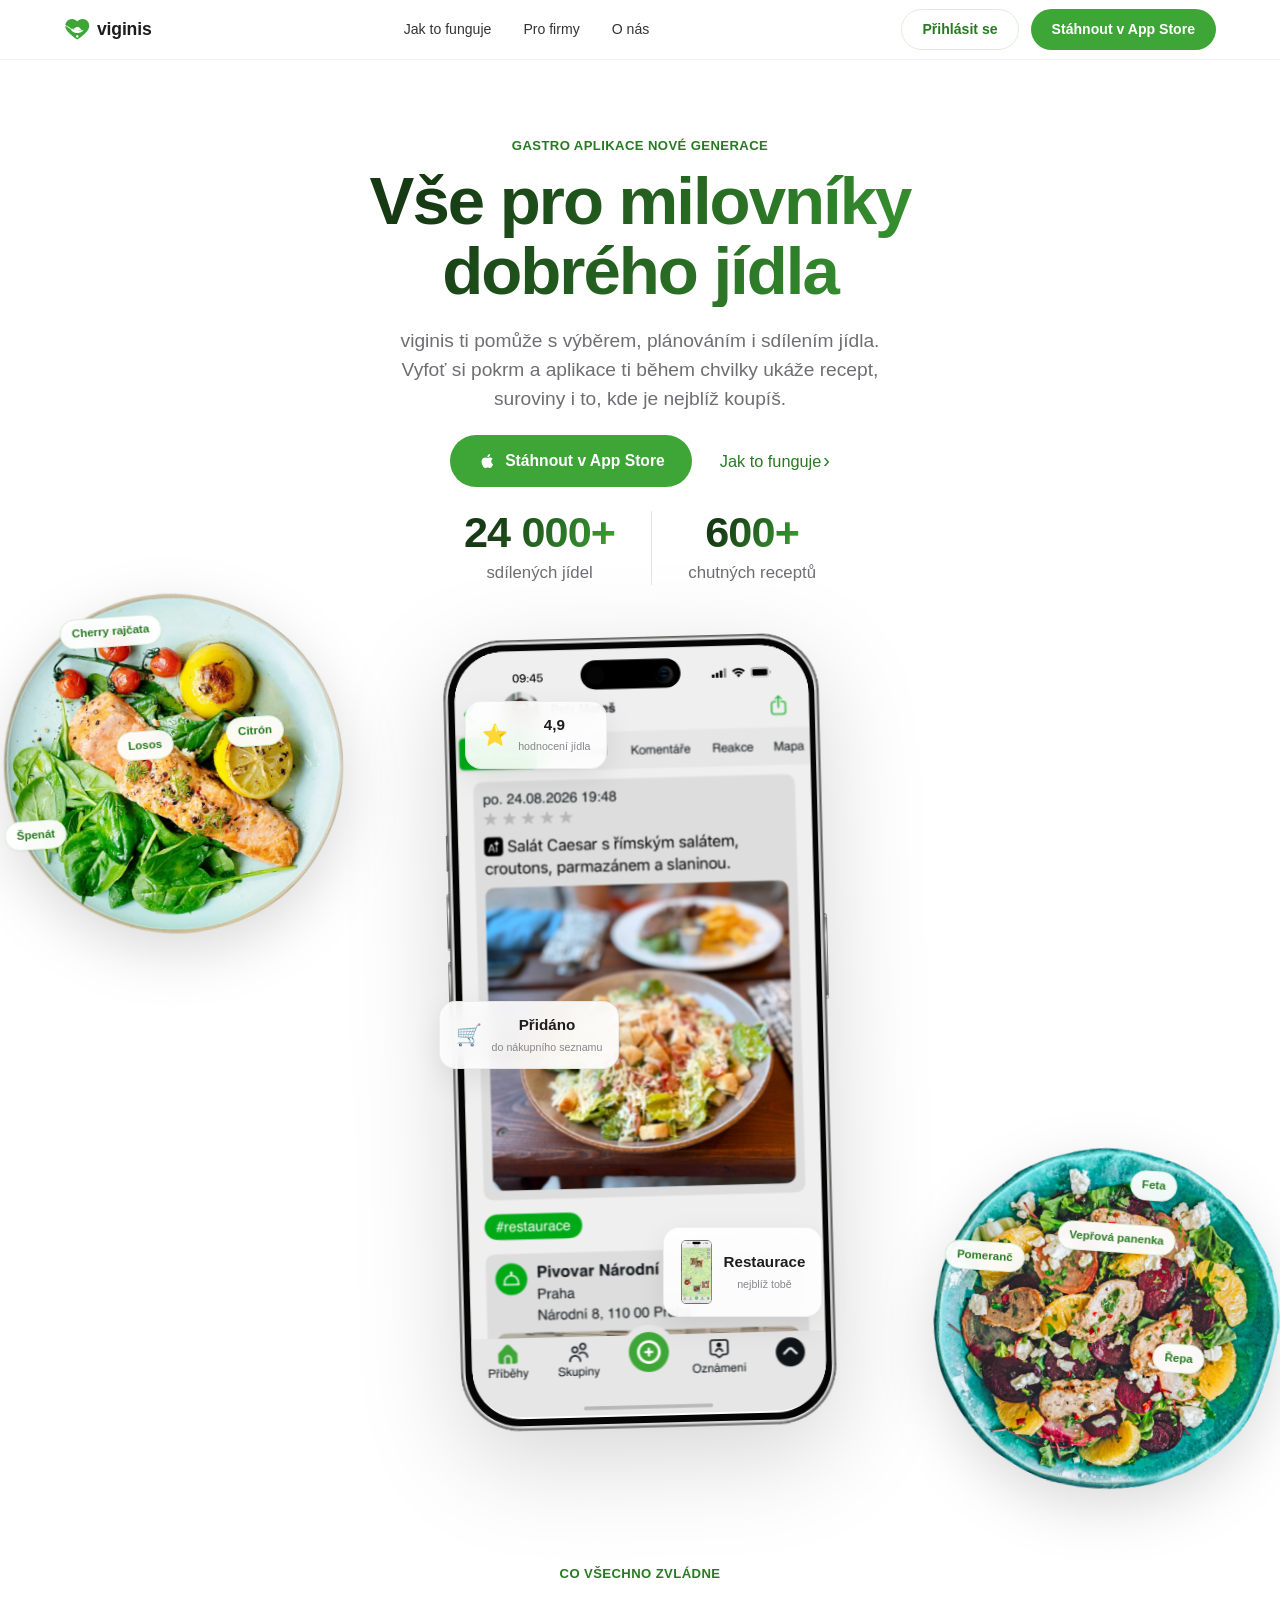
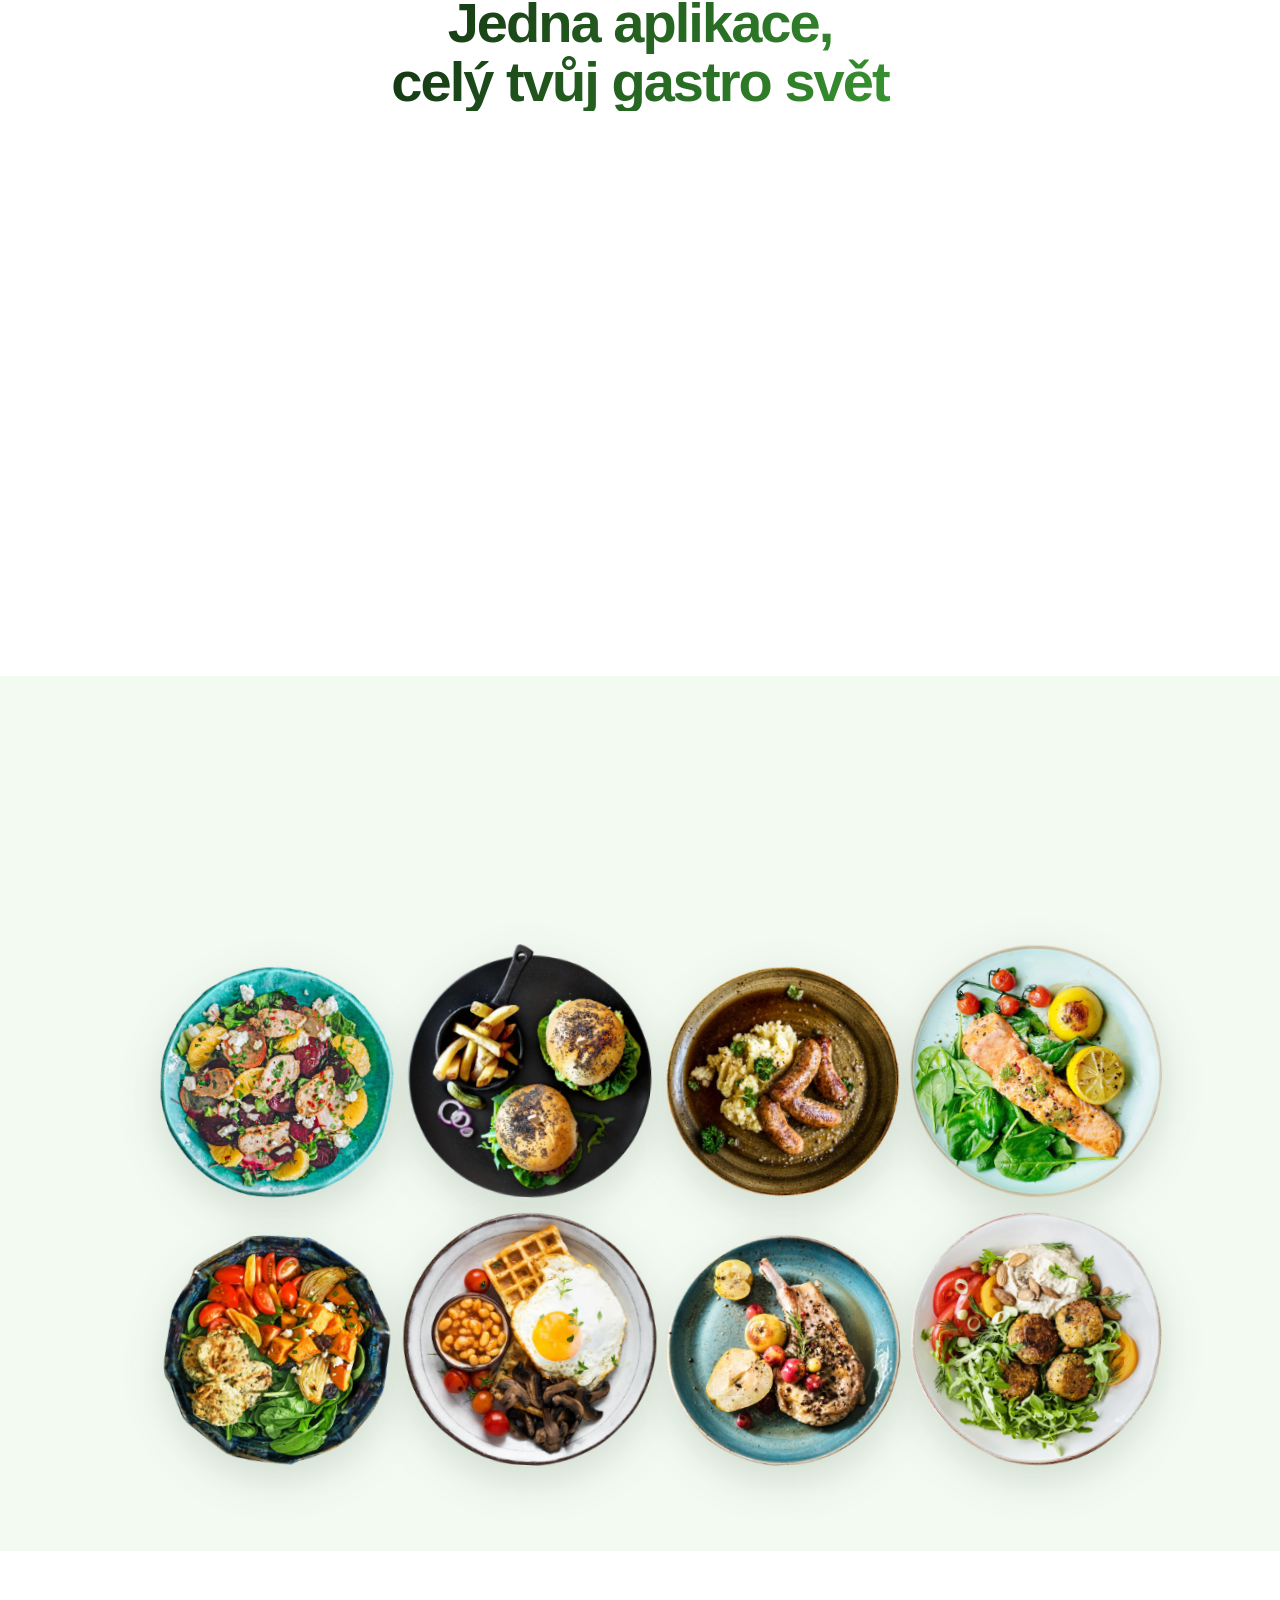
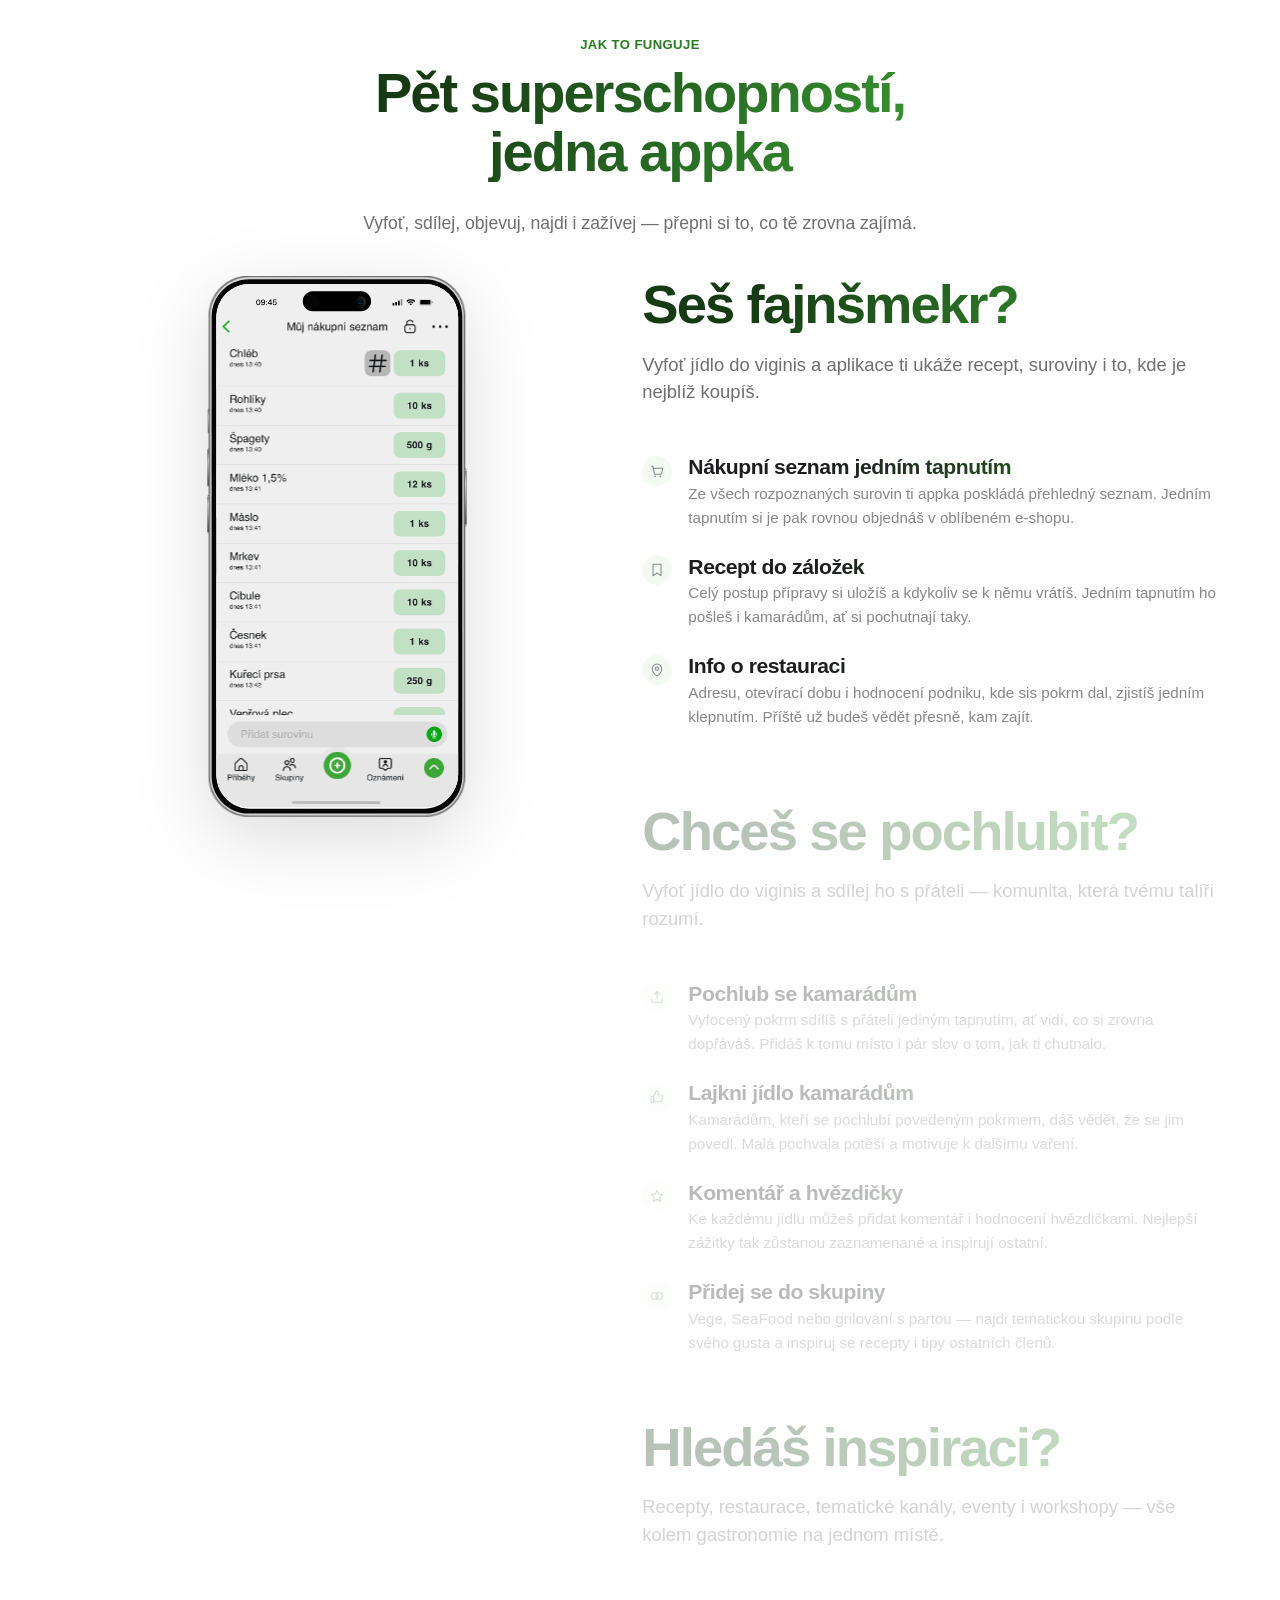
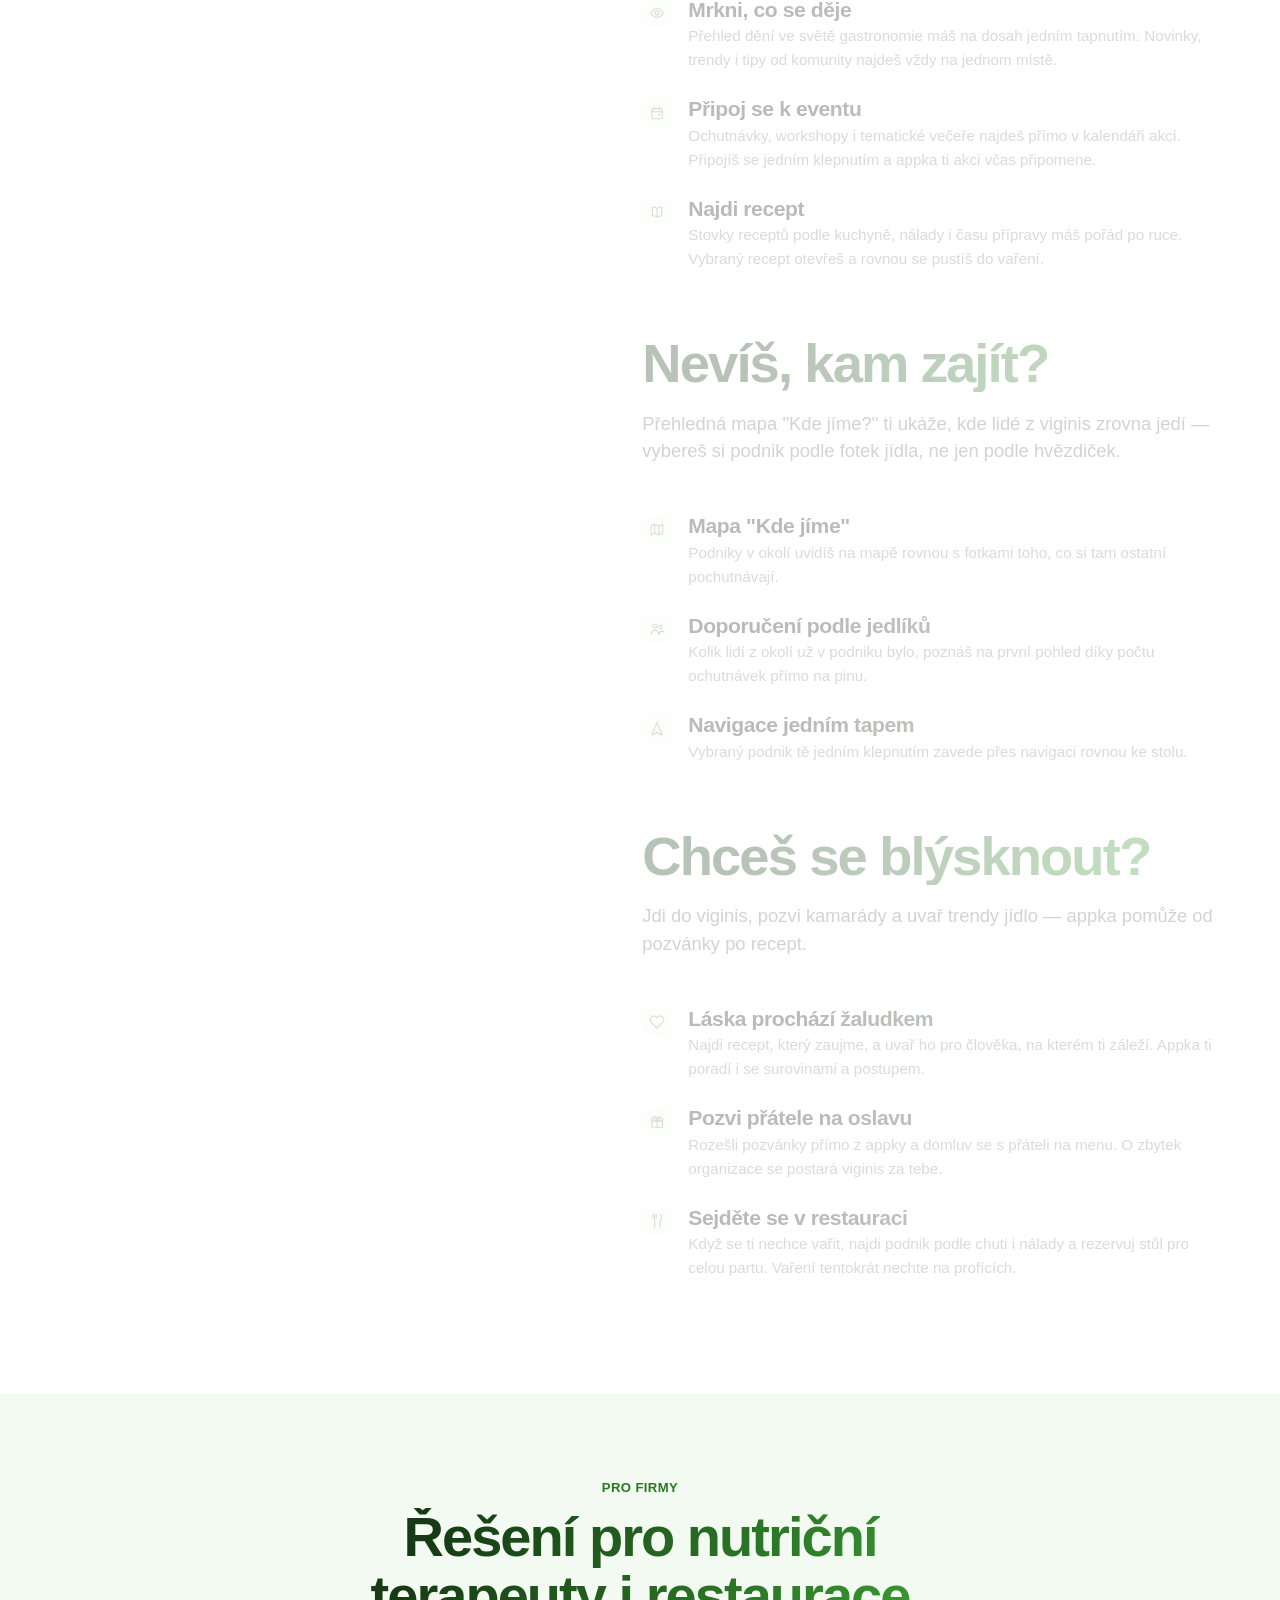
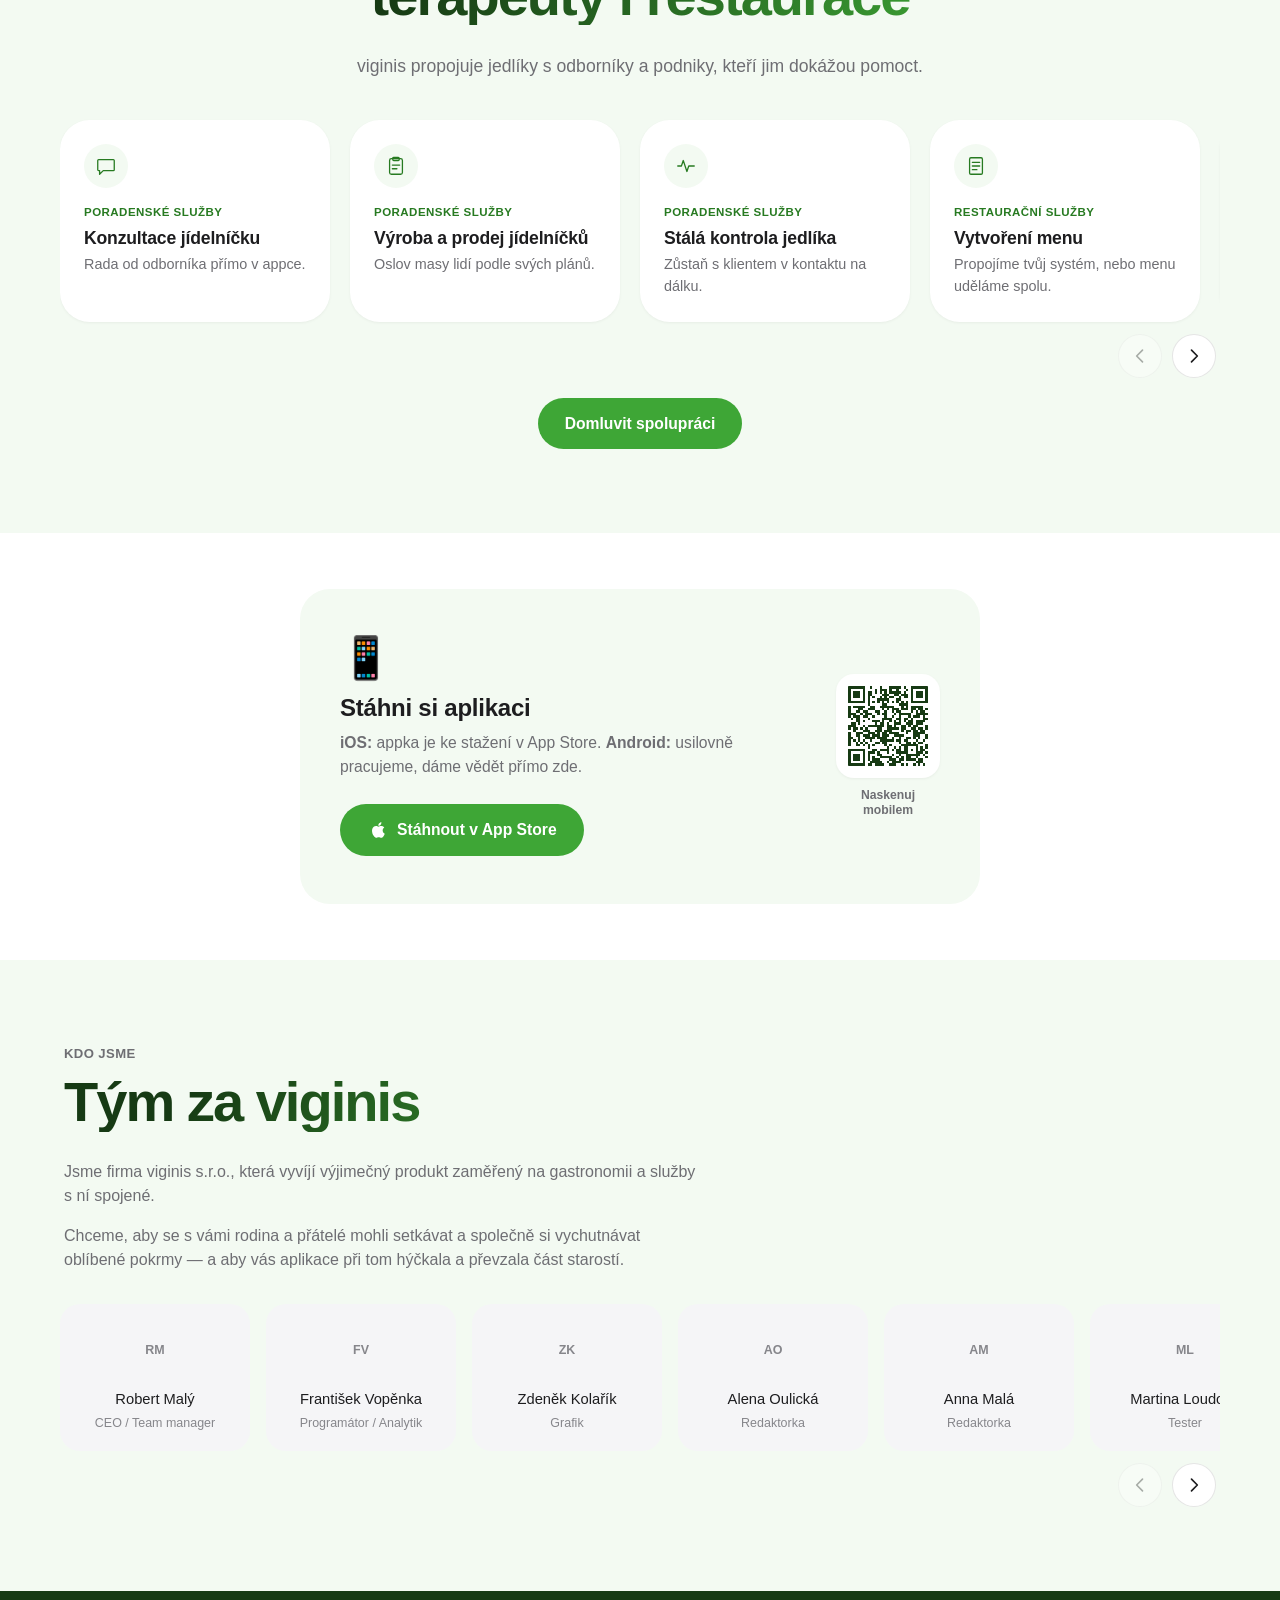
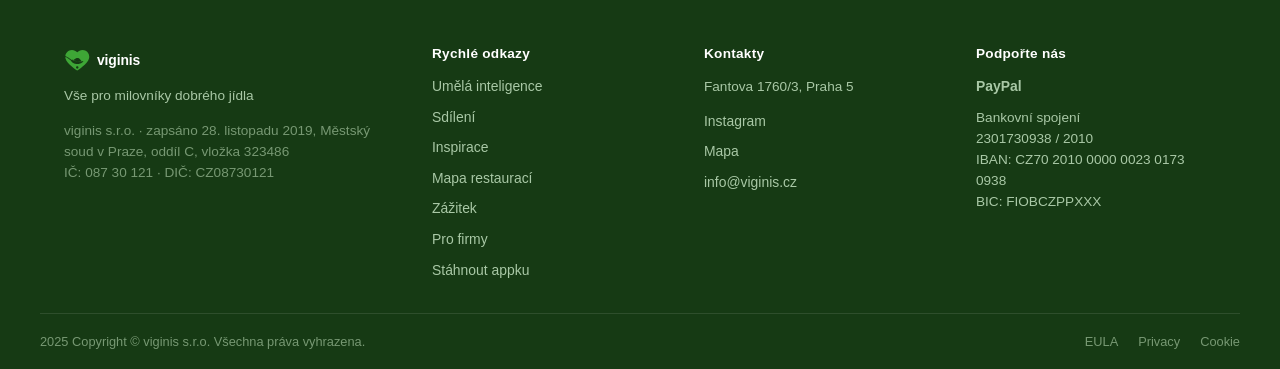
<file: index.html>
<!DOCTYPE html>
<html lang="cs">
<head>
<meta charset="UTF-8">
<meta name="viewport" content="width=device-width, initial-scale=1.0">
<title>viginis — Vše pro milovníky dobrého jídla</title>
<meta name="description" content="viginis je aplikace pro gastronomii: rozpoznání jídla pomocí AI, sdílení, plánování, objednávky a zážitky s přáteli.">

<meta property="og:type" content="website">
<meta property="og:url" content="https://zdkdsgn.github.io/viginis-web/">
<meta property="og:site_name" content="viginis">
<meta property="og:title" content="viginis — Vše pro milovníky dobrého jídla">
<meta property="og:description" content="viginis je aplikace pro gastronomii: rozpoznání jídla pomocí AI, sdílení, plánování, objednávky a zážitky s přáteli.">
<meta property="og:image" content="https://zdkdsgn.github.io/viginis-web/assets/img/og-image.jpg">
<meta property="og:image:width" content="1200">
<meta property="og:image:height" content="630">
<meta property="og:locale" content="cs_CZ">
<meta name="twitter:card" content="summary_large_image">
<meta name="twitter:title" content="viginis — Vše pro milovníky dobrého jídla">
<meta name="twitter:description" content="viginis je aplikace pro gastronomii: rozpoznání jídla pomocí AI, sdílení, plánování, objednávky a zážitky s přáteli.">
<meta name="twitter:image" content="https://zdkdsgn.github.io/viginis-web/assets/img/og-image.jpg">

<link rel="icon" type="image/svg+xml" href="assets/img/logo-icon.svg">
<link rel="apple-touch-icon" href="assets/img/apple-touch-icon.png">
<meta name="theme-color" content="#3EA636">
<link rel="stylesheet" href="assets/css/style.css?v=54">
</head>
<body>

<div class="cursor-glow" id="cursorGlow" aria-hidden="true"></div>

<!-- ================= HEADER ================= -->
<header class="site-header" id="top">
  <div class="container header-inner">
    <a href="#top" class="brand">
      <span class="brand-mark" aria-hidden="true">
        <img src="assets/img/logo-icon.svg" width="30" height="30" alt="">
      </span>
      <span class="brand-word">viginis</span>
    </a>

    <nav class="main-nav" id="mainNav" aria-label="Hlavní navigace">
      <ul>
        <li><a href="#jak-to-funguje">Jak to funguje</a></li>
        <li><a href="#b2b">Pro firmy</a></li>
        <li><a href="#o-nas">O nás</a></li>
      </ul>
    </nav>

    <div class="header-actions">
      <a href="app/" class="btn btn-secondary btn-sm">Přihlásit se</a>
      <a href="https://apps.apple.com/cz/app/viginis/id1537165509" target="_blank" rel="noopener" class="btn btn-primary btn-sm">Stáhnout v App Store</a>
      <button class="nav-toggle" id="navToggle" aria-label="Otevřít menu" aria-expanded="false" aria-controls="mainNav">
        <span></span><span></span><span></span>
      </button>
    </div>
  </div>
</header>

<main>

  <!-- ================= HERO ================= -->
  <section class="hero">
    <div class="container hero-grid">
      <div class="hero-copy reveal">
        <p class="eyebrow">Gastro aplikace nové generace</p>
        <h1>Vše pro milovníky dobrého jídla</h1>
        <p class="hero-lead">
          viginis ti pomůže s výběrem, plánováním i sdílením jídla. Vyfoť si pokrm a aplikace ti
          během chvilky ukáže recept, suroviny i to, kde je nejblíž koupíš.
        </p>
        <div class="hero-cta">
          <a href="https://apps.apple.com/cz/app/viginis/id1537165509" target="_blank" rel="noopener" class="btn btn-primary btn-store">
            <svg width="20" height="20" viewBox="0 0 24 24" fill="currentColor"><path d="M17.05 12.5c-.02-2.1 1.72-3.1 1.8-3.16-1-1.44-2.54-1.64-3.09-1.66-1.32-.14-2.57.77-3.24.77-.67 0-1.7-.75-2.8-.73-1.44.02-2.77.84-3.5 2.12-1.5 2.6-.38 6.44 1.07 8.55.71 1.03 1.56 2.19 2.68 2.15 1.08-.04 1.49-.7 2.79-.7 1.3 0 1.67.7 2.8.68 1.16-.02 1.9-1.05 2.6-2.09.82-1.2 1.16-2.36 1.18-2.42-.03-.01-2.26-.87-2.28-3.46zM14.9 6.2c.59-.71.98-1.7.87-2.7-.84.04-1.87.56-2.48 1.27-.55.62-1.02 1.63-.89 2.6.94.07 1.9-.48 2.5-1.17z"/></svg>
            Stáhnout v App Store
          </a>
          <a href="#jak-to-funguje" class="btn-link">
            Jak to funguje
            <span class="chevron" aria-hidden="true">›</span>
          </a>
        </div>
        <div class="hero-stats">
          <div class="hero-stat"><strong class="stat-count" data-count-to="24000">24 000+</strong><span>sdílených jídel</span></div>
          <div class="hero-stat"><strong class="stat-count" data-count-to="600">600+</strong><span>chutných receptů</span></div>
        </div>
      </div>

      <div class="hero-visual reveal" aria-hidden="true">
        <div class="hero-food hero-food--tl ai-tag-visual">
          <img src="assets/img/jidlo_4.webp" alt="Losos se špenátem, cherry rajčaty a citrónem">
          <span class="ai-scan-line" aria-hidden="true"></span>
          <span class="ai-tag" style="top:6%; left:20%;">Cherry rajčata</span>
          <span class="ai-tag" style="top:40%; left:34%;">Losos</span>
          <span class="ai-tag" style="top:64%; left:0%;">Špenát</span>
          <span class="ai-tag" style="top:38%; left:66%;">Citrón</span>
        </div>
        <div class="hero-phone-wrap">
          <img class="phone-shot phone-shot--hero" src="assets/img/screen-ai.svg?v=1" alt="Ukázka obrazovky aplikace viginis se sdíleným jídelníčkem a AI rozpoznáním jídla">
          <div class="float-card float-card--top">
            <span class="float-icon">⭐</span>
            <div><strong>4,9</strong><small>hodnocení jídla</small></div>
          </div>
          <div class="float-card float-card--bottom">
            <img class="float-thumb" src="assets/img/screen-mapa.svg?v=1" alt="">
            <div><strong>Restaurace</strong><small>nejblíž tobě</small></div>
          </div>
          <div class="float-card float-card--left">
            <span class="float-icon">🛒</span>
            <div><strong>Přidáno</strong><small>do nákupního seznamu</small></div>
          </div>
        </div>
        <div class="hero-food hero-food--br ai-tag-visual">
          <img src="assets/img/jidlo_1.webp" alt="Salát s pečenou řepou, pomerančem, vepřovou panenkou a fetou">
          <span class="ai-scan-line" aria-hidden="true"></span>
          <span class="ai-tag" style="top:6%; left:54%;">Feta</span>
          <span class="ai-tag" style="top:22%; left:34%;">Vepřová panenka</span>
          <span class="ai-tag" style="top:30%; left:2%;">Pomeranč</span>
          <span class="ai-tag" style="top:56%; left:64%;">Řepa</span>
        </div>
      </div>
    </div>
  </section>

  <!-- ================= FEATURE BENTO ================= -->
  <section class="section features-bento">
    <div class="container">
      <div class="section-head reveal">
        <p class="eyebrow">Co všechno zvládne</p>
        <h2>Jedna aplikace, celý tvůj gastro svět</h2>
      </div>

      <div class="bento-grid">
        <article class="bento-card reveal">
          <span class="bento-bg-icon" aria-hidden="true">
            <svg viewBox="0 0 24 24" fill="none"><path d="M20.42 4.58a5.4 5.4 0 0 0-7.65 0L12 5.36l-.77-.78a5.4 5.4 0 0 0-7.65 0C1.46 6.7 1.33 10.28 4 13l8 8 8-8c2.67-2.72 2.54-6.3.42-8.42z" stroke="currentColor" stroke-width="1.4" stroke-linejoin="round"/></svg>
          </span>
          <span class="icon-badge">
            <svg width="26" height="26" viewBox="0 0 24 24" fill="none"><path d="M20.42 4.58a5.4 5.4 0 0 0-7.65 0L12 5.36l-.77-.78a5.4 5.4 0 0 0-7.65 0C1.46 6.7 1.33 10.28 4 13l8 8 8-8c2.67-2.72 2.54-6.3.42-8.42z" stroke="currentColor" stroke-width="1.6" stroke-linejoin="round"/></svg>
          </span>
          <h3>Životospráva</h3>
          <p>Měj přehled o své životosprávě, jez, kdy to vyhovuje tvému tělu, a odpočívej efektivně i aktivně.</p>
        </article>

        <article class="bento-card reveal">
          <span class="bento-bg-icon" aria-hidden="true">
            <svg viewBox="0 0 24 24" fill="none"><circle cx="18" cy="5" r="3" stroke="currentColor" stroke-width="1.4"/><circle cx="6" cy="12" r="3" stroke="currentColor" stroke-width="1.4"/><circle cx="18" cy="19" r="3" stroke="currentColor" stroke-width="1.4"/><path d="M8.6 13.5l6.8 4M15.4 6.5l-6.8 4" stroke="currentColor" stroke-width="1.4" stroke-linecap="round"/></svg>
          </span>
          <span class="icon-badge">
            <svg width="24" height="24" viewBox="0 0 24 24" fill="none"><circle cx="18" cy="5" r="3" stroke="currentColor" stroke-width="1.6"/><circle cx="6" cy="12" r="3" stroke="currentColor" stroke-width="1.6"/><circle cx="18" cy="19" r="3" stroke="currentColor" stroke-width="1.6"/><path d="M8.6 13.5l6.8 4M15.4 6.5l-6.8 4" stroke="currentColor" stroke-width="1.6" stroke-linecap="round"/></svg>
          </span>
          <h3>Sdílejte</h3>
          <p>Ukaž blízkým, co jíš, pochlub se úspěchy a vyjádři svůj názor.</p>
        </article>

        <article class="bento-card reveal">
          <span class="bento-bg-icon" aria-hidden="true">
            <svg viewBox="0 0 24 24" fill="none"><rect x="3" y="4.5" width="18" height="16" rx="2.5" stroke="currentColor" stroke-width="1.4"/><path d="M8 3v3.5M16 3v3.5M3.5 9.5h17" stroke="currentColor" stroke-width="1.4" stroke-linecap="round"/><circle cx="8.2" cy="14" r="1" fill="currentColor"/><circle cx="12" cy="14" r="1" fill="currentColor"/><circle cx="15.8" cy="14" r="1" fill="currentColor"/></svg>
          </span>
          <span class="icon-badge">
            <svg width="24" height="24" viewBox="0 0 24 24" fill="none"><rect x="3" y="4.5" width="18" height="16" rx="2.5" stroke="currentColor" stroke-width="1.6"/><path d="M8 3v3.5M16 3v3.5M3.5 9.5h17" stroke="currentColor" stroke-width="1.6" stroke-linecap="round"/><circle cx="8.2" cy="14" r="1" fill="currentColor"/><circle cx="12" cy="14" r="1" fill="currentColor"/><circle cx="15.8" cy="14" r="1" fill="currentColor"/></svg>
          </span>
          <h3>Plánujte</h3>
          <p>Naplánuj dopředu, kde, kdy a s kým budeš jíst — na vše potřebné včas upozorníme.</p>
        </article>

        <article class="bento-card reveal">
          <span class="bento-bg-icon" aria-hidden="true">
            <svg viewBox="0 0 24 24" fill="none"><path d="M6 2 3 6v14a2 2 0 0 0 2 2h14a2 2 0 0 0 2-2V6l-3-4z" stroke="currentColor" stroke-width="1.4" stroke-linejoin="round"/><path d="M3 6h18M16 10a4 4 0 0 1-8 0" stroke="currentColor" stroke-width="1.4" stroke-linecap="round"/></svg>
          </span>
          <span class="icon-badge">
            <svg width="24" height="24" viewBox="0 0 24 24" fill="none"><path d="M6 2 3 6v14a2 2 0 0 0 2 2h14a2 2 0 0 0 2-2V6l-3-4z" stroke="currentColor" stroke-width="1.6" stroke-linejoin="round"/><path d="M3 6h18M16 10a4 4 0 0 1-8 0" stroke="currentColor" stroke-width="1.6" stroke-linecap="round"/></svg>
          </span>
          <h3>Rozmazlujte se</h3>
          <p>Zapomeň na běhání po nákupech — připravíme ti seznam a objednáme jídlo až domů.</p>
        </article>

        <article class="bento-card reveal">
          <span class="bento-bg-icon" aria-hidden="true">
            <svg viewBox="0 0 24 24" fill="none"><path d="M12 2.5l3.09 6.26L22 9.77l-5 4.87 1.18 6.86L12 18.27l-6.18 3.23L7 14.64 2 9.77l6.91-1.01L12 2.5z" stroke="currentColor" stroke-width="1.4" stroke-linejoin="round"/></svg>
          </span>
          <span class="icon-badge">
            <svg width="24" height="24" viewBox="0 0 24 24" fill="none"><path d="M12 2.5l3.09 6.26L22 9.77l-5 4.87 1.18 6.86L12 18.27l-6.18 3.23L7 14.64 2 9.77l6.91-1.01L12 2.5z" stroke="currentColor" stroke-width="1.6" stroke-linejoin="round"/></svg>
          </span>
          <h3>Vychutnávejte</h3>
          <p>Rezervujeme místo v restauraci, rozešleme pozvánky přátelům a doporučíme nejlepší jídlo.</p>
        </article>

        <article class="bento-card reveal">
          <span class="bento-bg-icon" aria-hidden="true">
            <svg viewBox="0 0 24 24" fill="none"><path d="M4 21v-7M4 10.5V3M12 21v-9M12 8.5V3M20 21v-5M20 12.5V3" stroke="currentColor" stroke-width="1.4" stroke-linecap="round"/><circle cx="4" cy="12.5" r="1.8" fill="currentColor"/><circle cx="12" cy="10.5" r="1.8" fill="currentColor"/><circle cx="20" cy="14.5" r="1.8" fill="currentColor"/></svg>
          </span>
          <span class="icon-badge">
            <svg width="24" height="24" viewBox="0 0 24 24" fill="none"><path d="M4 21v-7M4 10.5V3M12 21v-9M12 8.5V3M20 21v-5M20 12.5V3" stroke="currentColor" stroke-width="1.6" stroke-linecap="round"/><circle cx="4" cy="12.5" r="1.8" fill="currentColor"/><circle cx="12" cy="10.5" r="1.8" fill="currentColor"/><circle cx="20" cy="14.5" r="1.8" fill="currentColor"/></svg>
          </span>
          <h3>Vše pod kontrolou</h3>
          <p>Pomůžeme ti dodržovat pravidelnou stravu a poradíme, jak zlepšit stravovací návyky.</p>
        </article>
      </div>
    </div>
  </section>

  <!-- ================= GALERIE CHUTÍ ================= -->
  <section class="section food-gallery-section alt-bg">
    <div class="container">
      <div class="section-head reveal">
        <p class="eyebrow">Chuťovky z komunity</p>
        <h2>Na co dnes dostaneš chuť?</h2>
        <p class="section-lead">Talíře, které lidé ve viginis sdílejí každý den — od lehkých salátů po víkendové speciality.</p>
      </div>

      <div class="food-gallery reveal">
        <figure class="food-item"><img src="assets/img/jidlo_1.webp" alt="Salát s vepřovou panenkou, řepou a pomerančem" loading="lazy"></figure>
        <figure class="food-item"><img src="assets/img/jidlo_2.webp" alt="Burger s hranolky a nakládanou zeleninou" loading="lazy"></figure>
        <figure class="food-item"><img src="assets/img/jidlo_3.webp" alt="Klobásy s bramborovou kaší" loading="lazy"></figure>
        <figure class="food-item"><img src="assets/img/jidlo_4.webp" alt="Pečený losos se špenátem a citronem" loading="lazy"></figure>
        <figure class="food-item"><img src="assets/img/jidlo_6.webp" alt="Salát s rajčaty, fenyklem a dýní" loading="lazy"></figure>
        <figure class="food-item"><img src="assets/img/jidlo_7.webp" alt="Vaflové snídaně s vejcem a houbami" loading="lazy"></figure>
        <figure class="food-item"><img src="assets/img/jidlo_8.webp" alt="Pečené kotlety s jablky a brusinkami" loading="lazy"></figure>
        <figure class="food-item"><img src="assets/img/jidlo_9.webp" alt="Quinoa placičky s hummusem a mandlemi" loading="lazy"></figure>
      </div>
    </div>
  </section>

  <!-- ================= JAK TO FUNGUJE (sloučené AI / Sdílení / Inspirace / Zážitek) ================= -->
  <section class="section showcase-section" id="jak-to-funguje">
    <div class="container">
      <div class="section-head reveal">
        <p class="eyebrow">Jak to funguje</p>
        <h2>Pět superschopností, jedna appka</h2>
        <p class="section-lead">Vyfoť, sdílej, objevuj, najdi i zažívej — přepni si to, co tě zrovna zajímá.</p>
      </div>

      <div class="story">
        <div class="story-visual">
          <div class="story-visual-inner">
            <img class="phone-shot story-img is-active" data-story="ai" src="assets/img/screen-nakupni-seznam.svg?v=1" alt="Ukázka obrazovky aplikace s nákupním seznamem surovin rozpoznaných z fotky jídla">
            <img class="phone-shot story-img" data-story="sdileni" src="assets/img/screen-sdileni.svg?v=1" alt="Ukázka obrazovky aplikace se sdílením vyfoceného jídla s přáteli">
            <img class="phone-shot story-img" data-story="inspirace" src="assets/img/screen-inspirace.svg?v=1" alt="Ukázka obrazovky aplikace s inspirací — recepty, eventy a tematické kanály">
            <img class="phone-shot story-img" data-story="mapa" src="assets/img/screen-mapa.svg?v=1" alt="Ukázka obrazovky aplikace s mapou restaurací v okolí">
            <img class="phone-shot story-img" data-story="zazitek" src="assets/img/screen-zazitek.svg?v=1" alt="Ukázka obrazovky aplikace s pozvánkou na společný gastro zážitek">
          </div>
        </div>

        <div class="story-text">
          <div class="story-block is-active" data-story="ai" id="ai">
            <img class="phone-shot story-inline-img" src="assets/img/screen-nakupni-seznam.svg?v=1" alt="Ukázka obrazovky aplikace s nákupním seznamem surovin rozpoznaných z fotky jídla">
            <h3>Seš fajnšmekr?</h3>
            <p class="lead">Vyfoť jídlo do viginis a aplikace ti ukáže recept, suroviny i to, kde je nejblíž koupíš.</p>
            <ul class="feature-list">
              <li>
                <span class="tap-icon"><svg viewBox="0 0 24 24" fill="none"><path d="M4 5h2l1.7 10.2a2 2 0 0 0 2 1.8h7.6a2 2 0 0 0 2-1.6L20.5 8H7" stroke="currentColor" stroke-width="1.6" stroke-linecap="round" stroke-linejoin="round"/><circle cx="9.5" cy="20" r="1.3" fill="currentColor" stroke="none"/><circle cx="17" cy="20" r="1.3" fill="currentColor" stroke="none"/></svg></span>
                <div><strong>Nákupní seznam jedním tapnutím</strong><span>Ze všech rozpoznaných surovin ti appka poskládá přehledný seznam. Jedním tapnutím si je pak rovnou objednáš v oblíbeném e-shopu.</span></div>
              </li>
              <li>
                <span class="tap-icon"><svg viewBox="0 0 24 24" fill="none"><path d="M6 3.5h12v17l-6-4-6 4v-17z" stroke="currentColor" stroke-width="1.6" stroke-linejoin="round"/></svg></span>
                <div><strong>Recept do záložek</strong><span>Celý postup přípravy si uložíš a kdykoliv se k němu vrátíš. Jedním tapnutím ho pošleš i kamarádům, ať si pochutnají taky.</span></div>
              </li>
              <li>
                <span class="tap-icon"><svg viewBox="0 0 24 24" fill="none"><path d="M12 21s-7-4.5-7-11a7 7 0 0 1 14 0c0 6.5-7 11-7 11z" stroke="currentColor" stroke-width="1.6" stroke-linejoin="round"/><circle cx="12" cy="10" r="2.5" stroke="currentColor" stroke-width="1.6"/></svg></span>
                <div><strong>Info o restauraci</strong><span>Adresu, otevírací dobu i hodnocení podniku, kde sis pokrm dal, zjistíš jedním klepnutím. Příště už budeš vědět přesně, kam zajít.</span></div>
              </li>
            </ul>
          </div>

          <div class="story-block" data-story="sdileni" id="sdileni">
            <img class="phone-shot story-inline-img" src="assets/img/screen-sdileni.svg?v=1" alt="Ukázka obrazovky aplikace se sdílením vyfoceného jídla s přáteli">
            <h3>Chceš se pochlubit?</h3>
            <p class="lead">Vyfoť jídlo do viginis a sdílej ho s přáteli — komunita, která tvému talíři rozumí.</p>
            <ul class="feature-list">
              <li>
                <span class="tap-icon"><svg viewBox="0 0 24 24" fill="none"><path d="M12 15V4M12 4l-4 4M12 4l4 4" stroke="currentColor" stroke-width="1.6" stroke-linecap="round" stroke-linejoin="round"/><path d="M4 15v3a2 2 0 0 0 2 2h12a2 2 0 0 0 2-2v-3" stroke="currentColor" stroke-width="1.6" stroke-linecap="round" stroke-linejoin="round"/></svg></span>
                <div><strong>Pochlub se kamarádům</strong><span>Vyfocený pokrm sdílíš s přáteli jediným tapnutím, ať vidí, co si zrovna dopřáváš. Přidáš k tomu místo i pár slov o tom, jak ti chutnalo.</span></div>
              </li>
              <li>
                <span class="tap-icon"><svg viewBox="0 0 24 24" fill="none"><path d="M7 20H4a1 1 0 0 1-1-1v-7a1 1 0 0 1 1-1h3v9z" stroke="currentColor" stroke-width="1.6" stroke-linejoin="round"/><path d="M7 11l3.5-7a2 2 0 0 1 3.6 1.2L13.2 9H19a2 2 0 0 1 1.9 2.6l-1.8 6A2 2 0 0 1 17.2 19H10a3 3 0 0 1-3-3v-5z" stroke="currentColor" stroke-width="1.6" stroke-linejoin="round"/></svg></span>
                <div><strong>Lajkni jídlo kamarádům</strong><span>Kamarádům, kteří se pochlubí povedeným pokrmem, dáš vědět, že se jim povedl. Malá pochvala potěší a motivuje k dalšímu vaření.</span></div>
              </li>
              <li>
                <span class="tap-icon"><svg viewBox="0 0 24 24" fill="none"><path d="M12 3.5l2.6 5.6 6.1.7-4.5 4.2 1.2 6-5.4-3-5.4 3 1.2-6-4.5-4.2 6.1-.7z" stroke="currentColor" stroke-width="1.6" stroke-linejoin="round"/></svg></span>
                <div><strong>Komentář a hvězdičky</strong><span>Ke každému jídlu můžeš přidat komentář i hodnocení hvězdičkami. Nejlepší zážitky tak zůstanou zaznamenané a inspirují ostatní.</span></div>
              </li>
              <li>
                <span class="tap-icon"><svg viewBox="0 0 24 24" fill="none"><circle cx="8.5" cy="12" r="5" stroke="currentColor" stroke-width="1.6"/><circle cx="15.5" cy="12" r="5" stroke="currentColor" stroke-width="1.6"/></svg></span>
                <div><strong>Přidej se do skupiny</strong><span>Vege, SeaFood nebo grilování s partou — najdi tematickou skupinu podle svého gusta a inspiruj se recepty i tipy ostatních členů.</span></div>
              </li>
            </ul>
          </div>

          <div class="story-block" data-story="inspirace" id="inspirace">
            <img class="phone-shot story-inline-img" src="assets/img/screen-inspirace.svg?v=1" alt="Ukázka obrazovky aplikace s inspirací — recepty, eventy a tematické kanály">
            <h3>Hledáš inspiraci?</h3>
            <p class="lead">Recepty, restaurace, tematické kanály, eventy i workshopy — vše kolem gastronomie na jednom místě.</p>
            <ul class="feature-list">
              <li>
                <span class="tap-icon"><svg viewBox="0 0 24 24" fill="none"><path d="M2.5 12S6 5.5 12 5.5 21.5 12 21.5 12 18 18.5 12 18.5 2.5 12 2.5 12z" stroke="currentColor" stroke-width="1.6" stroke-linejoin="round"/><circle cx="12" cy="12" r="3" stroke="currentColor" stroke-width="1.6"/></svg></span>
                <div><strong>Mrkni, co se děje</strong><span>Přehled dění ve světě gastronomie máš na dosah jedním tapnutím. Novinky, trendy i tipy od komunity najdeš vždy na jednom místě.</span></div>
              </li>
              <li>
                <span class="tap-icon"><svg viewBox="0 0 24 24" fill="none"><rect x="4" y="5.5" width="16" height="15" rx="2" stroke="currentColor" stroke-width="1.6"/><path d="M4 10h16M8 3v4M16 3v4" stroke="currentColor" stroke-width="1.6" stroke-linecap="round"/><circle cx="15.5" cy="14.5" r="1.6" fill="currentColor" stroke="none"/></svg></span>
                <div><strong>Připoj se k eventu</strong><span>Ochutnávky, workshopy i tematické večeře najdeš přímo v kalendáři akcí. Připojíš se jedním klepnutím a appka ti akci včas připomene.</span></div>
              </li>
              <li>
                <span class="tap-icon"><svg viewBox="0 0 24 24" fill="none"><path d="M12 6.5c-1.6-1.3-4-2-7-2v13c3 0 5.4.7 7 2 1.6-1.3 4-2 7-2v-13c-3 0-5.4.7-7 2z" stroke="currentColor" stroke-width="1.6" stroke-linejoin="round"/><path d="M12 6.5v13" stroke="currentColor" stroke-width="1.6"/></svg></span>
                <div><strong>Najdi recept</strong><span>Stovky receptů podle kuchyně, nálady i času přípravy máš pořád po ruce. Vybraný recept otevřeš a rovnou se pustíš do vaření.</span></div>
              </li>
            </ul>
          </div>

          <div class="story-block" data-story="mapa" id="mapa">
            <img class="phone-shot story-inline-img" src="assets/img/screen-mapa.svg?v=1" alt="Ukázka obrazovky aplikace s mapou restaurací v okolí">
            <h3>Nevíš, kam zajít?</h3>
            <p class="lead">Přehledná mapa "Kde jíme?" ti ukáže, kde lidé z viginis zrovna jedí — vybereš si podnik podle fotek jídla, ne jen podle hvězdiček.</p>
            <ul class="feature-list">
              <li>
                <span class="tap-icon"><svg viewBox="0 0 24 24" fill="none"><path d="M3 6l5.5-2.5L15 6l5.5-2.5V17L15 19.5 9 17l-6 2.5V6z" stroke="currentColor" stroke-width="1.6" stroke-linejoin="round"/><path d="M8.5 3.5v13.5M15 6v13.5" stroke="currentColor" stroke-width="1.6"/></svg></span>
                <div><strong>Mapa "Kde jíme"</strong><span>Podniky v okolí uvidíš na mapě rovnou s fotkami toho, co si tam ostatní pochutnávají.</span></div>
              </li>
              <li>
                <span class="tap-icon"><svg viewBox="0 0 24 24" fill="none"><circle cx="9" cy="8" r="3" stroke="currentColor" stroke-width="1.6"/><path d="M3.5 20c0-3.5 2.5-6 5.5-6s5.5 2.5 5.5 6" stroke="currentColor" stroke-width="1.6" stroke-linecap="round"/><circle cx="17.5" cy="9" r="2.4" stroke="currentColor" stroke-width="1.6"/><path d="M15 20c.3-2.8 2-4.8 4.2-4.8 1 0 1.9.3 2.6.9" stroke="currentColor" stroke-width="1.6" stroke-linecap="round"/></svg></span>
                <div><strong>Doporučení podle jedlíků</strong><span>Kolik lidí z okolí už v podniku bylo, poznáš na první pohled díky počtu ochutnávek přímo na pinu.</span></div>
              </li>
              <li>
                <span class="tap-icon"><svg viewBox="0 0 24 24" fill="none"><path d="M12 2 4.5 20.3a.55.55 0 0 0 .82.6L12 17l6.68 3.9a.55.55 0 0 0 .82-.6L12 2Z" stroke="currentColor" stroke-width="1.6" stroke-linejoin="round"/></svg></span>
                <div><strong>Navigace jedním tapem</strong><span>Vybraný podnik tě jedním klepnutím zavede přes navigaci rovnou ke stolu.</span></div>
              </li>
            </ul>
          </div>

          <div class="story-block" data-story="zazitek" id="zazitek">
            <img class="phone-shot story-inline-img" src="assets/img/screen-zazitek.svg?v=1" alt="Ukázka obrazovky aplikace s pozvánkou na společný gastro zážitek">
            <h3>Chceš se blýsknout?</h3>
            <p class="lead">Jdi do viginis, pozvi kamarády a uvař trendy jídlo — appka pomůže od pozvánky po recept.</p>
            <ul class="feature-list">
              <li>
                <span class="tap-icon"><svg viewBox="0 0 24 24" fill="none"><path d="M20.42 4.58a5.4 5.4 0 0 0-7.65 0L12 5.36l-.77-.78a5.4 5.4 0 0 0-7.65 0C1.46 6.7 1.33 10.28 4 13l8 8 8-8c2.67-2.72 2.54-6.3.42-8.42z" stroke="currentColor" stroke-width="1.6" stroke-linejoin="round"/></svg></span>
                <div><strong>Láska prochází žaludkem</strong><span>Najdi recept, který zaujme, a uvař ho pro člověka, na kterém ti záleží. Appka ti poradí i se surovinami a postupem.</span></div>
              </li>
              <li>
                <span class="tap-icon"><svg viewBox="0 0 24 24" fill="none"><rect x="4" y="10" width="16" height="10" rx="1.5" stroke="currentColor" stroke-width="1.6"/><rect x="3" y="7" width="18" height="4" rx="1.2" stroke="currentColor" stroke-width="1.6"/><path d="M12 7v13" stroke="currentColor" stroke-width="1.6"/><path d="M12 7c-1.4-2.8-3.7-4-5.2-2.8-1.3 1-.5 2.8 1.2 2.8M12 7c1.4-2.8 3.7-4 5.2-2.8 1.3 1 .5 2.8-1.2 2.8" stroke="currentColor" stroke-width="1.6" stroke-linecap="round" stroke-linejoin="round"/></svg></span>
                <div><strong>Pozvi přátele na oslavu</strong><span>Rozešli pozvánky přímo z appky a domluv se s přáteli na menu. O zbytek organizace se postará viginis za tebe.</span></div>
              </li>
              <li>
                <span class="tap-icon"><svg viewBox="0 0 24 24" fill="none"><path d="M6 2v6M8.5 2v6M11 2v6M8.5 8v14" stroke="currentColor" stroke-width="1.6" stroke-linecap="round" stroke-linejoin="round"/><path d="M16.5 2c1.8.7 2.7 3 2.1 5.3-.4 1.6-1.4 2.5-2.1 2.9v11.8" stroke="currentColor" stroke-width="1.6" stroke-linecap="round" stroke-linejoin="round"/></svg></span>
                <div><strong>Sejděte se v restauraci</strong><span>Když se ti nechce vařit, najdi podnik podle chuti i nálady a rezervuj stůl pro celou partu. Vaření tentokrát nechte na profících.</span></div>
              </li>
            </ul>
          </div>
        </div>
      </div>
    </div>
  </section>

  <!-- ================= B2B (kompaktní přehled) ================= -->
  <section class="section b2b-section alt-bg" id="b2b">
    <div class="container">
      <div class="section-head reveal">
        <p class="eyebrow">Pro firmy</p>
        <h2>Řešení pro nutriční terapeuty i restaurace</h2>
        <p class="section-lead">viginis propojuje jedlíky s odborníky a podniky, kteří jim dokážou pomoct.</p>
      </div>

      <div class="b2b-carousel-wrap reveal">
        <div class="b2b-carousel" id="b2bCarousel">
          <article class="b2b-carousel-card">
            <span class="b2b-carousel-icon"><svg viewBox="0 0 24 24" fill="none"><path d="M4 5h16a1 1 0 0 1 1 1v10a1 1 0 0 1-1 1H9l-4 4v-4H4a1 1 0 0 1-1-1V6a1 1 0 0 1 1-1z" stroke="currentColor" stroke-width="1.4" stroke-linejoin="round"/></svg></span>
            <span class="b2b-carousel-eyebrow">Poradenské služby</span>
            <h3>Konzultace jídelníčku</h3>
            <p>Rada od odborníka přímo v appce.</p>
          </article>
          <article class="b2b-carousel-card">
            <span class="b2b-carousel-icon"><svg viewBox="0 0 24 24" fill="none"><rect x="5" y="4" width="14" height="17" rx="2" stroke="currentColor" stroke-width="1.4"/><rect x="8.5" y="2.5" width="7" height="3.5" rx="1" stroke="currentColor" stroke-width="1.4"/><path d="M8 11h8M8 15h5" stroke="currentColor" stroke-width="1.4" stroke-linecap="round"/></svg></span>
            <span class="b2b-carousel-eyebrow">Poradenské služby</span>
            <h3>Výroba a prodej jídelníčků</h3>
            <p>Oslov masy lidí podle svých plánů.</p>
          </article>
          <article class="b2b-carousel-card">
            <span class="b2b-carousel-icon"><svg viewBox="0 0 24 24" fill="none"><path d="M3 12h4l2-6 4 12 2-6h6" stroke="currentColor" stroke-width="1.4" stroke-linecap="round" stroke-linejoin="round"/></svg></span>
            <span class="b2b-carousel-eyebrow">Poradenské služby</span>
            <h3>Stálá kontrola jedlíka</h3>
            <p>Zůstaň s klientem v kontaktu na dálku.</p>
          </article>
          <article class="b2b-carousel-card">
            <span class="b2b-carousel-icon"><svg viewBox="0 0 24 24" fill="none"><rect x="5" y="3" width="14" height="18" rx="1.5" stroke="currentColor" stroke-width="1.4"/><path d="M8 8h8M8 12h8M8 16h5" stroke="currentColor" stroke-width="1.4" stroke-linecap="round"/></svg></span>
            <span class="b2b-carousel-eyebrow">Restaurační služby</span>
            <h3>Vytvoření menu</h3>
            <p>Propojíme tvůj systém, nebo menu uděláme spolu.</p>
          </article>
          <article class="b2b-carousel-card">
            <span class="b2b-carousel-icon"><svg viewBox="0 0 24 24" fill="none"><path d="M12 2.5l3.09 6.26L22 9.77l-5 4.87 1.18 6.86L12 18.27l-6.18 3.23L7 14.64 2 9.77l6.91-1.01L12 2.5z" stroke="currentColor" stroke-width="1.4" stroke-linejoin="round"/></svg></span>
            <span class="b2b-carousel-eyebrow">Restaurační služby</span>
            <h3>Hodnocení jídla</h3>
            <p>Reference strávníků na jednom místě.</p>
          </article>
          <article class="b2b-carousel-card">
            <span class="b2b-carousel-icon"><svg viewBox="0 0 24 24" fill="none"><rect x="3" y="5" width="18" height="16" rx="2" stroke="currentColor" stroke-width="1.4"/><path d="M8 3v4M16 3v4M3 9.5h18" stroke="currentColor" stroke-width="1.4" stroke-linecap="round"/><path d="M8.5 14.5l2 2 4-4.5" stroke="currentColor" stroke-width="1.4" stroke-linecap="round" stroke-linejoin="round"/></svg></span>
            <span class="b2b-carousel-eyebrow">Restaurační služby</span>
            <h3>Rezervační proces</h3>
            <p>Propojíme tvůj rezervační systém s viginis.</p>
          </article>
          <article class="b2b-carousel-card">
            <span class="b2b-carousel-icon"><svg viewBox="0 0 24 24" fill="none"><path d="M12 21s-7-4.5-7-11a7 7 0 0 1 14 0c0 6.5-7 11-7 11z" stroke="currentColor" stroke-width="1.4" stroke-linejoin="round"/><circle cx="12" cy="10" r="2.5" stroke="currentColor" stroke-width="1.4"/></svg></span>
            <span class="b2b-carousel-eyebrow">Restaurační služby</span>
            <h3>Lokátor restaurací</h3>
            <p>Podle GPS tě najdou hladoví jedlíci nablízku.</p>
          </article>
          <article class="b2b-carousel-card">
            <span class="b2b-carousel-icon"><svg viewBox="0 0 24 24" fill="none"><path d="M4 10V21h16V10" stroke="currentColor" stroke-width="1.4" stroke-linejoin="round"/><path d="M3 10l1.5-5h15L21 10" stroke="currentColor" stroke-width="1.4" stroke-linejoin="round"/><path d="M9 21v-6h6v6" stroke="currentColor" stroke-width="1.4" stroke-linejoin="round"/></svg></span>
            <span class="b2b-carousel-eyebrow">Integrace 3. stran</span>
            <h3>Restaurace</h3>
            <p>Všechna menu na jednom přehledném místě.</p>
          </article>
          <article class="b2b-carousel-card">
            <span class="b2b-carousel-icon"><svg viewBox="0 0 24 24" fill="none"><path d="M6 2 3 6v14a2 2 0 0 0 2 2h14a2 2 0 0 0 2-2V6l-3-4z" stroke="currentColor" stroke-width="1.4" stroke-linejoin="round"/><path d="M3 6h18M16 10a4 4 0 0 1-8 0" stroke="currentColor" stroke-width="1.4" stroke-linecap="round"/></svg></span>
            <span class="b2b-carousel-eyebrow">Integrace 3. stran</span>
            <h3>Obchody</h3>
            <p>Objednávka surovin, hotových jídel i krabičkové diety.</p>
          </article>
          <article class="b2b-carousel-card">
            <span class="b2b-carousel-icon"><svg viewBox="0 0 24 24" fill="none"><circle cx="18" cy="5" r="3" stroke="currentColor" stroke-width="1.4"/><circle cx="6" cy="12" r="3" stroke="currentColor" stroke-width="1.4"/><circle cx="18" cy="19" r="3" stroke="currentColor" stroke-width="1.4"/><path d="M8.6 13.5l6.8 4M15.4 6.5l-6.8 4" stroke="currentColor" stroke-width="1.4" stroke-linecap="round"/></svg></span>
            <span class="b2b-carousel-eyebrow">Ostatní</span>
            <h3>Sdílení plánů a receptů</h3>
            <p>Nejlepší referencí je reálný úspěch v praxi.</p>
          </article>
          <article class="b2b-carousel-card">
            <span class="b2b-carousel-icon"><svg viewBox="0 0 24 24" fill="none"><path d="M20 13V7a1 1 0 0 0-1-1h-6l-9 9a1 1 0 0 0 0 1.4l6.6 6.6a1 1 0 0 0 1.4 0l9-9V13z" stroke="currentColor" stroke-width="1.4" stroke-linejoin="round"/><circle cx="15" cy="9" r="1.3" fill="currentColor" stroke="none"/></svg></span>
            <span class="b2b-carousel-eyebrow">Ostatní</span>
            <h3>Slevové programy</h3>
            <p>Kupony a věrnostní program pro tvůj podnik.</p>
          </article>
        </div>
        <div class="carousel-nav">
          <button class="carousel-btn" id="b2bPrev" aria-label="Předchozí" type="button">
            <svg width="20" height="20" viewBox="0 0 24 24" fill="none"><path d="M15 5l-7 7 7 7" stroke="currentColor" stroke-width="2" stroke-linecap="round" stroke-linejoin="round"/></svg>
          </button>
          <button class="carousel-btn" id="b2bNext" aria-label="Další" type="button">
            <svg width="20" height="20" viewBox="0 0 24 24" fill="none"><path d="M9 5l7 7-7 7" stroke="currentColor" stroke-width="2" stroke-linecap="round" stroke-linejoin="round"/></svg>
          </button>
        </div>
      </div>

      <div class="b2b-cta reveal">
        <a href="mailto:info@viginis.cz" class="btn btn-primary">Domluvit spolupráci</a>
      </div>
    </div>
  </section>

  <!-- ================= STAŽENÍ / INVESTOŘI (kompaktní lišta) ================= -->
  <section class="section cta-compact-section" id="podpora">
    <div class="container">
      <div class="cta-download reveal">
        <div class="cta-download-main">
          <span class="cta-download-icon">📱</span>
          <h3>Stáhni si aplikaci</h3>
          <p><strong>iOS:</strong> appka je ke stažení v App Store. <strong>Android:</strong> usilovně pracujeme, dáme vědět přímo zde.</p>
          <a href="https://apps.apple.com/cz/app/viginis/id1537165509" target="_blank" rel="noopener" class="btn btn-primary btn-store">
            <svg width="22" height="22" viewBox="0 0 24 24" fill="currentColor"><path d="M17.05 12.5c-.02-2.1 1.72-3.1 1.8-3.16-1-1.44-2.54-1.64-3.09-1.66-1.32-.14-2.57.77-3.24.77-.67 0-1.7-.75-2.8-.73-1.44.02-2.77.84-3.5 2.12-1.5 2.6-.38 6.44 1.07 8.55.71 1.03 1.56 2.19 2.68 2.15 1.08-.04 1.49-.7 2.79-.7 1.3 0 1.67.7 2.8.68 1.16-.02 1.9-1.05 2.6-2.09.82-1.2 1.16-2.36 1.18-2.42-.03-.01-2.26-.87-2.28-3.46zM14.9 6.2c.59-.71.98-1.7.87-2.7-.84.04-1.87.56-2.48 1.27-.55.62-1.02 1.63-.89 2.6.94.07 1.9-.48 2.5-1.17z"/></svg>
            Stáhnout v App Store
          </a>
        </div>
        <div class="cta-download-qr">
          <img src="assets/img/qr-appstore.svg" width="104" height="104" alt="QR kód pro stažení aplikace viginis v App Store">
          <span>Naskenuj<br>mobilem</span>
        </div>
      </div>
    </div>
  </section>

  <!-- ================= O NÁS / TEAM ================= -->
  <section class="section about-section alt-bg" id="o-nas">
    <div class="container">
      <div class="about-copy reveal">
        <p class="eyebrow">Kdo jsme</p>
        <h2>Tým za viginis</h2>
        <p>Jsme firma viginis s.r.o., která vyvíjí výjimečný produkt zaměřený na gastronomii a služby s ní spojené.</p>
        <p>Chceme, aby se s vámi rodina a přátelé mohli setkávat a společně si vychutnávat oblíbené pokrmy — a aby vás aplikace při tom hýčkala a převzala část starostí.</p>
      </div>

      <div class="team-carousel-wrap reveal">
        <div class="team-carousel" id="teamCarousel">
          <div class="team-card">
            <span class="avatar" style="--avatar-h:142">RM</span>
            <strong>Robert Malý</strong>
            <span>CEO / Team manager</span>
          </div>
          <div class="team-card">
            <span class="avatar" style="--avatar-h:96">FV</span>
            <strong>František Vopěnka</strong>
            <span>Programátor / Analytik</span>
          </div>
          <div class="team-card">
            <span class="avatar" style="--avatar-h:20">ZK</span>
            <strong>Zdeněk Kolařík</strong>
            <span>Grafik</span>
          </div>
          <div class="team-card">
            <span class="avatar" style="--avatar-h:60">AO</span>
            <strong>Alena Oulická</strong>
            <span>Redaktorka</span>
          </div>
          <div class="team-card">
            <span class="avatar" style="--avatar-h:170">AM</span>
            <strong>Anna Malá</strong>
            <span>Redaktorka</span>
          </div>
          <div class="team-card">
            <span class="avatar" style="--avatar-h:250">ML</span>
            <strong>Martina Loudová</strong>
            <span>Tester</span>
          </div>
          <div class="team-card team-card--muted">
            <span class="avatar avatar--muted">+</span>
            <strong>A mnoho dalších</strong>
            <span>Připoj se k nám</span>
          </div>
        </div>
        <div class="carousel-nav">
          <button class="carousel-btn" id="teamPrev" aria-label="Předchozí" type="button">
            <svg width="20" height="20" viewBox="0 0 24 24" fill="none"><path d="M15 5l-7 7 7 7" stroke="currentColor" stroke-width="2" stroke-linecap="round" stroke-linejoin="round"/></svg>
          </button>
          <button class="carousel-btn" id="teamNext" aria-label="Další" type="button">
            <svg width="20" height="20" viewBox="0 0 24 24" fill="none"><path d="M9 5l7 7-7 7" stroke="currentColor" stroke-width="2" stroke-linecap="round" stroke-linejoin="round"/></svg>
          </button>
        </div>
      </div>
    </div>
  </section>

</main>

<!-- ================= FOOTER ================= -->
<footer class="site-footer">
  <div class="container footer-grid">
    <div class="footer-col footer-col--brand">
      <a href="#top" class="brand brand--footer">
        <span class="brand-mark" aria-hidden="true">
          <img src="assets/img/logo-icon.svg" width="26" height="26" alt="">
        </span>
        <span class="brand-word">viginis</span>
      </a>
      <p>Vše pro milovníky dobrého jídla</p>
      <p class="footer-legal-line">viginis s.r.o. · zapsáno 28. listopadu 2019, Městský soud v Praze, oddíl C, vložka 323486<br>IČ: 087 30 121 · DIČ: CZ08730121</p>
    </div>

    <div class="footer-col">
      <h4>Rychlé odkazy</h4>
      <ul>
        <li><a href="#ai">Umělá inteligence</a></li>
        <li><a href="#sdileni">Sdílení</a></li>
        <li><a href="#inspirace">Inspirace</a></li>
        <li><a href="#mapa">Mapa restaurací</a></li>
        <li><a href="#zazitek">Zážitek</a></li>
        <li><a href="#b2b">Pro firmy</a></li>
        <li><a href="#podpora">Stáhnout appku</a></li>
      </ul>
    </div>

    <div class="footer-col">
      <h4>Kontakty</h4>
      <p>Fantova 1760/3, Praha 5</p>
      <ul class="footer-social">
        <li><a href="#" aria-label="Instagram">Instagram</a></li>
        <li><a href="#" aria-label="Mapa">Mapa</a></li>
        <li><a href="mailto:info@viginis.cz">info@viginis.cz</a></li>
      </ul>
    </div>

    <div class="footer-col">
      <h4>Podpořte nás</h4>
      <a href="http://paypal.me/viginis" class="footer-link-strong">PayPal</a>
      <p>Bankovní spojení<br>2301730938 / 2010<br>IBAN: CZ70 2010 0000 0023 0173 0938<br>BIC: FIOBCZPPXXX</p>
    </div>
  </div>

  <div class="container footer-bottom">
    <span>2025 Copyright © viginis s.r.o. Všechna práva vyhrazena.</span>
    <ul>
      <li><a href="#">EULA</a></li>
      <li><a href="#">Privacy</a></li>
      <li><a href="#">Cookie</a></li>
    </ul>
  </div>
</footer>

<button class="to-top" id="toTop" aria-label="Nahoru">↑</button>

<script src="assets/js/main.js?v=14"></script>
</body>
</html>
</file>
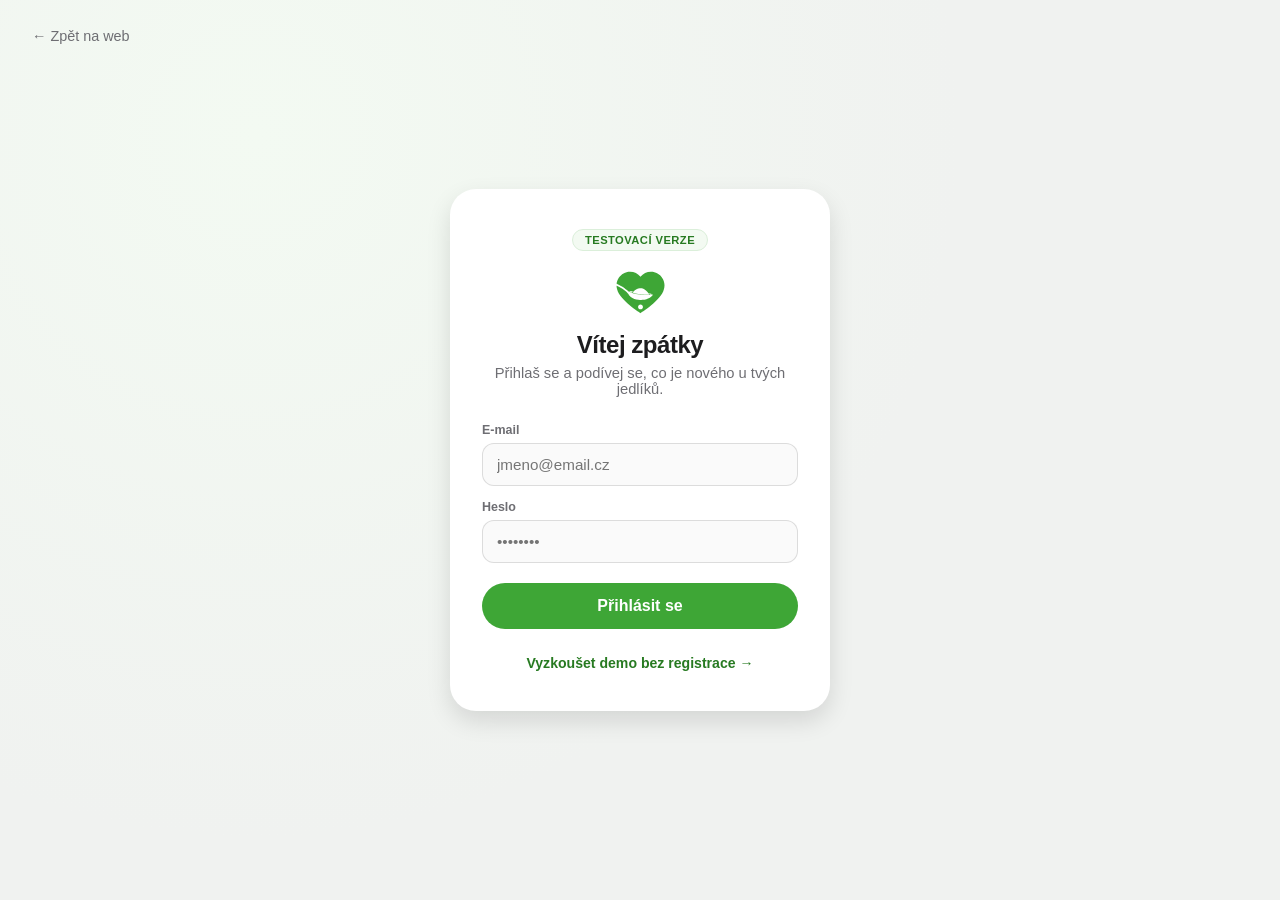
<file: app/index.html>
<!DOCTYPE html>
<html lang="cs">
<head>
<meta charset="UTF-8">
<meta name="viewport" content="width=device-width, initial-scale=1.0">
<title>viginis app — Demo</title>
<meta name="robots" content="noindex, nofollow">
<link rel="icon" type="image/svg+xml" href="../assets/img/logo-icon.svg">
<link rel="stylesheet" href="style.css?v=26">
</head>
<body>

<!-- ================= LOGIN ================= -->
<div class="login-screen" id="loginScreen">
  <a href="../" class="login-back">← Zpět na web</a>
  <div class="login-card">
    <span class="login-badge">Testovací verze</span>
    <img class="login-logo" src="../assets/img/logo-icon.svg" width="52" height="46" alt="">
    <h1>Vítej zpátky</h1>
    <p class="login-lead">Přihlaš se a podívej se, co je nového u tvých jedlíků.</p>

    <form id="loginForm" class="login-form">
      <label class="login-field">
        <span>E-mail</span>
        <input type="email" name="email" placeholder="jmeno@email.cz" autocomplete="email">
      </label>
      <label class="login-field">
        <span>Heslo</span>
        <input type="password" name="password" placeholder="••••••••" autocomplete="current-password">
      </label>
      <button type="submit" class="btn btn-primary login-submit">Přihlásit se</button>
    </form>

    <button type="button" class="login-demo" id="demoLoginBtn">Vyzkoušet demo bez registrace →</button>
  </div>
</div>

<!-- ================= APP SHELL ================= -->
<div class="app-shell" id="appShell" data-view="feed" hidden>

  <header class="app-top">
    <div class="app-top-inner">
      <div class="app-top-brand">
        <img src="../assets/img/logo-icon.svg" width="24" height="24" alt="">
      </div>

      <label class="search-bar search-bar--top">
        <svg viewBox="0 0 24 24" fill="none"><circle cx="11" cy="11" r="7" stroke="currentColor" stroke-width="1.6"/><path d="M20 20l-3.2-3.2" stroke="currentColor" stroke-width="1.6" stroke-linecap="round"/></svg>
        <input type="text" placeholder="Hledat">
      </label>

      <nav class="app-dock" aria-label="Hlavní navigace appky">
        <button type="button" class="app-nav-btn is-active" data-view="feed" aria-label="Příběhy">
          <svg viewBox="0 0 24 24" fill="none"><path d="M4 11.5L12 4l8 7.5" stroke="currentColor" stroke-width="1.8" stroke-linecap="round" stroke-linejoin="round"/><path d="M6 10v9a1 1 0 0 0 1 1h10a1 1 0 0 0 1-1v-9" stroke="currentColor" stroke-width="1.8" stroke-linejoin="round"/></svg>
          <span class="app-nav-btn-bar"></span>
        </button>
        <button type="button" class="app-nav-btn" data-view="groups" aria-label="Skupiny">
          <svg viewBox="0 0 24 24" fill="none"><circle cx="9" cy="9" r="3.3" stroke="currentColor" stroke-width="1.8"/><circle cx="17" cy="10.5" r="2.6" stroke="currentColor" stroke-width="1.8"/><path d="M2.8 20c0-3.6 2.7-6 6.2-6s6.2 2.4 6.2 6" stroke="currentColor" stroke-width="1.8" stroke-linecap="round"/><path d="M15.5 14.3c2.6.2 4.7 2.3 4.7 5.2" stroke="currentColor" stroke-width="1.8" stroke-linecap="round"/></svg>
          <span class="app-nav-btn-bar"></span>
        </button>
        <button type="button" class="app-nav-btn" data-view="recipes" aria-label="Recepty">
          <svg viewBox="0 0 24 24" fill="none"><path d="M12 6.5c-1.6-1.3-4-2-7-2v13c3 0 5.4.7 7 2 1.6-1.3 4-2 7-2v-13c-3 0-5.4.7-7 2z" stroke="currentColor" stroke-width="1.8" stroke-linejoin="round"/></svg>
          <span class="app-nav-btn-bar"></span>
        </button>
      </nav>

      <div class="app-top-actions">
        <button type="button" class="app-top-icon" id="moreToggle" aria-label="Menu" aria-haspopup="dialog" aria-controls="moreDrawer" aria-expanded="false">
          <svg class="burger" viewBox="0 0 24 24" fill="currentColor"><rect x="4" y="6.1" width="16" height="1.9" rx=".95"/><rect x="4" y="11.05" width="16" height="1.9" rx=".95"/><rect x="4" y="16" width="16" height="1.9" rx=".95"/></svg>
        </button>
        <button type="button" class="app-top-icon" data-view="notifications" aria-label="Oznámení">
          <svg viewBox="0 0 24 24" fill="none"><path d="M12 3.5l2.6 5.6 6.1.7-4.5 4.2 1.2 6-5.4-3-5.4 3 1.2-6-4.5-4.2 6.1-.7z" stroke="currentColor" stroke-width="1.8" stroke-linejoin="round"/></svg>
          <span class="app-top-badge">3</span>
        </button>
        <div class="app-top-profile">
          <button type="button" class="app-top-avatar" id="profileToggle" aria-label="Profil" aria-expanded="false">ZK</button>
          <div class="app-top-dropdown" id="profileDropdown">
            <a href="../">← Zpět na web</a>
            <button type="button" id="logoutBtn">Odhlásit se</button>
          </div>
        </div>
      </div>
    </div>
  </header>

  <div class="app-layout">
  <aside class="widget-rail" id="widgetRail" aria-label="Widgety">
    <div class="rail-toolbar">
      <span class="rail-toolbar-title">Widgety</span>
      <span class="rail-toolbar-actions">
        <button type="button" class="rail-tool" id="widgetReset" hidden>Výchozí</button>
        <button type="button" class="rail-tool rail-tool--primary" id="widgetEdit" aria-pressed="false">Upravit</button>
      </span>
    </div>
    <p class="rail-status" id="widgetStatus" role="status" aria-live="polite"></p>

    <article class="widget" data-widget="recipes" data-size="m" aria-label="Recepty">
      <header class="widget-head">
        <button type="button" class="widget-grip" aria-label="Přesunout widget Recepty (šipky nahoru a dolů)"><svg viewBox="0 0 24 24" fill="currentColor"><circle cx="9" cy="6" r="1.6"/><circle cx="15" cy="6" r="1.6"/><circle cx="9" cy="12" r="1.6"/><circle cx="15" cy="12" r="1.6"/><circle cx="9" cy="18" r="1.6"/><circle cx="15" cy="18" r="1.6"/></svg></button>
        <h2>Recepty</h2>
        <button type="button" class="rail-more" data-goto="recipes">Vše</button>
        <button type="button" class="widget-remove" aria-label="Skrýt widget Recepty"><svg viewBox="0 0 24 24" fill="none"><path d="M7 7l10 10M17 7L7 17" stroke="currentColor" stroke-width="2" stroke-linecap="round"/></svg></button>
      </header>
      <div class="widget-sizes" role="group" aria-label="Velikost widgetu Recepty">
        <button type="button" data-size="s" aria-pressed="false">S</button>
        <button type="button" data-size="m" aria-pressed="false">M</button>
        <button type="button" data-size="l" aria-pressed="false">L</button>
      </div>
      <div class="widget-body" data-carousel>
        <div class="rail-carousel">
        <div class="rail-track" data-track>
          <button type="button" class="rail-slide" data-goto="recipes">
            <img src="../assets/img/jidlo_8.webp" alt="" loading="lazy">
            <span class="rail-slide-label"><strong>Kotlety s jablky</strong><small>320 kcal · 25 min</small></span>
          </button>
          <button type="button" class="rail-slide" data-goto="recipes">
            <img src="../assets/img/jidlo_7.webp" alt="" loading="lazy">
            <span class="rail-slide-label"><strong>Snídaně s vajíčkem</strong><small>410 kcal · 15 min</small></span>
          </button>
          <button type="button" class="rail-slide" data-goto="recipes">
            <img src="../assets/img/jidlo_4.webp" alt="" loading="lazy">
            <span class="rail-slide-label"><strong>Losos se špenátem</strong><small>380 kcal · 30 min</small></span>
          </button>
          <button type="button" class="rail-slide" data-goto="recipes">
            <img src="../assets/img/jidlo_9.webp" alt="" loading="lazy">
            <span class="rail-slide-label"><strong>Falafel s rukolou</strong><small>290 kcal · 20 min</small></span>
          </button>
          <button type="button" class="rail-slide" data-goto="recipes">
            <img src="../assets/img/jidlo_3.webp" alt="" loading="lazy">
            <span class="rail-slide-label"><strong>Klobásky s kaší</strong><small>520 kcal · 35 min</small></span>
          </button>
        </div>
        <button type="button" class="rail-arrow rail-prev" data-prev aria-label="Předchozí recept"><svg viewBox="0 0 24 24" fill="none"><path d="M15 5l-7 7 7 7" stroke="currentColor" stroke-width="2" stroke-linecap="round" stroke-linejoin="round"/></svg></button>
        <button type="button" class="rail-arrow rail-next" data-next aria-label="Další recept"><svg viewBox="0 0 24 24" fill="none"><path d="M9 5l7 7-7 7" stroke="currentColor" stroke-width="2" stroke-linecap="round" stroke-linejoin="round"/></svg></button>
      </div>
      <div class="rail-dots" data-dots aria-hidden="true"></div>
      </div>
    </article>
    <article class="widget" data-widget="map" data-size="m" aria-label="Kde jíme">
      <header class="widget-head">
        <button type="button" class="widget-grip" aria-label="Přesunout widget Kde jíme (šipky nahoru a dolů)"><svg viewBox="0 0 24 24" fill="currentColor"><circle cx="9" cy="6" r="1.6"/><circle cx="15" cy="6" r="1.6"/><circle cx="9" cy="12" r="1.6"/><circle cx="15" cy="12" r="1.6"/><circle cx="9" cy="18" r="1.6"/><circle cx="15" cy="18" r="1.6"/></svg></button>
        <h2>Kde jíme</h2>
        <button type="button" class="rail-more" data-goto="map">Otevřít</button>
        <button type="button" class="widget-remove" aria-label="Skrýt widget Kde jíme"><svg viewBox="0 0 24 24" fill="none"><path d="M7 7l10 10M17 7L7 17" stroke="currentColor" stroke-width="2" stroke-linecap="round"/></svg></button>
      </header>
      <div class="widget-sizes" role="group" aria-label="Velikost widgetu Kde jíme">
        <button type="button" data-size="s" aria-pressed="false">S</button>
        <button type="button" data-size="m" aria-pressed="false">M</button>
        <button type="button" data-size="l" aria-pressed="false">L</button>
      </div>
      <div class="widget-body">
        <button type="button" class="rail-map" data-goto="map" aria-label="Otevřít mapu Kde jíme">
        <span class="map-mock map-mock--mini">
          <span class="map-pin map-pin--a" style="top:14%; left:10%;"><img src="../assets/img/jidlo_1.webp" alt=""><span class="map-pin-badge">FV</span></span>
          <span class="map-pin map-pin--lg" style="top:38%; left:42%;"><img src="../assets/img/jidlo_3.webp" alt=""><span class="map-pin-badge map-pin-badge--count">26</span></span>
          <span class="map-pin map-pin--d" style="top:16%; left:62%;"><img src="../assets/img/jidlo_8.webp" alt=""><span class="map-pin-badge map-pin-badge--count">6</span></span>
          <span class="map-pin map-pin--c" style="top:64%; left:12%;"><img src="../assets/img/jidlo_9.webp" alt=""><span class="map-pin-badge map-pin-badge--count">2</span></span>
        </span>
      </button>
      </div>
    </article>
    <article class="widget" data-widget="shopping" data-size="m" hidden aria-label="Nákupní seznam">
      <header class="widget-head">
        <button type="button" class="widget-grip" aria-label="Přesunout widget Nákupní seznam (šipky nahoru a dolů)"><svg viewBox="0 0 24 24" fill="currentColor"><circle cx="9" cy="6" r="1.6"/><circle cx="15" cy="6" r="1.6"/><circle cx="9" cy="12" r="1.6"/><circle cx="15" cy="12" r="1.6"/><circle cx="9" cy="18" r="1.6"/><circle cx="15" cy="18" r="1.6"/></svg></button>
        <h2>Nákupní seznam</h2>
        <button type="button" class="rail-more" data-goto="shopping">Otevřít</button>
        <button type="button" class="widget-remove" aria-label="Skrýt widget Nákupní seznam"><svg viewBox="0 0 24 24" fill="none"><path d="M7 7l10 10M17 7L7 17" stroke="currentColor" stroke-width="2" stroke-linecap="round"/></svg></button>
      </header>
      <div class="widget-sizes" role="group" aria-label="Velikost widgetu Nákupní seznam">
        <button type="button" data-size="s" aria-pressed="false">S</button>
        <button type="button" data-size="m" aria-pressed="false">M</button>
        <button type="button" data-size="l" aria-pressed="false">L</button>
      </div>
      <div class="widget-body">
        <button type="button" class="shop-card" data-goto="shopping" aria-label="Otevřít nákupní seznam">
          <span class="shop-meta"><strong>2 z 5</strong> hotovo</span>
          <span class="shop-progress"><i style="width:40%"></i></span>
          <span class="shop-item"><span>Losos</span><small>1 ks</small></span>
          <span class="shop-item"><span>Špenát</span><small>150 g</small></span>
          <span class="shop-item"><span>Cherry rajčata</span><small>250 g</small></span>
          <span class="shop-item is-done"><span>Citrón</span><small>2 ks</small></span>
          <span class="shop-item is-done"><span>Feta</span><small>200 g</small></span>
        </button>
      </div>
    </article>
    <article class="widget" data-widget="groups" data-size="m" hidden aria-label="Skupiny">
      <header class="widget-head">
        <button type="button" class="widget-grip" aria-label="Přesunout widget Skupiny (šipky nahoru a dolů)"><svg viewBox="0 0 24 24" fill="currentColor"><circle cx="9" cy="6" r="1.6"/><circle cx="15" cy="6" r="1.6"/><circle cx="9" cy="12" r="1.6"/><circle cx="15" cy="12" r="1.6"/><circle cx="9" cy="18" r="1.6"/><circle cx="15" cy="18" r="1.6"/></svg></button>
        <h2>Skupiny</h2>
        <button type="button" class="rail-more" data-goto="groups">Vše</button>
        <button type="button" class="widget-remove" aria-label="Skrýt widget Skupiny"><svg viewBox="0 0 24 24" fill="none"><path d="M7 7l10 10M17 7L7 17" stroke="currentColor" stroke-width="2" stroke-linecap="round"/></svg></button>
      </header>
      <div class="widget-sizes" role="group" aria-label="Velikost widgetu Skupiny">
        <button type="button" data-size="s" aria-pressed="false">S</button>
        <button type="button" data-size="m" aria-pressed="false">M</button>
        <button type="button" data-size="l" aria-pressed="false">L</button>
      </div>
      <div class="widget-body">
        <button type="button" class="wg-card" data-goto="groups" aria-label="Otevřít skupiny">
          <span class="wg-row"><i class="wg-dot" style="--from:#8FD3C7; --to:#4E9F8C;"></i><span class="wg-text"><strong>Dubeč crew</strong><small>12 členů · 3 nové</small></span></span>
          <span class="wg-row"><i class="wg-dot" style="--from:#1F3A5F; --to:#0E1F33;"></i><span class="wg-text"><strong>Vývoj</strong><small>8 členů</small></span></span>
          <span class="wg-row"><i class="wg-dot" style="--from:#F6C177; --to:#E4572E;"></i><span class="wg-text"><strong>Pečeme spolu</strong><small>27 členů · 1 nový</small></span></span>
          <span class="wg-row"><i class="wg-dot" style="--from:#B8A1E3; --to:#6B4BA3;"></i><span class="wg-text"><strong>Snídaně klub</strong><small>15 členů</small></span></span>
        </button>
      </div>
    </article>

    <div class="widget-tray" id="widgetTray" hidden>
      <p class="widget-tray-label">Přidat widget</p>
      <div class="widget-tray-list" id="widgetTrayList"></div>
    </div>
  </aside>

  <main class="app-main">

    <!-- ---------------- PŘÍBĚHY (FEED) ---------------- -->
    <section class="app-view is-active" data-view="feed" aria-label="Příběhy">

      <article class="post">
        <header class="post-head">
          <span class="avatar" style="--h:150">FV</span>
          <div class="post-head-info">
            <strong>František Vopěnka</strong>
            <div class="post-stars" aria-hidden="true">★★★★<span class="dim">★</span></div>
          </div>
          <span class="post-meta">
            <span class="post-time">včera 17:39</span>
            <span class="post-tag">večeře</span>
          </span>
        </header>
        <div class="post-ai-lines">
          <p><span class="ai-badge">AI</span> Na talíři jsou dva smažené rybí filety s bramborovou kaší posypanou petrželkou.</p>
          <p><span class="ai-badge">AI</span> Řecký salát s cherry rajčaty, okurkou, paprikou, červenou cibulí a fetou.</p>
        </div>
        <div class="post-photos">
          <img src="../assets/img/jidlo_3.webp" alt="Smažené rybí filety s bramborovou kaší">
          <img src="../assets/img/jidlo_6.webp" alt="Řecký salát s cherry rajčaty a fetou">
        </div>
        <div class="post-hashtags">
          <span>#doma</span>
          <span>#práce</span>
        </div>
        <footer class="post-foot">
          <div class="post-reactions">
            <button type="button" class="react-btn" data-react="like" aria-label="Líbí se mi">👍</button>
            <button type="button" class="react-btn" data-react="love" aria-label="Miluji to">❤️</button>
            <button type="button" class="react-btn" data-react="smile" aria-label="Skvělé">🙂</button>
          </div>
          <div class="post-stars" aria-hidden="true">★★★★<span class="dim">★</span></div>
          <span class="post-comment-link">bez komentáře</span>
        </footer>
      </article>

      <article class="post">
        <header class="post-head">
          <span class="avatar" style="--h:20">ZK</span>
          <div class="post-head-info">
            <strong>Zdeněk Kolařík</strong>
            <div class="post-stars" aria-hidden="true">★★★★★</div>
          </div>
          <span class="post-meta">
            <span class="post-time">dnes 12:10</span>
            <span class="post-tag">oběd</span>
          </span>
        </header>
        <div class="post-ai-lines">
          <p><span class="ai-badge">AI</span> Salát s pečenou řepou, pomerančem, vepřovou panenkou a fetou.</p>
        </div>
        <div class="post-photos post-photos--single">
          <img src="../assets/img/jidlo_1.webp" alt="Salát s pečenou řepou, pomerančem, vepřovou panenkou a fetou">
        </div>
        <div class="post-hashtags">
          <span>#oběd</span>
          <span>#zdravě</span>
        </div>
        <footer class="post-foot">
          <div class="post-reactions">
            <button type="button" class="react-btn" data-react="like" aria-label="Líbí se mi">👍</button>
            <button type="button" class="react-btn" data-react="love" aria-label="Miluji to">❤️</button>
            <button type="button" class="react-btn" data-react="smile" aria-label="Skvělé">🙂</button>
          </div>
          <div class="post-stars" aria-hidden="true">★★★★★</div>
          <span class="post-comment-link">2 komentáře</span>
        </footer>
      </article>

      <article class="post">
        <header class="post-head">
          <span class="avatar" style="--h:280">AO</span>
          <div class="post-head-info">
            <strong>Alena Oulická</strong>
            <div class="post-stars" aria-hidden="true">★★★★<span class="dim">★</span></div>
          </div>
          <span class="post-meta">
            <span class="post-time">dnes 09:22</span>
            <span class="post-tag">snídaně</span>
          </span>
        </header>
        <div class="post-ai-lines">
          <p><span class="ai-badge">AI</span> Ovesná kaše s čerstvým ovocem a medem.</p>
        </div>
        <div class="post-photos post-photos--single">
          <img src="../assets/img/jidlo_7.webp" alt="Snídaně s vejcem a houbami">
        </div>
        <footer class="post-foot">
          <div class="post-reactions">
            <button type="button" class="react-btn" data-react="like" aria-label="Líbí se mi">👍</button>
            <button type="button" class="react-btn" data-react="love" aria-label="Miluji to">❤️</button>
            <button type="button" class="react-btn" data-react="smile" aria-label="Skvělé">🙂</button>
          </div>
          <div class="post-stars" aria-hidden="true">★★★★<span class="dim">★</span></div>
          <span class="post-comment-link">1 komentář</span>
        </footer>
      </article>

    </section>

    <!-- ---------------- SKUPINY ---------------- -->
    <section class="app-view" data-view="groups" aria-label="Skupiny">

      <div class="subtabs" data-subtabs="groups">
        <button type="button" class="subtab is-active" data-subtab="discover">Objevit</button>
        <button type="button" class="subtab" data-subtab="mine">Moje skupiny</button>
        <button type="button" class="subtab" data-subtab="following">Sleduji</button>
        <button type="button" class="subtab" data-subtab="invites">Pozvánky</button>
      </div>

      <label class="search-bar">
        <svg viewBox="0 0 24 24" fill="none"><circle cx="11" cy="11" r="7" stroke="currentColor" stroke-width="1.6"/><path d="M20 20l-3.2-3.2" stroke="currentColor" stroke-width="1.6" stroke-linecap="round"/></svg>
        <input type="text" placeholder="Hledat skupiny">
      </label>

      <section class="panel" aria-label="Moje skupiny">
        <div class="panel-head"><h2>Moje skupiny</h2><a href="#" class="section-title-link">Zobrazit vše</a></div>
        <div class="gc" data-carousel>
          <div class="rail-carousel">
            <div class="gc-track" data-track>
          <button type="button" class="gc-card" data-soon style="--from:#8FD3C7; --to:#4E9F8C;" aria-label="Dubeč crew, 12 členů, 3 nové">
            <span class="gc-badge">3 nové</span>
            <span class="gc-mono" aria-hidden="true">D</span>
            <span class="gc-info"><strong>Dubeč crew</strong><span class="gc-meta"><span class="gc-avatars" aria-hidden="true"><i style="--h:150">FV</i><i style="--h:20">ZK</i><i style="--h:280">AO</i></span>12 členů</span></span>
          </button>
          <button type="button" class="gc-card" data-soon style="--from:#1F3A5F; --to:#0E1F33;" aria-label="Vývoj, 8 členů">
            
            <span class="gc-mono" aria-hidden="true">V</span>
            <span class="gc-info"><strong>Vývoj</strong><span class="gc-meta"><span class="gc-avatars" aria-hidden="true"><i style="--h:20">ZK</i><i style="--h:150">FV</i></span>8 členů</span></span>
          </button>
          <button type="button" class="gc-card" data-soon style="--from:#F6C177; --to:#E4572E;" aria-label="Pečeme spolu, 27 členů, 1 nový">
            <span class="gc-badge">1 nový</span>
            <span class="gc-mono" aria-hidden="true">P</span>
            <span class="gc-info"><strong>Pečeme spolu</strong><span class="gc-meta"><span class="gc-avatars" aria-hidden="true"><i style="--h:280">AO</i><i style="--h:20">ZK</i><i style="--h:150">FV</i></span>27 členů</span></span>
          </button>
          <button type="button" class="gc-card" data-soon style="--from:#B8A1E3; --to:#6B4BA3;" aria-label="Snídaně klub, 15 členů">
            
            <span class="gc-mono" aria-hidden="true">S</span>
            <span class="gc-info"><strong>Snídaně klub</strong><span class="gc-meta"><span class="gc-avatars" aria-hidden="true"><i style="--h:150">FV</i><i style="--h:20">ZK</i><i style="--h:280">AO</i></span>15 členů</span></span>
          </button>
          <button type="button" class="gc-card" data-soon style="--from:#9BE15D; --to:#2E9E6B;" aria-label="Zelená kuchyně, 33 členů, 5 nových">
            <span class="gc-badge">5 nových</span>
            <span class="gc-mono" aria-hidden="true">Z</span>
            <span class="gc-info"><strong>Zelená kuchyně</strong><span class="gc-meta"><span class="gc-avatars" aria-hidden="true"><i style="--h:150">FV</i><i style="--h:280">AO</i><i style="--h:20">ZK</i></span>33 členů</span></span>
          </button>
          <button type="button" class="gc-card" data-soon style="--from:#FFB88C; --to:#DE6262;" aria-label="Víkendový brunch, 19 členů">
            
            <span class="gc-mono" aria-hidden="true">B</span>
            <span class="gc-info"><strong>Víkendový brunch</strong><span class="gc-meta"><span class="gc-avatars" aria-hidden="true"><i style="--h:280">AO</i><i style="--h:150">FV</i></span>19 členů</span></span>
          </button>
            </div>
            <button type="button" class="rail-arrow rail-prev" data-prev aria-label="Předchozí skupiny"><svg viewBox="0 0 24 24" fill="none"><path d="M15 5l-7 7 7 7" stroke="currentColor" stroke-width="2" stroke-linecap="round" stroke-linejoin="round"/></svg></button>
            <button type="button" class="rail-arrow rail-next" data-next aria-label="Další skupiny"><svg viewBox="0 0 24 24" fill="none"><path d="M9 5l7 7-7 7" stroke="currentColor" stroke-width="2" stroke-linecap="round" stroke-linejoin="round"/></svg></button>
          </div>
          <div class="rail-dots gc-dots" data-dots aria-hidden="true"></div>
        </div>
      </section>

      <section class="panel" aria-label="Návrhy skupin">
        <div class="panel-head"><h2>Návrhy skupin</h2><a href="#" class="section-title-link">Zobrazit vše</a></div>
        <ul class="suggest-list">
          <li class="suggest-row">
            <i class="suggest-avatar" style="--from:#7FC1F0; --to:#F2C94C;"></i>
            <div class="suggest-info"><strong>Adamová jablka</strong><span>3 členové</span></div>
            <div class="suggest-actions"><button type="button" class="btn btn-secondary btn-xs">Sledovat</button><button type="button" class="btn btn-primary btn-xs">Žádost</button></div>
          </li>
          <li class="suggest-row">
            <i class="suggest-avatar" style="--from:#A8E063; --to:#56AB2F;"></i>
            <div class="suggest-info"><strong>Zdravé obědy</strong><span>41 členů</span></div>
            <div class="suggest-actions"><button type="button" class="btn btn-secondary btn-xs">Sledovat</button><button type="button" class="btn btn-primary btn-xs">Žádost</button></div>
          </li>
          <li class="suggest-row">
            <i class="suggest-avatar" style="--from:#FF9A8B; --to:#FF6A88;"></i>
            <div class="suggest-info"><strong>Street food Praha</strong><span>18 členů</span></div>
            <div class="suggest-actions"><button type="button" class="btn btn-secondary btn-xs">Sledovat</button><button type="button" class="btn btn-primary btn-xs">Žádost</button></div>
          </li>
        </ul>
      </section>

    </section>

    <!-- ---------------- OZNÁMENÍ ---------------- -->
    <section class="app-view" data-view="notifications" aria-label="Oznámení">

      <div class="subtabs">
        <button type="button" class="subtab" data-subtab="all">Vše</button>
        <button type="button" class="subtab is-active" data-subtab="posts">Příspěvky</button>
      </div>

      <ul class="notif-list">
        <li class="notif-item">
          <span class="avatar" style="--h:150">FV</span>
          <div class="notif-body">
            <strong>František Vopěnka</strong>
            <span class="notif-time">včera 17:39</span>
            <span class="notif-text">Přidal novou fotku jídla</span>
          </div>
          <img class="notif-thumb" src="../assets/img/jidlo_6.webp" alt="">
        </li>
        <li class="notif-item">
          <span class="avatar" style="--h:20">ZK</span>
          <div class="notif-body">
            <strong>Zdeněk Kolařík</strong>
            <span class="notif-time">dnes 12:10</span>
            <span class="notif-text">Ohodnotil tvůj recept</span>
          </div>
          <img class="notif-thumb" src="../assets/img/jidlo_1.webp" alt="">
        </li>
        <li class="notif-item">
          <span class="avatar" style="--h:280">AO</span>
          <div class="notif-body">
            <strong>Alena Oulická</strong>
            <span class="notif-time">dnes 09:22</span>
            <span class="notif-text">Okomentovala tvůj příspěvek</span>
          </div>
          <img class="notif-thumb" src="../assets/img/jidlo_7.webp" alt="">
        </li>
      </ul>

    </section>

    <!-- ---------------- RECEPTY ---------------- -->
    <section class="app-view" data-view="recipes" aria-label="Recepty">

      <div class="subtabs">
        <button type="button" class="subtab is-active" data-subtab="categories">Kategorie</button>
        <button type="button" class="subtab" data-subtab="discover">Objevit recepty</button>
        <button type="button" class="subtab" data-subtab="favorites">Oblíbené</button>
      </div>

      <label class="search-bar">
        <svg viewBox="0 0 24 24" fill="none"><circle cx="11" cy="11" r="7" stroke="currentColor" stroke-width="1.6"/><path d="M20 20l-3.2-3.2" stroke="currentColor" stroke-width="1.6" stroke-linecap="round"/></svg>
        <input type="text" placeholder="Hledat recepty">
        <span class="search-bar-filter"><svg viewBox="0 0 24 24" fill="none" width="16" height="16"><path d="M4 6h16M8 12h8M11 18h2" stroke="currentColor" stroke-width="1.6" stroke-linecap="round"/></svg></span>
      </label>

      <h2 class="section-title">Dnešní výběr</h2>
      <div class="recipe-feature">
        <img src="../assets/img/jidlo_8.webp" alt="Pečené kotlety s jablky a brusinkami">
        <div class="recipe-feature-body">
          <strong>Kotlety s jablky</strong>
          <span>320 kcal · 25 min</span>
          <div class="post-stars" aria-hidden="true"><span class="dim">★★★★★</span> (0×)</div>
        </div>
        <button type="button" class="recipe-bookmark" aria-label="Uložit recept">
          <svg viewBox="0 0 24 24" fill="none"><path d="M6 3.5h12v17l-6-4-6 4v-17z" stroke="currentColor" stroke-width="1.6" stroke-linejoin="round"/></svg>
        </button>
      </div>

      <section class="panel" aria-label="Recepty podle kategorií">
        <div class="panel-head"><h2>Recepty podle kategorií</h2></div>
      <div class="cat-grid">
        <a href="#" class="cat-card">
          <img src="../assets/img/jidlo_9.webp" alt="">
          <span class="cat-card-label">Svačina<small>4</small></span>
        </a>
        <a href="#" class="cat-card">
          <img src="../assets/img/jidlo_7.webp" alt="">
          <span class="cat-card-label">Snídaně<small>224</small></span>
        </a>
        <a href="#" class="cat-card">
          <img src="../assets/img/jidlo_4.webp" alt="">
          <span class="cat-card-label">Oběd<small>318</small></span>
        </a>
        <a href="#" class="cat-card">
          <img src="../assets/img/jidlo_3.webp" alt="">
          <span class="cat-card-label">Večeře<small>276</small></span>
        </a>
      </div>
      </section>

    </section>

    <!-- ---------------- KDE JÍME (MAPA) ---------------- -->
    <section class="app-view" data-view="map" aria-label="Kde jíme">
      <div class="map-mock">
        <div class="map-mock-controls">
          <button type="button" class="map-ctrl" aria-label="Filtry"><svg viewBox="0 0 24 24" fill="none"><path d="M4 6h16M8 12h8M11 18h2" stroke="currentColor" stroke-width="1.6" stroke-linecap="round"/></svg></button>
          <button type="button" class="map-ctrl" aria-label="Vrstvy"><svg viewBox="0 0 24 24" fill="none"><path d="M12 3l9 5-9 5-9-5 9-5z" stroke="currentColor" stroke-width="1.6" stroke-linejoin="round"/><path d="M3 13l9 5 9-5" stroke="currentColor" stroke-width="1.6" stroke-linejoin="round"/></svg></button>
          <button type="button" class="map-ctrl" aria-label="Profil"><svg viewBox="0 0 24 24" fill="none"><circle cx="12" cy="8" r="3.5" stroke="currentColor" stroke-width="1.6"/><path d="M4.5 20c0-4 3.4-6.8 7.5-6.8s7.5 2.8 7.5 6.8" stroke="currentColor" stroke-width="1.6" stroke-linecap="round"/></svg></button>
        </div>
        <div class="map-pin" style="top:20%; left:12%;">
          <img src="../assets/img/jidlo_1.webp" alt="">
          <span class="map-pin-badge">FV</span>
        </div>
        <div class="map-pin map-pin--lg" style="top:46%; left:52%;">
          <img src="../assets/img/jidlo_3.webp" alt="">
          <span class="map-pin-badge map-pin-badge--count">26</span>
        </div>
        <div class="map-pin" style="top:44%; left:78%;">
          <img src="../assets/img/jidlo_8.webp" alt="">
          <span class="map-pin-badge map-pin-badge--count">6</span>
        </div>
        <div class="map-pin" style="top:62%; left:28%;">
          <img src="../assets/img/jidlo_9.webp" alt="">
          <span class="map-pin-badge map-pin-badge--count">2</span>
        </div>
      </div>
    </section>

    <!-- ---------------- KATEGORIE ---------------- -->
    <section class="app-view" data-view="categories" aria-label="Kategorie">
      <section class="panel" aria-label="Všechny kategorie">
        <div class="panel-head"><h2>Všechny kategorie</h2></div>
      <div class="cat-grid">
        <a href="#" class="cat-card"><img src="../assets/img/jidlo_9.webp" alt=""><span class="cat-card-label">Svačina<small>4</small></span></a>
        <a href="#" class="cat-card"><img src="../assets/img/jidlo_7.webp" alt=""><span class="cat-card-label">Snídaně<small>224</small></span></a>
        <a href="#" class="cat-card"><img src="../assets/img/jidlo_4.webp" alt=""><span class="cat-card-label">Oběd<small>318</small></span></a>
        <a href="#" class="cat-card"><img src="../assets/img/jidlo_3.webp" alt=""><span class="cat-card-label">Večeře<small>276</small></span></a>
        <a href="#" class="cat-card"><img src="../assets/img/jidlo_2.webp" alt=""><span class="cat-card-label">Street food<small>92</small></span></a>
        <a href="#" class="cat-card"><img src="../assets/img/jidlo_6.webp" alt=""><span class="cat-card-label">Saláty<small>140</small></span></a>
      </div>
      </section>
    </section>

    <!-- ---------------- NÁKUPNÍ SEZNAM ---------------- -->
    <section class="app-view" data-view="shopping" aria-label="Nákupní seznam">
      <h2 class="section-title">Nákupní seznam</h2>
      <ul class="check-list">
        <li class="check-item"><label><input type="checkbox"><span>Losos</span></label><em>1 ks</em></li>
        <li class="check-item"><label><input type="checkbox"><span>Špenát</span></label><em>150 g</em></li>
        <li class="check-item"><label><input type="checkbox" checked><span>Citrón</span></label><em>2 ks</em></li>
        <li class="check-item"><label><input type="checkbox"><span>Cherry rajčata</span></label><em>250 g</em></li>
        <li class="check-item"><label><input type="checkbox" checked><span>Feta</span></label><em>200 g</em></li>
      </ul>
    </section>

    <!-- ---------------- SOUKROMÍ ---------------- -->
    <section class="app-view" data-view="privacy" aria-label="Soukromí">
      <h2 class="section-title">Soukromí</h2>
      <ul class="settings-list">
        <li><span>Kdo vidí moje příspěvky</span><em>Přátelé</em></li>
        <li><span>Kdo mě může pozvat do skupiny</span><em>Všichni</em></li>
        <li><span>Zobrazovat polohu u příspěvků</span><em>Zapnuto</em></li>
        <li><span>Blokovaní uživatelé</span><em>0</em></li>
      </ul>
    </section>

  </main>
  </div>

  <!-- ---------------- MORE DRAWER ---------------- -->
  <div class="drawer-backdrop" id="drawerBackdrop"></div>
  <aside class="more-drawer" id="moreDrawer" role="dialog" aria-modal="true" aria-label="Menu">
    <div class="drawer-head">
      <h2>Menu</h2>
      <button type="button" class="drawer-close" id="drawerClose" aria-label="Zavřít menu">
        <svg class="burger" viewBox="0 0 24 24" fill="currentColor"><rect x="4" y="6.1" width="16" height="1.9" rx=".95"/><rect x="4" y="11.05" width="16" height="1.9" rx=".95"/><rect x="4" y="16" width="16" height="1.9" rx=".95"/></svg>
      </button>
    </div>
    <div class="drawer-body">
      <button type="button" class="drawer-profile" data-soon style="--i:0">
        <span class="drawer-profile-avatar">ZK</span>
        <span class="drawer-profile-text"><strong>Zdeněk Kolařík</strong><small>Zobrazit profil</small></span>
        <svg class="drawer-row-chev" viewBox="0 0 24 24" fill="none"><path d="M9 5l7 7-7 7" stroke="currentColor" stroke-width="1.8" stroke-linecap="round" stroke-linejoin="round"/></svg>
      </button>

      <label class="search-bar search-bar--drawer" style="--i:1">
        <svg viewBox="0 0 24 24" fill="none"><circle cx="11" cy="11" r="7" stroke="currentColor" stroke-width="1.6"/><path d="M20 20l-3.2-3.2" stroke="currentColor" stroke-width="1.6" stroke-linecap="round"/></svg>
        <input type="text" placeholder="Hledat na viginis">
      </label>

      <div class="drawer-section">
        <p class="drawer-label">Prozkoumat</p>
        <button type="button" class="drawer-row" data-goto="recipes" style="--i:2">
          <span class="drawer-row-icon"><svg viewBox="0 0 24 24" fill="none"><path d="M12 6.5c-1.6-1.3-4-2-7-2v13c3 0 5.4.7 7 2 1.6-1.3 4-2 7-2v-13c-3 0-5.4.7-7 2z" stroke="currentColor" stroke-width="1.7" stroke-linejoin="round"/></svg></span>
          <span class="drawer-row-label">Recepty</span>
          <svg class="drawer-row-chev" viewBox="0 0 24 24" fill="none"><path d="M9 5l7 7-7 7" stroke="currentColor" stroke-width="1.8" stroke-linecap="round" stroke-linejoin="round"/></svg>
        </button>
        <button type="button" class="drawer-row" data-goto="map" style="--i:3">
          <span class="drawer-row-icon"><svg viewBox="0 0 24 24" fill="none"><path d="M12 21s-7-4.5-7-11a7 7 0 0 1 14 0c0 6.5-7 11-7 11z" stroke="currentColor" stroke-width="1.7" stroke-linejoin="round"/><circle cx="12" cy="10" r="2.5" stroke="currentColor" stroke-width="1.7"/></svg></span>
          <span class="drawer-row-label">Kde jíme</span>
          <svg class="drawer-row-chev" viewBox="0 0 24 24" fill="none"><path d="M9 5l7 7-7 7" stroke="currentColor" stroke-width="1.8" stroke-linecap="round" stroke-linejoin="round"/></svg>
        </button>
        <button type="button" class="drawer-row" data-goto="categories" style="--i:4">
          <span class="drawer-row-icon"><svg viewBox="0 0 24 24" fill="none"><rect x="3" y="9.5" width="18" height="11" rx="1.5" stroke="currentColor" stroke-width="1.7"/><path d="M3 9.5l3.5-5h11l3.5 5" stroke="currentColor" stroke-width="1.7" stroke-linejoin="round"/></svg></span>
          <span class="drawer-row-label">Kategorie</span>
          <svg class="drawer-row-chev" viewBox="0 0 24 24" fill="none"><path d="M9 5l7 7-7 7" stroke="currentColor" stroke-width="1.8" stroke-linecap="round" stroke-linejoin="round"/></svg>
        </button>
      </div>

      <div class="drawer-section">
        <p class="drawer-label">Moje</p>
        <button type="button" class="drawer-row" data-goto="shopping" style="--i:5">
          <span class="drawer-row-icon"><svg viewBox="0 0 24 24" fill="none"><path d="M4 5h2l1.7 10.2a2 2 0 0 0 2 1.8h7.6a2 2 0 0 0 2-1.6L20.5 8H7" stroke="currentColor" stroke-width="1.7" stroke-linecap="round" stroke-linejoin="round"/><circle cx="9.5" cy="20" r="1.3" fill="currentColor" stroke="none"/><circle cx="17" cy="20" r="1.3" fill="currentColor" stroke="none"/></svg></span>
          <span class="drawer-row-label">Nákupní seznam</span>
          <span class="drawer-row-badge">2</span><svg class="drawer-row-chev" viewBox="0 0 24 24" fill="none"><path d="M9 5l7 7-7 7" stroke="currentColor" stroke-width="1.8" stroke-linecap="round" stroke-linejoin="round"/></svg>
        </button>
        <button type="button" class="drawer-row" data-goto="privacy" style="--i:6">
          <span class="drawer-row-icon"><svg viewBox="0 0 24 24" fill="none"><rect x="5" y="11" width="14" height="9" rx="1.5" stroke="currentColor" stroke-width="1.7"/><path d="M8 11V8a4 4 0 0 1 8 0" stroke="currentColor" stroke-width="1.7" stroke-linecap="round"/></svg></span>
          <span class="drawer-row-label">Soukromí</span>
          <svg class="drawer-row-chev" viewBox="0 0 24 24" fill="none"><path d="M9 5l7 7-7 7" stroke="currentColor" stroke-width="1.8" stroke-linecap="round" stroke-linejoin="round"/></svg>
        </button>
      </div>

      <button type="button" class="drawer-plan" data-soon style="--i:7">
        <span class="drawer-plan-icon"><svg viewBox="0 0 24 24" fill="none"><path d="M12 2l3 5h5l-4 4 1.5 7L12 15l-5.5 3L8 11 4 7h5l3-5z" stroke="currentColor" stroke-width="1.6" stroke-linejoin="round"/></svg></span>
        <span class="drawer-plan-text"><strong>Roční plán</strong><small>automaticky se obnovuje</small></span>
        <svg class="drawer-row-chev" viewBox="0 0 24 24" fill="none"><path d="M9 5l7 7-7 7" stroke="currentColor" stroke-width="1.8" stroke-linecap="round" stroke-linejoin="round"/></svg>
      </button>
    </div>
  </aside>

  <div class="toast" id="toast"></div>

</div>

<script src="main.js?v=14"></script>
</body>
</html>
</file>
<file: assets/css/style.css>
/* =========================================================
   viginis — Apple.com-inspired UI/UX
   Barevná paleta beze změny (viginis.cz):
   primary green #3EA636, light greens #DBEFDA / #CBDECA,
   dark chapter #163A14. Neutrální šedé doladěny do
   apple-like tónů (blízko originálním #F2F2F2 / #464646 / #A7A7A7).
   ========================================================= */

:root{
  --brand: #3EA636;
  --brand-600: #349A2C;
  --brand-700: #277A21;
  --brand-900: #163A14;
  --brand-light: #DBEFDA;
  --brand-light-2: #CBDECA;
  --brand-tint: #F3FAF2;

  --surface: #FFFFFF;
  --muted-bg: #F5F5F7;

  --ink: #1D1D1F;
  --ink-soft: #333335;
  --ink-muted: #6E6E73;
  --ink-faint: #86868B;

  --radius-sm: 12px;
  --radius-md: 20px;
  --radius-lg: 30px;
  --radius-pill: 980px;

  --shadow-sm: 0 1px 3px rgba(0,0,0,.05);
  --shadow-md: 0 10px 30px rgba(0,0,0,.08);
  --shadow-lg: 0 24px 60px rgba(0,0,0,.14);

  --font-sans: -apple-system, BlinkMacSystemFont, "SF Pro Display", "SF Pro Text", "Segoe UI", Roboto, Helvetica, Arial, sans-serif;

  --container: 1200px;
  --header-h: 60px;

  font-size: 16px;
}

*, *::before, *::after{ box-sizing: border-box; }
html{ scroll-padding-top: calc(var(--header-h) + 12px); }
@media (prefers-reduced-motion: no-preference){
  html, .b2b-carousel, .team-carousel{ scroll-behavior: smooth; }
}
body{
  margin: 0;
  overflow-x: hidden;
  font-family: var(--font-sans);
  font-weight: 400;
  line-height: 1.5;
  color: var(--ink-soft);
  background: var(--surface);
  -webkit-font-smoothing: antialiased;
  -moz-osx-font-smoothing: grayscale;
}
/* soft green glow that follows the cursor — desktop pointers only, see main.js.
   Sits at z-index:0 (with cards/buttons/photos lifted to z-index:1+ below)
   so it shows over plain section backgrounds but tucks behind real content. */
.cursor-glow{
  position: fixed;
  top: 0;
  left: 0;
  width: 600px;
  height: 600px;
  border-radius: 50%;
  background: radial-gradient(circle, rgba(62,166,54,.09), rgba(62,166,54,0) 70%);
  pointer-events: none;
  z-index: 0;
  opacity: 0;
  transition: opacity .4s ease;
  will-change: transform;
}
.cursor-glow.is-active{ opacity: 1; }

img{ max-width: 100%; display: block; }
a{ color: inherit; text-decoration: none; }
a:focus-visible, button:focus-visible{
  outline: 2px solid var(--brand);
  outline-offset: 3px;
}
ul{ list-style: none; margin: 0; padding: 0; }
h1, h2, h3, h4{
  color: var(--ink);
  font-weight: 600;
  letter-spacing: -0.02em;
  line-height: 1.1;
  margin: 0 0 .5em;
}
p{ margin: 0 0 1em; }
.container{ width: 100%; max-width: var(--container); margin: 0 auto; padding: 0 24px; }

.eyebrow{
  display: block;
  font-size: .82rem;
  font-weight: 600;
  letter-spacing: .03em;
  text-transform: uppercase;
  color: var(--brand-700);
  margin: 0 0 10px;
}

/* ---------- buttons ---------- */
.btn{
  position: relative;
  z-index: 1;
  display: inline-flex;
  align-items: center;
  gap: 8px;
  font-weight: 600;
  font-size: .98rem;
  padding: 13px 26px;
  border-radius: var(--radius-pill);
  border: 1px solid transparent;
  cursor: pointer;
  transition: transform .18s ease, box-shadow .18s ease, background .18s ease, color .18s ease;
  white-space: nowrap;
}
.btn-primary{
  overflow: hidden;
  background: var(--brand);
  color: #fff;
}
.btn-primary:hover{ background: var(--brand-600); }
.btn-primary::after{
  content: "";
  position: absolute;
  top: 0;
  left: -60%;
  width: 35%;
  height: 100%;
  background: linear-gradient(115deg, transparent, rgba(255,255,255,.5), transparent);
  transform: skewX(-20deg);
  pointer-events: none;
}
@media (prefers-reduced-motion: no-preference){
  .btn-primary:hover::after{ animation: btn-shine .85s ease; }
}
@keyframes btn-shine{
  from{ left: -60%; }
  to{ left: 130%; }
}
.btn-sm{ padding: 9px 20px; font-size: .88rem; }

.btn-secondary{
  background: transparent;
  color: var(--brand-700);
  border-color: var(--brand-light);
}
.btn-secondary:hover{ background: var(--brand-tint); border-color: var(--brand); }

.btn-link{
  display: inline-flex;
  align-items: center;
  gap: 2px;
  font-weight: 500;
  font-size: 1.02rem;
  color: var(--brand-700);
}
.btn-link:hover{ text-decoration: underline; }
.btn-link .chevron{ font-size: 1.2em; transition: transform .18s ease; }
.btn-link:hover .chevron{ transform: translateX(3px); }

/* ---------- header ---------- */
.site-header{
  position: sticky;
  top: 0;
  z-index: 100;
  height: var(--header-h);
  display: flex;
  align-items: center;
  background: rgba(255,255,255,.8);
  backdrop-filter: blur(20px) saturate(180%);
  -webkit-backdrop-filter: blur(20px) saturate(180%);
  border-bottom: 1px solid rgba(0,0,0,.06);
}
.header-inner{ display: flex; align-items: center; justify-content: space-between; gap: 24px; }
.brand{ display: flex; align-items: center; gap: 7px; font-weight: 600; font-size: 1.1rem; color: var(--ink); letter-spacing: -.01em; }
.brand-mark{ color: var(--brand); display: inline-flex; }
.brand-mark img{ width: 26px; height: 26px; display: block; }
.brand-word{ letter-spacing: -.01em; }

.main-nav ul{ display: flex; gap: 4px; }
.main-nav a{
  display: inline-block;
  padding: 8px 14px;
  font-weight: 400;
  font-size: .88rem;
  color: var(--ink-soft);
  border-radius: var(--radius-pill);
  transition: color .18s ease;
}
.main-nav a:hover{ color: var(--brand-700); }

.header-actions{ display: flex; align-items: center; gap: 12px; }
.nav-toggle{
  display: none;
  width: 40px; height: 40px;
  border: none;
  background: transparent;
  cursor: pointer;
  flex-direction: column;
  align-items: center;
  justify-content: center;
  gap: 5px;
}
.nav-toggle span{ width: 20px; height: 1.5px; background: var(--ink); border-radius: 2px; transition: transform .2s ease, opacity .2s ease; }

/* ---------- hero ---------- */
.hero{
  padding: 76px 0 52px;
  background: var(--surface);
  text-align: center;
}
.hero-grid{ display: flex; flex-direction: column; align-items: center; }
.hero-copy{ max-width: 700px; margin: 0 auto; }
.hero h1{
  font-size: clamp(2.6rem, 5.4vw, 4.2rem);
  font-weight: 700;
  letter-spacing: -.03em;
  line-height: 1.05;
  margin-bottom: .3em;
  text-wrap: balance;
  background: linear-gradient(120deg, var(--brand-900) 20%, var(--brand) 100%);
  -webkit-background-clip: text;
  background-clip: text;
  color: transparent;
}
.hero-lead{ font-size: 1.2rem; line-height: 1.5; color: var(--ink-muted); max-width: 46ch; margin: 0 auto; }
.hero-cta{ display: flex; align-items: center; justify-content: center; gap: 28px; margin: 22px 0 24px; flex-wrap: wrap; }

.hero-stats{ display: flex; align-items: stretch; justify-content: center; gap: 0; flex-wrap: wrap; margin-bottom: 12px; }
.hero-stat{ display: flex; flex-direction: column; align-items: center; padding: 0 36px; }
.hero-stat:not(:last-child){ border-right: 1px solid rgba(0,0,0,.1); }
.hero-stat strong{
  font-size: clamp(2rem, 3.6vw, 2.7rem);
  font-weight: 800;
  letter-spacing: -.02em;
  line-height: 1;
  background: linear-gradient(120deg, var(--brand-900) 20%, var(--brand) 100%);
  -webkit-background-clip: text;
  background-clip: text;
  color: transparent;
}
.hero-stat span{ margin-top: 6px; font-size: 1.05rem; color: var(--ink-muted); }

/* hero visual / real app screenshots */
.hero-visual{
  position: relative;
  width: 100vw;
  margin: 40px calc(50% - 50vw) 0;
  display: flex;
  justify-content: center;
}
.hero-phone-wrap{ position: relative; z-index: 2; flex-shrink: 0; }
.phone-shot{
  position: relative;
  z-index: 1;
  width: 380px;
  height: auto;
  filter: drop-shadow(0 30px 50px rgba(0,0,0,.16));
}
.phone-shot--hero{ transform: rotate(-1.5deg); }

/* two dish photos, deliberately uneven in size, framing the phone without touching it */
.hero-food{
  position: absolute;
  z-index: 1;
  filter: drop-shadow(0 18px 28px rgba(0,0,0,.14));
  pointer-events: none;
}
.hero-food--tl{ width: clamp(230px, 27vw, 470px); top: -44px; left: max(0px, calc(50vw - 745px)); transform: rotate(-4deg); }
.hero-food--br{ width: clamp(250px, 27vw, 520px); bottom: -60px; right: max(0px, calc(50vw - 790px)); transform: rotate(4deg); }

.float-card{
  position: absolute;
  z-index: 3;
  display: flex;
  align-items: center;
  gap: 10px;
  background: rgba(255,255,255,.9);
  backdrop-filter: blur(12px);
  border: 1px solid rgba(0,0,0,.06);
  border-radius: 16px;
  padding: 12px 16px;
  box-shadow: var(--shadow-md);
  font-size: .8rem;
}
.float-card strong{ display: block; color: var(--ink); font-size: .95rem; }
.float-card small{ color: var(--ink-faint); }
.float-icon{ font-size: 1.3rem; }
.float-thumb{ width: 34px; height: 64px; object-fit: contain; flex-shrink: 0; }
.float-card--top{ top: 8%; left: 4%; animation: floaty 5s ease-in-out infinite; }
.float-card--bottom{ bottom: 14%; right: 2%; animation: floaty 6s ease-in-out infinite reverse; }
.float-card--left{ top: 46%; left: -3%; animation: floaty 5.5s ease-in-out infinite reverse; }
@keyframes floaty{ 0%,100%{ transform: translateY(0); } 50%{ transform: translateY(-10px); } }

/* ---------- sections generic ---------- */
.section{ padding: 84px 0; }
.alt-bg{ background: var(--brand-tint); }
.section-head{ max-width: 700px; margin: 0 auto 40px; text-align: center; }
.section-lead{ color: var(--ink-muted); font-size: 1.1rem; }

/* ---------- big section / headline style (bold, subtle gradient, balanced wrap) ---------- */
.section-head h2,
.about-copy h2{
  font-size: clamp(2.3rem, 4.6vw, 3.5rem);
  font-weight: 700;
  letter-spacing: -.035em;
  line-height: 1.05;
  text-wrap: balance;
  background: linear-gradient(120deg, var(--brand-900) 20%, var(--brand) 100%);
  -webkit-background-clip: text;
  background-clip: text;
  color: transparent;
}
/* ---------- bento features ---------- */
.bento-grid{
  display: grid;
  grid-template-columns: repeat(3, 1fr);
  gap: 14px;
}
.bento-card{
  position: relative;
  z-index: 1;
  overflow: hidden;
  background: var(--muted-bg);
  border-radius: var(--radius-lg);
  padding: 28px;
  transition: transform .35s cubic-bezier(.2,.8,.2,1), box-shadow .35s ease, background .35s ease;
}
.bento-card:hover{ transform: translateY(-4px); background: var(--brand-tint); box-shadow: var(--shadow-sm); }
.bento-card h3{
  font-size: 1.5rem;
  font-weight: 700;
  letter-spacing: -.02em;
  margin-bottom: .35em;
  background: linear-gradient(120deg, var(--ink) 25%, var(--brand-700) 100%);
  -webkit-background-clip: text;
  background-clip: text;
  color: transparent;
}
.bento-card p{ position: relative; color: var(--ink-muted); font-size: .95rem; margin: 0; }

.icon-badge{
  position: relative;
  display: inline-flex;
  align-items: center;
  justify-content: center;
  width: 40px; height: 40px;
  color: var(--brand-700);
  margin-bottom: 14px;
}
.icon-badge svg{ width: 26px; height: 26px; }

/* per-card icon flourish on hover, each matching what its icon depicts */
@media (prefers-reduced-motion: no-preference){
  .bento-grid .bento-card:nth-child(1):hover .icon-badge svg{ animation: icon-beat .6s ease; }
  .bento-grid .bento-card:nth-child(2):hover .icon-badge svg{ animation: icon-wiggle .5s ease; }
  .bento-grid .bento-card:nth-child(3):hover .icon-badge svg{ animation: icon-tap .5s ease; }
  .bento-grid .bento-card:nth-child(4):hover .icon-badge svg{ animation: icon-swing .6s ease; transform-origin: top center; }
  .bento-grid .bento-card:nth-child(5):hover .icon-badge svg{ animation: icon-twinkle .5s ease; }

  .bento-grid .bento-card:nth-child(6) .icon-badge svg circle{ transition: transform .3s cubic-bezier(.2,.8,.2,1); }
  .bento-grid .bento-card:nth-child(6):hover .icon-badge svg circle:nth-of-type(1){ transform: translateY(-2.5px); }
  .bento-grid .bento-card:nth-child(6):hover .icon-badge svg circle:nth-of-type(2){ transform: translateY(2.5px); }
  .bento-grid .bento-card:nth-child(6):hover .icon-badge svg circle:nth-of-type(3){ transform: translateY(-2px); }
}
@keyframes icon-beat{
  0%, 100%{ transform: scale(1); }
  25%{ transform: scale(1.2); }
  40%{ transform: scale(1); }
  60%{ transform: scale(1.12); }
}
@keyframes icon-wiggle{
  0%, 100%{ transform: rotate(0deg); }
  25%{ transform: rotate(-14deg); }
  75%{ transform: rotate(14deg); }
}
@keyframes icon-tap{
  0%, 100%{ transform: translateY(0); }
  30%{ transform: translateY(-4px); }
  55%{ transform: translateY(1px); }
  80%{ transform: translateY(-1px); }
}
@keyframes icon-swing{
  0%, 100%{ transform: rotate(0deg); }
  25%{ transform: rotate(12deg); }
  60%{ transform: rotate(-9deg); }
  85%{ transform: rotate(4deg); }
}
@keyframes icon-twinkle{
  0%, 100%{ transform: scale(1) rotate(0deg); }
  50%{ transform: scale(1.25) rotate(18deg); }
}

.bento-bg-icon{
  position: absolute;
  z-index: -1;
  right: -18px;
  bottom: -18px;
  width: 128px;
  height: 128px;
  color: var(--brand-700);
  opacity: .02;
  pointer-events: none;
  transition: transform .4s cubic-bezier(.2,.8,.2,1), opacity .4s ease;
}
.bento-bg-icon svg{ width: 100%; height: 100%; }
.bento-card:hover .bento-bg-icon{ transform: scale(1.1) rotate(-4deg); opacity: .05; }

/* ---------- food gallery ---------- */
.food-gallery-section{ overflow: hidden; }
.food-gallery{
  display: grid;
  grid-template-columns: repeat(4, 1fr);
  gap: 12px 8px;
  max-width: 960px;
  margin: 0 auto;
}
.food-item{
  position: relative;
  z-index: 1;
  margin: 0;
  display: flex;
  align-items: center;
  justify-content: center;
  aspect-ratio: 1;
}
.food-item img{
  width: 100%;
  height: 100%;
  object-fit: contain;
  filter: drop-shadow(0 14px 22px rgba(22, 58, 20, .16));
  transform: rotate(var(--food-r, 0deg));
  transition: transform .35s cubic-bezier(.2,.8,.2,1);
}
.food-item:hover img{ transform: rotate(var(--food-r, 0deg)) scale(1.07); }
.food-item:nth-child(odd){ --food-r: -3deg; margin-top: 22px; }
.food-item:nth-child(even){ --food-r: 3deg; }

/* ---------- story block typography ---------- */
.story-block h3{
  font-size: clamp(2.3rem, 4.4vw, 3.4rem);
  font-weight: 700;
  letter-spacing: -.035em;
  line-height: 1.05;
  text-wrap: balance;
  margin-bottom: .32em;
  background: linear-gradient(120deg, var(--brand-900) 20%, var(--brand) 100%);
  -webkit-background-clip: text;
  background-clip: text;
  color: transparent;
}
.story-block .lead{ font-size: 1.15rem; color: var(--ink-muted); font-weight: 400; }

.feature-list{ display: flex; flex-direction: column; gap: 24px; margin-top: 30px; }
.feature-list li{ display: flex; gap: 16px; align-items: flex-start; }
.tap-icon{
  flex-shrink: 0;
  width: 30px; height: 30px;
  display: flex;
  align-items: center;
  justify-content: center;
  background: var(--brand-tint);
  border-radius: 50%;
  color: var(--brand-700);
  margin-top: .1em;
}
.tap-icon svg{ width: 16px; height: 16px; }

/* per-item icon flourish on hover, each matching what its icon depicts */
@media (prefers-reduced-motion: no-preference){
  .story-block[data-story="ai"] .feature-list li:nth-child(1):hover .tap-icon svg{ animation: icon-tap .5s ease; }
  .story-block[data-story="ai"] .feature-list li:nth-child(2):hover .tap-icon svg{ animation: icon-wiggle .5s ease; }
  .story-block[data-story="ai"] .feature-list li:nth-child(3):hover .tap-icon svg{ animation: icon-drop .5s ease; }

  .story-block[data-story="sdileni"] .feature-list li:nth-child(1):hover .tap-icon svg{ animation: icon-ascend .55s ease; }
  .story-block[data-story="sdileni"] .feature-list li:nth-child(2):hover .tap-icon svg{ animation: icon-beat .6s ease; }
  .story-block[data-story="sdileni"] .feature-list li:nth-child(3):hover .tap-icon svg{ animation: icon-twinkle .5s ease; }
  .story-block[data-story="sdileni"] .feature-list li:nth-child(4) .tap-icon svg circle{ transition: transform .3s cubic-bezier(.2,.8,.2,1); }
  .story-block[data-story="sdileni"] .feature-list li:nth-child(4):hover .tap-icon svg circle:nth-of-type(1){ transform: translateX(1.5px); }
  .story-block[data-story="sdileni"] .feature-list li:nth-child(4):hover .tap-icon svg circle:nth-of-type(2){ transform: translateX(-1.5px); }

  .story-block[data-story="inspirace"] .feature-list li:nth-child(1):hover .tap-icon svg{ animation: icon-blink .5s ease; }
  .story-block[data-story="inspirace"] .feature-list li:nth-child(2):hover .tap-icon svg{ animation: icon-tap .5s ease; }
  .story-block[data-story="inspirace"] .feature-list li:nth-child(3):hover .tap-icon svg{ animation: icon-wiggle .5s ease; }

  .story-block[data-story="mapa"] .feature-list li:nth-child(1):hover .tap-icon svg{ animation: icon-unfold .5s ease; }
  .story-block[data-story="mapa"] .feature-list li:nth-child(2):hover .tap-icon svg{ animation: icon-beat .6s ease; }
  .story-block[data-story="mapa"] .feature-list li:nth-child(3):hover .tap-icon svg{ animation: icon-wiggle .5s ease; }

  .story-block[data-story="zazitek"] .feature-list li:nth-child(1):hover .tap-icon svg{ animation: icon-beat .6s ease; }
  .story-block[data-story="zazitek"] .feature-list li:nth-child(2):hover .tap-icon svg{ animation: icon-wiggle .5s ease; }
  .story-block[data-story="zazitek"] .feature-list li:nth-child(3):hover .tap-icon svg{ animation: icon-beat .6s ease; }
}
@keyframes icon-drop{
  0%{ transform: translateY(-5px); }
  55%{ transform: translateY(1px); }
  75%{ transform: translateY(-1px); }
  100%{ transform: translateY(0); }
}
@keyframes icon-ascend{
  0%, 100%{ transform: translateY(0); }
  40%{ transform: translateY(-5px); }
  70%{ transform: translateY(-2px); }
}
@keyframes icon-blink{
  0%, 100%{ transform: scaleY(1); }
  50%{ transform: scaleY(.15); }
}
@keyframes icon-unfold{
  0%, 100%{ transform: scaleX(1); }
  50%{ transform: scaleX(1.18); }
}
.feature-list strong{
  display: block;
  font-size: 1.32rem;
  font-weight: 700;
  letter-spacing: -.02em;
  line-height: 1.2;
  margin-bottom: .1em;
  background: linear-gradient(120deg, var(--ink) 25%, var(--brand-700) 100%);
  -webkit-background-clip: text;
  background-clip: text;
  color: transparent;
}
.feature-list span{ color: var(--ink-faint); font-size: .95rem; }

/* ---------- scroll-driven story ("Jak to funguje") ---------- */
.story{ display: grid; grid-template-columns: 1fr 1.05fr; gap: 32px; }
.story-visual{ position: relative; }
.story-visual-inner{
  position: sticky;
  top: calc(var(--header-h) + 28px);
  min-height: 552px;
  display: flex;
  align-items: flex-start;
  justify-content: center;
}
.story-img{
  position: absolute;
  width: 260px;
  filter: drop-shadow(0 20px 36px rgba(0,0,0,.14));
  opacity: 0;
  transition: opacity .4s ease;
}
.story-img.is-active{ opacity: 1; }

.ai-tag-visual{ pointer-events: auto; cursor: pointer; }
.ai-tag-visual img{ width: 100%; height: auto; display: block; }
.story-inline-img.ai-tag-visual{ position: relative; }
.ai-tag{
  position: absolute;
  background: rgba(255,255,255,.94);
  backdrop-filter: blur(6px);
  border: 1px solid var(--brand-light);
  color: var(--brand-700);
  font-size: .72rem;
  font-weight: 600;
  padding: 5px 11px;
  border-radius: 999px;
  box-shadow: var(--shadow-sm);
  white-space: nowrap;
  pointer-events: none;
  opacity: 0;
  transform: translateY(6px) scale(.94);
  transition: opacity .4s ease, transform .4s ease;
}
.ai-tag-visual.is-scanning .ai-tag{ opacity: 1; transform: translateY(0) scale(1); }
.ai-tag-visual.is-scanning .ai-tag:nth-of-type(2){ transition-delay: .3s; }
.ai-tag-visual.is-scanning .ai-tag:nth-of-type(3){ transition-delay: .5s; }
.ai-tag-visual.is-scanning .ai-tag:nth-of-type(4){ transition-delay: .7s; }
.ai-tag-visual.is-scanning .ai-tag:nth-of-type(5){ transition-delay: .9s; }

/* AI "scanning" sweep across the plate before the tags land — replays on hover/tap */
.ai-scan-line{
  position: absolute;
  left: 4%;
  right: 4%;
  top: 4%;
  height: 3px;
  background: linear-gradient(90deg, transparent, var(--brand-light) 15%, var(--brand) 50%, var(--brand-light) 85%, transparent);
  border-radius: 999px;
  filter: drop-shadow(0 0 6px var(--brand));
  opacity: 0;
  pointer-events: none;
}
.ai-tag-visual.is-scanning .ai-scan-line{ animation: ai-scan 1s cubic-bezier(.4,0,.2,1) .1s 1; }
@keyframes ai-scan{
  0%{ opacity: 0; top: 4%; }
  12%{ opacity: 1; }
  88%{ opacity: 1; }
  100%{ opacity: 0; top: 94%; }
}

.story-text{ display: flex; flex-direction: column; }
.story-block{
  min-height: 46vh;
  padding-bottom: 64px;
  display: flex;
  flex-direction: column;
  justify-content: flex-start;
  opacity: .3;
  transform: translateY(10px);
  transition: opacity .45s ease, transform .45s ease;
}
.story-block:last-child{ min-height: 240px; padding-bottom: 40px; }
.story-block.is-active{ opacity: 1; transform: translateY(0); }
.story-inline-img{ display: none; }

/* ---------- B2B carousel ---------- */
.b2b-carousel-wrap{ position: relative; margin-bottom: 20px; }
.b2b-carousel{
  display: flex;
  gap: 20px;
  overflow-x: auto;
  scroll-snap-type: x mandatory;
  scrollbar-width: none;
  padding: 4px 4px 12px;
  margin: -4px -4px 0;
}
.b2b-carousel::-webkit-scrollbar{ display: none; }
.b2b-carousel-card{
  position: relative;
  z-index: 1;
  scroll-snap-align: start;
  flex: 0 0 clamp(220px, 25vw, 270px);
  background: var(--surface);
  border-radius: var(--radius-lg);
  padding: 24px;
  box-shadow: var(--shadow-sm);
}
.b2b-carousel-icon{
  display: inline-flex;
  align-items: center;
  justify-content: center;
  width: 44px;
  height: 44px;
  border-radius: 50%;
  background: var(--brand-tint);
  color: var(--brand-700);
  margin-bottom: 16px;
}
.b2b-carousel-icon svg{ width: 22px; height: 22px; }
@media (prefers-reduced-motion: no-preference){
  .b2b-carousel .b2b-carousel-card:nth-child(1):hover .b2b-carousel-icon svg{ animation: icon-wiggle .5s ease; }
  .b2b-carousel .b2b-carousel-card:nth-child(2):hover .b2b-carousel-icon svg{ animation: icon-tap .5s ease; }
  .b2b-carousel .b2b-carousel-card:nth-child(3):hover .b2b-carousel-icon svg{ animation: icon-beat .6s ease; }
  .b2b-carousel .b2b-carousel-card:nth-child(4):hover .b2b-carousel-icon svg{ animation: icon-unfold .5s ease; }
  .b2b-carousel .b2b-carousel-card:nth-child(5):hover .b2b-carousel-icon svg{ animation: icon-twinkle .5s ease; }
  .b2b-carousel .b2b-carousel-card:nth-child(6):hover .b2b-carousel-icon svg{ animation: icon-tap .5s ease; }
  .b2b-carousel .b2b-carousel-card:nth-child(7):hover .b2b-carousel-icon svg{ animation: icon-drop .5s ease; }
  .b2b-carousel .b2b-carousel-card:nth-child(8):hover .b2b-carousel-icon svg{ animation: icon-swing .6s ease; transform-origin: top center; }
  .b2b-carousel .b2b-carousel-card:nth-child(9):hover .b2b-carousel-icon svg{ animation: icon-swing .6s ease; transform-origin: top center; }
  .b2b-carousel .b2b-carousel-card:nth-child(10):hover .b2b-carousel-icon svg{ animation: icon-wiggle .5s ease; }
  .b2b-carousel .b2b-carousel-card:nth-child(11):hover .b2b-carousel-icon svg{ animation: icon-beat .6s ease; }
}
.b2b-carousel-eyebrow{
  display: block;
  font-size: .72rem;
  font-weight: 600;
  letter-spacing: .04em;
  text-transform: uppercase;
  color: var(--brand-700);
  margin-bottom: 8px;
}
.b2b-carousel-card h3{ font-size: 1.1rem; font-weight: 700; letter-spacing: -.01em; margin-bottom: 6px; color: var(--ink); }
.b2b-carousel-card p{ color: var(--ink-muted); font-size: .9rem; margin: 0; }
.b2b-cta{ text-align: center; }

/* ---------- shared carousel nav (Pro firmy + Tým) ---------- */
.carousel-nav{ display: flex; justify-content: flex-end; gap: 10px; }
.carousel-btn{
  position: relative;
  z-index: 1;
  display: flex;
  align-items: center;
  justify-content: center;
  width: 44px;
  height: 44px;
  border-radius: 50%;
  border: 1px solid rgba(0,0,0,.1);
  background: var(--surface);
  color: var(--ink);
  cursor: pointer;
  transition: background .2s ease, color .2s ease, border-color .2s ease;
}
.carousel-btn:hover:not(:disabled){ background: var(--brand); color: #fff; border-color: var(--brand); }
.carousel-btn:disabled{ opacity: .35; cursor: default; }

/* ---------- app download CTA ---------- */
.cta-compact-section{ padding: 56px 0; }
.cta-download{
  position: relative;
  z-index: 1;
  max-width: 680px;
  margin: 0 auto;
  display: flex;
  align-items: center;
  gap: 36px;
  text-align: left;
  background: var(--brand-tint);
  border-radius: var(--radius-lg);
  padding: 48px 40px;
}
.cta-download-main{ flex: 1; min-width: 0; }
.cta-download-icon{ display: block; font-size: 2.6rem; line-height: 1; margin-bottom: 16px; }
.cta-download h3{ font-size: 1.5rem; font-weight: 700; letter-spacing: -.01em; margin-bottom: 10px; color: var(--ink); }
.cta-download p{ font-size: .98rem; color: var(--ink-muted); margin: 0 0 26px; }
.cta-download .btn-store{ color: #fff; text-decoration: none; }
.cta-download-qr{
  flex-shrink: 0;
  display: flex;
  flex-direction: column;
  align-items: center;
  gap: 10px;
}
.cta-download-qr img{
  width: 104px;
  height: 104px;
  padding: 10px;
  background: #fff;
  border-radius: 18px;
  box-shadow: var(--shadow-sm);
}
.cta-download-qr span{
  font-size: .76rem;
  font-weight: 600;
  line-height: 1.3;
  color: var(--ink-muted);
  text-align: center;
}

/* ---------- about / team ---------- */
.about-copy{ max-width: 640px; margin-bottom: 32px; }
.about-copy p{ color: var(--ink-muted); }

.team-carousel-wrap{ position: relative; }
.team-carousel{
  display: flex;
  gap: 16px;
  overflow-x: auto;
  scroll-snap-type: x mandatory;
  scrollbar-width: none;
  padding: 4px 4px 12px;
  margin: -4px -4px 0;
}
.team-carousel::-webkit-scrollbar{ display: none; }
.team-card{
  position: relative;
  z-index: 1;
  scroll-snap-align: start;
  flex: 0 0 clamp(150px, 16vw, 190px);
  background: var(--muted-bg);
  border-radius: var(--radius-md);
  padding: 18px 14px;
  display: flex;
  flex-direction: column;
  align-items: center;
  text-align: center;
  gap: 4px;
  transition: transform .2s ease;
}
.team-card:hover{ transform: translateY(-3px); }
.team-card strong{ color: var(--ink); font-size: .92rem; font-weight: 500; margin-top: 6px; }
.team-card span{ color: var(--ink-faint); font-size: .78rem; }
.team-card--muted{ background: var(--brand-tint); }

.avatar{
  width: 56px; height: 56px;
  border-radius: 50%;
  display: flex;
  align-items: center;
  justify-content: center;
  font-weight: 600;
  font-size: .95rem;
  color: #fff;
  background: hsl(calc(96 + var(--avatar-h, 0) * 1deg) 42% 42%);
}
.avatar--muted{ background: var(--brand-light-2); color: var(--brand-700); font-size: 1.3rem; }

/* ---------- footer ---------- */
.site-footer{ background: var(--brand-900); color: #a9c8a6; padding: 56px 0 0; font-size: .9rem; }
.footer-grid{ display: grid; grid-template-columns: 1.4fr 1fr 1fr 1fr; gap: 32px; padding-bottom: 32px; border-bottom: 1px solid rgba(255,255,255,.1); }
.footer-col h4{ color: #fff; font-weight: 600; font-size: .85rem; letter-spacing: .02em; margin-bottom: 14px; }
.footer-col p{ font-size: .85rem; line-height: 1.55; }
.footer-col ul{ display: flex; flex-direction: column; gap: 9px; }
.footer-col a{ font-size: .87rem; color: #a9c8a6; transition: color .18s ease; }
.footer-col a:hover{ color: #fff; }
.footer-col--brand .brand{ color: #fff; margin-bottom: 12px; }
.footer-col--brand .brand-mark{ color: #8fd487; }
.footer-legal-line{ font-size: .76rem; color: #779873; margin-top: 12px; }
.footer-link-strong{ display: inline-block; font-weight: 600; color: #8fd487; margin-bottom: 10px; }

.footer-bottom{ display: flex; align-items: center; justify-content: space-between; padding: 18px 0; font-size: .8rem; color: #779873; flex-wrap: wrap; gap: 10px; }
.footer-bottom ul{ display: flex; gap: 20px; }
.footer-bottom a{ color: #779873; }
.footer-bottom a:hover{ color: #fff; }

/* ---------- to top ---------- */
.to-top{
  position: fixed;
  right: 24px; bottom: 24px;
  width: 44px; height: 44px;
  border-radius: 50%;
  border: none;
  background: var(--surface);
  color: var(--ink);
  font-size: 1.1rem;
  cursor: pointer;
  box-shadow: var(--shadow-md);
  opacity: 0;
  pointer-events: none;
  transform: translateY(10px);
  transition: opacity .25s ease, transform .25s ease;
  z-index: 90;
}
.to-top.is-visible{ opacity: 1; pointer-events: auto; transform: translateY(0); }

/* ---------- scroll reveal ---------- */
.reveal{ opacity: 0; transform: translateY(22px); transition: opacity .7s ease, transform .7s ease; }
.reveal.is-visible{ opacity: 1; transform: translateY(0); }

/* ---------- responsive ---------- */
@media (max-width: 1024px){
  .bento-grid{ grid-template-columns: repeat(2, 1fr); }
  .hero-food{ display: none; }
  .food-gallery{ grid-template-columns: repeat(3, 1fr); }
  .food-item:nth-child(n+7){ display: none; }
}

@media (max-width: 860px){
  .main-nav{
    position: fixed;
    top: var(--header-h);
    left: 0;
    right: 0;
    height: calc(100vh - var(--header-h));
    height: calc(100dvh - var(--header-h));
    z-index: 90;
    overflow-y: auto;
    background: #fff;
    padding: 24px;
    transform: translateY(-14px) scale(.98);
    opacity: 0;
    visibility: hidden;
    transition: opacity .32s cubic-bezier(.2,.8,.2,1), transform .32s cubic-bezier(.2,.8,.2,1), visibility .32s;
  }
  .main-nav.is-open{ opacity: 1; transform: translateY(0) scale(1); visibility: visible; }
  .main-nav ul{ flex-direction: column; gap: 4px; }
  .main-nav li{
    opacity: 0;
    transform: translateY(10px);
    transition: opacity .3s ease, transform .3s ease;
  }
  .main-nav.is-open li{ opacity: 1; transform: translateY(0); }
  .main-nav.is-open li:nth-child(1){ transition-delay: .08s; }
  .main-nav.is-open li:nth-child(2){ transition-delay: .14s; }
  .main-nav.is-open li:nth-child(3){ transition-delay: .2s; }
  .main-nav a{ display: block; padding: 14px 16px; font-size: 1.05rem; }
  .nav-toggle{ display: flex; }
  .nav-toggle span:nth-child(1),
  .nav-toggle span:nth-child(3){ transition: transform .25s cubic-bezier(.2,.8,.2,1); }
  .nav-toggle span:nth-child(2){ transition: opacity .2s ease; }
  .nav-toggle[aria-expanded="true"] span:nth-child(1){ transform: translateY(6.5px) rotate(45deg); }
  .nav-toggle[aria-expanded="true"] span:nth-child(2){ opacity: 0; }
  .nav-toggle[aria-expanded="true"] span:nth-child(3){ transform: translateY(-6.5px) rotate(-45deg); }
  .header-actions .btn-primary.btn-sm{ display: none; }

  .section{ padding: 60px 0; }
  .hero{ padding: 60px 0 40px; }
  .hero-food{ display: none; }

  .story{ grid-template-columns: 1fr; gap: 0; }
  .story-visual{ display: none; }
  .story-block{ min-height: 0; padding-top: 0; opacity: 1; padding-bottom: 44px; }
  .story-block:last-child{ padding-bottom: 0; }
  .story-inline-img{ display: block; width: 220px; margin: 0 auto 24px; filter: drop-shadow(0 20px 36px rgba(0,0,0,.14)); }

  /* QR code targets someone continuing on their phone — redundant once you're already on one */
  .cta-download{ text-align: center; }
  .cta-download-qr{ display: none; }
}

@media (max-width: 560px){
  .section{ padding: 44px 0; }
  .hero{ padding: 44px 0 32px; }
  .bento-grid{ grid-template-columns: 1fr; }
  .float-card{ display: none; }
  .hero-visual{ margin-top: 28px; }
  .food-gallery{ grid-template-columns: repeat(2, 1fr); gap: 20px; }
  .food-item:nth-child(odd){ margin-top: 0; }
  .food-item:nth-child(n+5){ display: none; }
  .phone-shot{ width: 260px; }
  .story-inline-img{ width: 200px; }
  .hero-stat{ padding: 0 20px; }
  .hero-stat:not(:last-child){ border-right: none; }
  .cta-download{ padding: 36px 24px; }
  .footer-grid{ grid-template-columns: 1fr; gap: 28px; }
  .footer-bottom{ flex-direction: column; align-items: flex-start; }
}
</file>
<file: app/style.css>
/* =========================================================
   viginis app — testovací web-app nadstavba (demo)
   Sdílí brand paletu s hlavním webem (assets/css/style.css).
   ========================================================= */

:root{
  --brand: #3EA636;
  --brand-600: #349A2C;
  --brand-700: #277A21;
  --brand-900: #163A14;
  --brand-light: #DBEFDA;
  --brand-tint: #F3FAF2;

  --ink: #1D1D1F;
  --ink-soft: #333335;
  --ink-muted: #6E6E73;
  --ink-faint: #86868B;

  --app-bg: #F0F2F0;
  --surface: #FFFFFF;

  --radius-sm: 12px;
  --radius-md: 18px;
  --radius-lg: 26px;
  --radius-pill: 980px;

  --shadow-sm: 0 1px 3px rgba(0,0,0,.08);
  --shadow-md: 0 10px 24px rgba(0,0,0,.12);

  --font-sans: -apple-system, BlinkMacSystemFont, "SF Pro Display", "SF Pro Text", "Segoe UI", Roboto, Helvetica, Arial, sans-serif;
}

*, *::before, *::after{ box-sizing: border-box; }
[hidden]{ display: none !important; }
html{ -webkit-text-size-adjust: 100%; }
body{
  margin: 0;
  font-family: var(--font-sans);
  color: var(--ink-soft);
  background: var(--app-bg);
  -webkit-font-smoothing: antialiased;
}
img{ max-width: 100%; display: block; }
button{ font: inherit; }
input{ font: inherit; }
ul{ list-style: none; margin: 0; padding: 0; }
a{ color: inherit; text-decoration: none; }

/* ---------- shared buttons ---------- */
.btn{
  display: inline-flex;
  align-items: center;
  justify-content: center;
  gap: 8px;
  font-weight: 600;
  padding: 13px 22px;
  border-radius: var(--radius-pill);
  border: 1px solid transparent;
  cursor: pointer;
  transition: transform .15s ease, background .15s ease, border-color .15s ease;
}
.btn-primary{ background: var(--brand); color: #fff; }
.btn-primary:hover{ background: var(--brand-600); }
.btn-secondary{ background: #fff; color: var(--brand-700); border-color: var(--brand-light); }
.btn-secondary:hover{ background: var(--brand-tint); }
.btn-xs{ padding: 7px 16px; font-size: .82rem; }
.btn:active{ transform: scale(.97); }

/* =========================================================
   LOGIN
   ========================================================= */
.login-screen{
  min-height: 100vh;
  min-height: 100dvh;
  display: flex;
  align-items: center;
  justify-content: center;
  padding: 24px;
  background: radial-gradient(circle at 20% 15%, var(--brand-tint), var(--app-bg) 55%);
  position: relative;
}
.login-back{
  position: absolute;
  top: 20px;
  left: 20px;
  font-size: .9rem;
  color: var(--ink-muted);
  padding: 8px 12px;
}
.login-back:hover{ color: var(--brand-700); }
.login-card{
  width: 100%;
  max-width: 380px;
  background: var(--surface);
  border-radius: var(--radius-lg);
  box-shadow: var(--shadow-md);
  padding: 40px 32px 32px;
  text-align: center;
}
.login-badge{
  display: inline-block;
  font-size: .7rem;
  font-weight: 700;
  letter-spacing: .04em;
  text-transform: uppercase;
  color: var(--brand-700);
  background: var(--brand-tint);
  border: 1px solid var(--brand-light);
  border-radius: var(--radius-pill);
  padding: 4px 12px;
  margin-bottom: 18px;
}
.login-logo{ display: block; margin: 0 auto 16px; }
.login-card h1{ font-size: 1.5rem; font-weight: 700; letter-spacing: -.02em; margin: 0 0 6px; color: var(--ink); }
.login-lead{ color: var(--ink-muted); font-size: .92rem; margin: 0 0 26px; }
.login-form{ display: flex; flex-direction: column; gap: 14px; text-align: left; }
.login-field{ display: flex; flex-direction: column; gap: 6px; }
.login-field span{ font-size: .78rem; font-weight: 600; color: var(--ink-muted); }
.login-field input{
  border: 1px solid rgba(0,0,0,.12);
  border-radius: var(--radius-sm);
  padding: 12px 14px;
  font-size: .95rem;
  background: #FAFAFA;
  outline: none;
  transition: border-color .15s ease, background .15s ease;
}
.login-field input:focus{ border-color: var(--brand); background: #fff; }
.login-submit{ width: 100%; margin-top: 6px; padding: 13px; }
.login-demo{
  display: block;
  width: 100%;
  margin-top: 18px;
  background: none;
  border: none;
  color: var(--brand-700);
  font-weight: 600;
  font-size: .88rem;
  cursor: pointer;
  padding: 8px;
}
.login-demo:hover{ text-decoration: underline; }

/* =========================================================
   APP SHELL
   ========================================================= */
.app-shell{
  min-height: 100vh;
  min-height: 100dvh;
  display: flex;
  flex-direction: column;
}

.app-top{
  position: sticky;
  top: 0;
  z-index: 40;
  min-height: 64px;
  flex-shrink: 0;
  padding: 10px 16px;
  background: rgba(255,255,255,.85);
  backdrop-filter: blur(20px) saturate(180%);
  border-bottom: 1px solid rgba(0,0,0,.05);
}
.app-top-inner{
  max-width: 720px;
  margin: 0 auto;
  display: flex;
  align-items: center;
  gap: 14px;
}
.app-top-brand{ display: flex; align-items: center; flex-shrink: 0; opacity: .9; }

.search-bar.search-bar--top{
  flex: 1 1 auto;
  min-width: 0;
  max-width: 300px;
  margin: 0;
  padding: 9px 14px;
  background: var(--app-bg);
  border: 1px solid transparent;
  color: var(--ink-faint);
  transition: background .15s ease, border-color .15s ease, box-shadow .15s ease;
}
.search-bar.search-bar--top:hover{ background: #E6E6E8; }
.search-bar.search-bar--top:focus-within{ background: var(--surface); border-color: var(--brand); box-shadow: 0 0 0 3px var(--brand-tint); }
.search-bar.search-bar--top svg{ width: 16px; height: 16px; }
.search-bar.search-bar--top input{ font-size: .85rem; }

/* ---------- dock, relocated into the top bar ---------- */
.app-dock{
  display: flex;
  align-items: center;
  gap: 6px;
  flex-shrink: 0;
}

.app-top-actions{ display: flex; align-items: center; gap: 6px; flex-shrink: 0; margin-left: auto; }
.app-top-icon{
  position: relative;
  width: 38px; height: 38px;
  display: flex; align-items: center; justify-content: center;
  border: none; border-radius: 50%; cursor: pointer;
  background: none; color: var(--ink-muted);
  transition: background .15s ease, color .15s ease;
}
.app-top-icon svg{ width: 18px; height: 18px; }
.app-top-icon:hover{ background: var(--app-bg); color: var(--ink-soft); }
.app-top-icon[aria-expanded="true"]{ background: var(--brand); color: #fff; }
.app-top-badge{
  position: absolute; top: 2px; right: 2px;
  min-width: 15px; height: 15px; padding: 0 4px;
  border-radius: 999px; background: #E4483F; color: #fff;
  font-size: .58rem; font-weight: 700;
  display: flex; align-items: center; justify-content: center;
  border: 2px solid var(--surface);
}
.app-top-profile{ position: relative; margin-left: 4px; }
.app-top-avatar{
  width: 32px; height: 32px; border-radius: 50%;
  border: none; cursor: pointer;
  background: linear-gradient(150deg, var(--brand), var(--brand-700));
  color: #fff;
  font-size: .68rem; font-weight: 700;
  display: flex; align-items: center; justify-content: center;
  transition: transform .15s ease;
}
.app-top-avatar:hover{ transform: scale(1.05); }
.app-top-dropdown{
  position: absolute; top: calc(100% + 10px); right: 0;
  min-width: 190px;
  background: var(--surface);
  border-radius: var(--radius-md);
  box-shadow: var(--shadow-md);
  padding: 8px;
  display: flex; flex-direction: column; gap: 2px;
  opacity: 0; visibility: hidden; transform: translateY(-6px);
  transition: opacity .18s ease, transform .18s ease, visibility .18s;
}
.app-top-dropdown.is-open{ opacity: 1; visibility: visible; transform: translateY(0); }
.app-top-dropdown a, .app-top-dropdown button{
  display: block; width: 100%; text-align: left;
  border: none; background: none; cursor: pointer;
  padding: 11px 12px; border-radius: var(--radius-sm);
  font-size: .88rem; font-weight: 600; color: var(--ink);
}
.app-top-dropdown a:hover, .app-top-dropdown button:hover{ background: var(--app-bg); }

.app-main{
  flex: 1;
  width: 100%;
  padding: 16px 12px 32px;
}
.app-view{ display: none; }
.app-view.is-active{ display: block; animation: view-in .25s ease; }
@keyframes view-in{ from{ opacity: 0; transform: translateY(6px); } to{ opacity: 1; transform: translateY(0); } }

/* ---------- shared bits ---------- */
.avatar{
  --h: 150;
  width: 40px; height: 40px; flex-shrink: 0;
  border-radius: 50%;
  display: flex; align-items: center; justify-content: center;
  font-size: .72rem; font-weight: 700; color: #fff;
  background: hsl(var(--h) 45% 45%);
}
.section-title{
  display: flex; align-items: center; justify-content: space-between;
  font-size: 1.05rem; font-weight: 700; color: var(--ink);
  margin: 22px 4px 12px;
}
.section-title-link{ font-size: .82rem; font-weight: 600; color: var(--brand-700); }
.search-bar{
  display: flex; align-items: center; gap: 10px;
  background: var(--surface); border: 1px solid rgba(0,0,0,.06);
  box-shadow: var(--shadow-sm);
  border-radius: var(--radius-pill);
  padding: 11px 16px; margin: 0 0 12px;
  color: var(--ink-faint);
  transition: border-color .15s ease, box-shadow .15s ease;
}
.search-bar:focus-within{ border-color: var(--brand); box-shadow: 0 0 0 3px var(--brand-tint); }
.search-bar svg{ width: 18px; height: 18px; flex-shrink: 0; }
.search-bar input{ flex: 1; border: none; background: none; outline: none; font-size: .92rem; color: var(--ink); min-width: 0; }
.search-bar input::placeholder{ color: var(--ink-faint); }
.search-bar-filter{ display: flex; color: var(--ink-muted); }

.subtabs{
  display: flex; gap: 2px; padding: 4px; margin: 0 0 12px;
  background: var(--surface); border: 1px solid rgba(0,0,0,.06);
  border-radius: var(--radius-pill); box-shadow: var(--shadow-sm);
  overflow-x: auto; scrollbar-width: none;
}
.subtabs::-webkit-scrollbar{ display: none; }
.subtab{
  flex: 1 0 auto;
  border: none; background: none; cursor: pointer;
  padding: 8px 14px; border-radius: var(--radius-pill);
  font-size: .84rem; font-weight: 600; color: var(--ink-muted);
  transition: background .15s ease, color .15s ease;
}
.subtab:hover:not(.is-active){ background: var(--app-bg); color: var(--ink); }
.subtab.is-active{ background: var(--brand); color: #fff; }

/* generic container card */
.panel{
  background: var(--surface); border: 1px solid rgba(0,0,0,.05);
  border-radius: 20px; box-shadow: var(--shadow-sm);
  padding: 14px; margin-bottom: 12px;
}
.panel-head{ display: flex; align-items: center; justify-content: space-between; margin: 0 2px 12px; }
.panel-head h2{ margin: 0; font-size: 1rem; font-weight: 700; color: var(--ink); }

/* ---------- feed / posts ---------- */
.post{
  background: var(--surface);
  border: 1px solid rgba(0,0,0,.05);
  border-radius: 20px;
  box-shadow: var(--shadow-sm);
  margin-bottom: 14px;
  overflow: hidden;
}
.post-head{ display: flex; align-items: center; gap: 12px; padding: 14px 16px 10px; }
.post-head-info{ flex: 1; min-width: 0; }
.post-head-info strong{ display: block; font-size: .95rem; color: var(--ink); }
.post-stars{ color: var(--brand); font-size: .78rem; letter-spacing: 1px; }
.post-stars .dim{ color: #D8D8DA; }
.post-meta{ display: flex; flex-direction: column; align-items: flex-end; gap: 4px; }
.post-time{ font-size: .72rem; color: var(--ink-faint); }
.post-tag{ font-size: .68rem; font-weight: 700; text-transform: uppercase; letter-spacing: .03em; color: var(--brand-700); background: var(--brand-tint); padding: 2px 8px; border-radius: var(--radius-pill); }
.post-ai-lines{ padding: 0 16px 10px; }
.post-ai-lines p{ margin: 0 0 6px; font-size: .88rem; color: var(--ink-soft); display: flex; gap: 8px; }
.ai-badge{ flex-shrink: 0; background: var(--ink); color: #fff; font-size: .6rem; font-weight: 700; border-radius: 5px; padding: 2px 5px; height: fit-content; }
.post-photos{ display: grid; grid-template-columns: 1fr 1fr; gap: 2px; }
.post-photos--single{ grid-template-columns: 1fr; }
.post-photos img{ width: 100%; aspect-ratio: 1; object-fit: cover; }
.post-hashtags{ display: flex; gap: 8px; padding: 10px 16px 0; }
.post-hashtags span{ font-size: .78rem; font-weight: 600; color: var(--ink-muted); background: var(--app-bg); padding: 4px 10px; border-radius: var(--radius-pill); }
.post-foot{ display: flex; align-items: center; gap: 12px; padding: 12px 16px 14px; }
.post-reactions{ display: flex; gap: 4px; }
.react-btn{
  border: none; background: none; cursor: pointer;
  font-size: 1.1rem; line-height: 1; padding: 6px;
  border-radius: 50%; transition: transform .15s ease, background .15s ease;
}
.react-btn:hover{ background: var(--app-bg); }
.react-btn.is-picked{ background: var(--brand-tint); transform: scale(1.15); }
.post-comment-link{ margin-left: auto; font-size: .78rem; color: var(--ink-faint); }

/* ---------- groups ---------- */
.suggest-list{ display: flex; flex-direction: column; }
.suggest-row{ display: flex; align-items: center; gap: 12px; padding: 12px 0; border-top: 1px solid var(--app-bg); }
.suggest-row:first-child{ border-top: none; padding-top: 0; }
.suggest-row:last-child{ padding-bottom: 0; }
.suggest-avatar{ width: 46px; height: 46px; flex-shrink: 0; border-radius: 14px; background: linear-gradient(150deg, var(--from), var(--to)); }
.suggest-info{ flex: 1; min-width: 0; display: flex; flex-direction: column; gap: 1px; }
.suggest-info strong{ font-size: .93rem; color: var(--ink); }
.suggest-info span{ font-size: .78rem; color: var(--ink-muted); }
.suggest-actions{ display: flex; gap: 6px; flex-shrink: 0; }

/* ---------- notifications ---------- */
.notif-list{ background: var(--surface); border: 1px solid rgba(0,0,0,.05); border-radius: 20px; overflow: hidden; box-shadow: var(--shadow-sm); }
.notif-item{ display: flex; align-items: center; gap: 12px; padding: 14px 16px; border-bottom: 1px solid var(--app-bg); }
.notif-item:last-child{ border-bottom: none; }
.notif-body{ flex: 1; min-width: 0; display: flex; flex-direction: column; }
.notif-body strong{ font-size: .92rem; color: var(--ink); }
.notif-time{ font-size: .72rem; color: var(--ink-faint); }
.notif-text{ font-size: .85rem; color: var(--ink-muted); margin-top: 2px; }
.notif-thumb{ width: 44px; height: 44px; border-radius: var(--radius-sm); object-fit: cover; flex-shrink: 0; }

/* ---------- recipes ---------- */
.recipe-feature{
  display: flex; align-items: center; gap: 12px;
  background: var(--surface); border-radius: var(--radius-md);
  padding: 10px; box-shadow: var(--shadow-sm); margin-bottom: 6px;
}
.recipe-feature img{ width: 64px; height: 64px; border-radius: var(--radius-sm); object-fit: cover; flex-shrink: 0; }
.recipe-feature-body{ flex: 1; min-width: 0; display: flex; flex-direction: column; gap: 3px; }
.recipe-feature-body strong{ font-size: .95rem; color: var(--ink); }
.recipe-feature-body > span{ font-size: .8rem; color: var(--ink-muted); }
.recipe-bookmark{ border: none; background: var(--app-bg); width: 36px; height: 36px; border-radius: 50%; display: flex; align-items: center; justify-content: center; color: var(--brand-700); cursor: pointer; flex-shrink: 0; }
.recipe-bookmark svg{ width: 16px; height: 16px; }

.cat-grid{ display: grid; grid-template-columns: 1fr 1fr; gap: 10px; }
.cat-card{ position: relative; aspect-ratio: 4/3; border-radius: var(--radius-md); overflow: hidden; }
.cat-card img{ width: 100%; height: 100%; object-fit: cover; }
.cat-card-label{
  position: absolute; inset: auto 0 0 0;
  display: flex; align-items: baseline; justify-content: space-between;
  padding: 10px 12px; color: #fff; font-weight: 700; font-size: .92rem;
  background: linear-gradient(to top, rgba(0,0,0,.55), transparent);
}
.cat-card-label small{ font-weight: 500; font-size: .74rem; opacity: .85; }

/* ---------- map ---------- */
.map-mock{
  position: relative;
  aspect-ratio: 3/4;
  border-radius: var(--radius-md);
  overflow: hidden;
  background:
    radial-gradient(circle at 30% 20%, #CDE8C2, transparent 55%),
    radial-gradient(circle at 75% 65%, #C3E1D8, transparent 50%),
    #DCEFD3;
  box-shadow: var(--shadow-sm);
}
.map-mock::before{
  content: "";
  position: absolute; inset: 0;
  background-image:
    linear-gradient(115deg, transparent 46%, rgba(255,255,255,.55) 47%, rgba(255,255,255,.55) 49%, transparent 50%),
    linear-gradient(70deg, transparent 66%, rgba(255,255,255,.45) 67%, rgba(255,255,255,.45) 68.5%, transparent 69.5%);
}
.map-mock-controls{ position: absolute; top: 12px; right: 12px; z-index: 2; display: flex; flex-direction: column; gap: 8px; }
.map-ctrl{
  width: 38px; height: 38px; border-radius: 50%; border: none;
  background: rgba(255,255,255,.9); box-shadow: var(--shadow-sm);
  display: flex; align-items: center; justify-content: center;
  color: var(--ink-soft); cursor: pointer;
}
.map-ctrl svg{ width: 17px; height: 17px; }
.map-pin{
  position: absolute; z-index: 1;
  width: 64px; height: 64px;
  border-radius: 16px; overflow: hidden;
  border: 3px solid #fff; box-shadow: var(--shadow-md);
}
.map-pin--lg{ width: 84px; height: 84px; }
.map-pin img{ width: 100%; height: 100%; object-fit: cover; }
.map-pin-badge{
  position: absolute; top: -6px; left: -6px;
  min-width: 20px; height: 20px; padding: 0 5px;
  border-radius: 999px; background: var(--brand-700); color: #fff;
  font-size: .62rem; font-weight: 700;
  display: flex; align-items: center; justify-content: center;
  border: 2px solid #fff;
}
.map-pin-badge--count{ background: #D64545; }

/* ---------- shopping / privacy lists ---------- */
.check-list, .settings-list{ background: var(--surface); border-radius: var(--radius-md); overflow: hidden; box-shadow: var(--shadow-sm); }
.check-item{ display: flex; align-items: center; justify-content: space-between; padding: 13px 16px; border-bottom: 1px solid var(--app-bg); font-size: .92rem; }
.check-item:last-child{ border-bottom: none; }
.check-item label{ display: flex; align-items: center; gap: 12px; color: var(--ink); }
.check-item input{ width: 18px; height: 18px; accent-color: var(--brand); }
.check-item em{ font-style: normal; color: var(--ink-faint); font-size: .82rem; }
.settings-list li{ display: flex; align-items: center; justify-content: space-between; padding: 14px 16px; border-bottom: 1px solid var(--app-bg); font-size: .92rem; color: var(--ink); }
.settings-list li:last-child{ border-bottom: none; }
.settings-list em{ font-style: normal; color: var(--brand-700); font-weight: 600; font-size: .84rem; }

/* =========================================================
   DOCK ICONS — FB-style: wide tap targets, icon-color + underline
   for the active item instead of a filled pill
   ========================================================= */
.app-nav-btn{
  position: relative;
  width: 56px; height: 44px;
  display: flex; align-items: center; justify-content: center;
  border: none; cursor: pointer;
  background: none;
  color: var(--ink-muted);
  border-radius: 10px;
  transition: background .15s ease, color .15s ease, transform .15s ease;
}
.app-nav-btn svg{ position: relative; width: 23px; height: 23px; z-index: 1; }
.app-nav-btn-bar{
  position: absolute; left: 50%; bottom: 0;
  width: 32px; height: 3px;
  border-radius: 3px 3px 0 0;
  background: var(--brand);
  transform: translateX(-50%) scaleX(0);
  opacity: 0;
  transition: transform .25s cubic-bezier(.34,1.56,.64,1), opacity .2s ease;
}
.app-nav-btn.is-active{ color: var(--brand); }
.app-nav-btn.is-active .app-nav-btn-bar{ transform: translateX(-50%) scaleX(1); opacity: 1; }
.app-nav-btn:hover:not(.is-active){ background: var(--app-bg); color: var(--ink-soft); }
.app-nav-btn:active{ transform: scale(.96); }

/* ---------- menu drawer (slides in from the right) ---------- */
.drawer-backdrop{
  position: fixed; inset: 0; z-index: 55;
  background: rgba(20,26,20,.32);
  backdrop-filter: blur(0); -webkit-backdrop-filter: blur(0);
  opacity: 0; pointer-events: none;
  transition: opacity .3s ease, backdrop-filter .3s ease, -webkit-backdrop-filter .3s ease;
}
.drawer-backdrop.is-open{
  opacity: 1; pointer-events: auto;
  backdrop-filter: blur(7px); -webkit-backdrop-filter: blur(7px);
  transition-duration: .45s;
}
.more-drawer{
  position: fixed; top: 0; right: 0; bottom: 0; z-index: 56;
  width: min(360px, 88vw);
  display: flex; flex-direction: column;
  background: var(--surface);
  border-radius: 24px 0 0 24px;
  box-shadow: -18px 0 48px rgba(0,0,0,.16);
  transform: translateX(104%);
  visibility: hidden;
  /* closing: quick, accelerating exit */
  transition: transform .3s cubic-bezier(.5,0,.75,.2), visibility 0s linear .3s;
}
.more-drawer.is-open{
  transform: translateX(0); visibility: visible;
  /* opening: long, soft ease-out */
  transition: transform .55s cubic-bezier(.22,1,.36,1), visibility 0s;
}

/* burger <-> X morph (header toggle and the panel's close button) */
.burger rect{
  transform-box: fill-box; transform-origin: center;
  transition: transform .4s cubic-bezier(.34,1.45,.64,1), opacity .2s ease;
}
#moreToggle[aria-expanded="true"] .burger rect:nth-child(1),
.more-drawer.is-open .burger rect:nth-child(1){ transform: translateY(4.95px) rotate(45deg); }
#moreToggle[aria-expanded="true"] .burger rect:nth-child(2),
.more-drawer.is-open .burger rect:nth-child(2){ transform: scaleX(0); opacity: 0; }
#moreToggle[aria-expanded="true"] .burger rect:nth-child(3),
.more-drawer.is-open .burger rect:nth-child(3){ transform: translateY(-4.95px) rotate(-45deg); }
.more-drawer.is-open .burger rect{ transition-delay: .28s; }
.drawer-head{ display: flex; align-items: center; justify-content: space-between; padding: 20px 20px 10px; }
.drawer-head h2{ margin: 0; font-size: 1.2rem; font-weight: 700; letter-spacing: -.01em; color: var(--ink); }
.drawer-close{
  width: 36px; height: 36px; border-radius: 50%; border: none; cursor: pointer;
  background: var(--app-bg); color: var(--ink-soft);
  display: flex; align-items: center; justify-content: center;
  transition: background .15s ease, transform .15s ease;
}
.drawer-close:hover{ background: #E4E4E6; }
.drawer-close:active{ transform: scale(.92); }
.drawer-close svg{ width: 20px; height: 20px; }
.drawer-body{
  flex: 1; display: flex; flex-direction: column; gap: 4px;
  overflow-y: auto; scrollbar-width: none;
  padding: 4px 14px calc(18px + env(safe-area-inset-bottom));
}
.drawer-body::-webkit-scrollbar{ display: none; }
.drawer-profile{
  display: flex; align-items: center; gap: 12px; width: 100%;
  padding: 12px; margin-bottom: 8px;
  border: none; cursor: pointer; text-align: left;
  background: var(--app-bg); border-radius: 18px;
  transition: background .15s ease;
}
.drawer-profile:hover{ background: #E8E8EA; }
.drawer-profile-avatar{
  width: 44px; height: 44px; flex-shrink: 0; border-radius: 50%;
  background: linear-gradient(150deg, var(--brand), var(--brand-700)); color: #fff;
  font-size: .82rem; font-weight: 700;
  display: flex; align-items: center; justify-content: center;
}
.drawer-profile-text{ flex: 1; min-width: 0; display: flex; flex-direction: column; gap: 1px; }
.drawer-profile-text strong{ font-size: .95rem; color: var(--ink); }
.drawer-profile-text small{ font-size: .78rem; color: var(--ink-muted); }
.search-bar.search-bar--drawer{ margin: 0 0 10px; background: var(--app-bg); }
.drawer-section{ display: flex; flex-direction: column; gap: 2px; margin-top: 6px; }
.drawer-label{
  margin: 6px 10px 4px; font-size: .68rem; font-weight: 700;
  letter-spacing: .08em; text-transform: uppercase; color: var(--ink-faint);
}
.drawer-row{
  display: flex; align-items: center; gap: 14px; width: 100%;
  padding: 9px 10px; border: none; background: none; cursor: pointer;
  border-radius: 14px; text-align: left;
  font-size: .95rem; font-weight: 600; color: var(--ink);
  transition: background .15s ease;
}
.drawer-row:hover{ background: var(--app-bg); }
.drawer-row-icon{
  width: 40px; height: 40px; flex-shrink: 0; border-radius: 12px;
  background: var(--brand-tint); color: var(--brand-700);
  display: flex; align-items: center; justify-content: center;
  transition: background .15s ease, color .15s ease;
}
.drawer-row:hover .drawer-row-icon{ background: var(--brand); color: #fff; }
.drawer-row-icon svg{ width: 20px; height: 20px; }
.drawer-row-label{ flex: 1; }
.drawer-row-badge{
  min-width: 20px; height: 20px; padding: 0 6px; border-radius: 999px;
  background: var(--brand); color: #fff; font-size: .7rem; font-weight: 700;
  display: flex; align-items: center; justify-content: center;
}
.drawer-row-chev{ width: 16px; height: 16px; flex-shrink: 0; color: var(--ink-faint); }
.drawer-plan{
  display: flex; align-items: center; gap: 12px; width: 100%;
  margin-top: auto; padding: 14px;
  border: none; cursor: pointer; text-align: left;
  background: linear-gradient(150deg, #F8E6B8, #EDC673);
  border-radius: 20px; color: var(--ink);
  box-shadow: 0 8px 20px rgba(214,170,70,.28);
  transition: transform .15s ease, box-shadow .15s ease;
}
.drawer-plan:hover{ box-shadow: 0 10px 24px rgba(214,170,70,.38); }
.drawer-plan:active{ transform: scale(.985); }
.drawer-plan-icon{
  width: 40px; height: 40px; flex-shrink: 0; border-radius: 50%;
  background: rgba(255,255,255,.65);
  display: flex; align-items: center; justify-content: center;
}
.drawer-plan-icon svg{ width: 20px; height: 20px; }
.drawer-plan-text{ flex: 1; display: flex; flex-direction: column; gap: 1px; }
.drawer-plan-text strong{ font-size: .95rem; }
.drawer-plan-text small{ font-size: .76rem; opacity: .75; }
.drawer-plan .drawer-row-chev{ color: rgba(29,29,31,.55); }
.drawer-body > .drawer-section, .drawer-body > .drawer-plan, .drawer-body > .drawer-profile, .drawer-body > .search-bar{ margin-top: 0; }
.drawer-body > .drawer-plan{ margin-top: auto; }

.drawer-row-chev{ transition: transform .2s ease; }
.drawer-row:hover .drawer-row-chev{ transform: translateX(3px); }
.drawer-row-icon{ transition: background .15s ease, color .15s ease, transform .25s cubic-bezier(.34,1.45,.64,1); }
.drawer-row:hover .drawer-row-icon{ transform: scale(1.07) rotate(-4deg); }

/* content cascades in after the panel starts moving */
.more-drawer.is-open .drawer-head h2{ animation: drawer-fade-in .45s ease .12s both; }
.more-drawer.is-open .drawer-profile,
.more-drawer.is-open .search-bar.search-bar--drawer,
.more-drawer.is-open .drawer-row{
  animation: drawer-item-in .5s cubic-bezier(.22,1,.36,1) backwards;
  animation-delay: calc(var(--i, 0) * 55ms + 140ms);
}
.more-drawer.is-open .drawer-label{ animation: drawer-fade-in .5s ease .3s both; }
.more-drawer.is-open .drawer-plan{
  animation: drawer-plan-in .6s cubic-bezier(.34,1.4,.64,1) backwards;
  animation-delay: calc(var(--i, 0) * 55ms + 140ms);
}
@keyframes drawer-item-in{ from{ opacity: 0; transform: translateX(22px); } to{ opacity: 1; transform: translateX(0); } }
@keyframes drawer-fade-in{ from{ opacity: 0; } to{ opacity: 1; } }
@keyframes drawer-plan-in{ from{ opacity: 0; transform: translateY(18px) scale(.94); } to{ opacity: 1; transform: translateY(0) scale(1); } }
@media (prefers-reduced-motion: reduce){
  .more-drawer, .more-drawer.is-open, .drawer-backdrop, .drawer-backdrop.is-open{ transition-duration: .01s; transition-delay: 0s; }
  .burger rect, .more-drawer.is-open .burger rect{ transition: none; }
  .more-drawer.is-open .drawer-head h2, .more-drawer.is-open .drawer-profile, .more-drawer.is-open .search-bar.search-bar--drawer,
  .more-drawer.is-open .drawer-row, .more-drawer.is-open .drawer-label, .more-drawer.is-open .drawer-plan{ animation: none; }
}

/* ---------- toast ---------- */
.toast{
  position: fixed;
  left: 50%; bottom: 24px;
  transform: translate(-50%, 12px);
  background: var(--ink);
  color: #fff;
  font-size: .85rem;
  font-weight: 600;
  padding: 11px 20px;
  border-radius: var(--radius-pill);
  box-shadow: var(--shadow-md);
  z-index: 70;
  opacity: 0;
  pointer-events: none;
  transition: opacity .25s ease, transform .25s ease;
}
.toast.is-visible{ opacity: 1; transform: translate(-50%, 0); }

/* ---------- narrow-width top bar (logo + dock + actions in one row) ---------- */
@media (max-width: 480px){
  .app-top{ padding: 8px 10px; }
  .app-top-inner{ gap: 6px; }
  .search-bar.search-bar--top{ padding: 6px 10px; gap: 6px; }
  .search-bar.search-bar--top input{ font-size: .8rem; }
  .app-dock{ gap: 2px; }
  .app-nav-btn{ width: 38px; height: 38px; }
  .app-nav-btn svg{ width: 18px; height: 18px; }
  .app-nav-btn-bar{ width: 20px; }
  .app-top-actions{ gap: 4px; }
  .app-top-icon{ width: 34px; height: 34px; }
  .app-top-icon svg{ width: 16px; height: 16px; }
  .app-top-avatar{ width: 30px; height: 30px; font-size: .64rem; }
}

@media (max-width: 380px){
  .search-bar.search-bar--top input{ display: none; }
  .search-bar.search-bar--top{ flex: 0 0 auto; padding: 7px; }
}

/* ---------- page layout: widget rail + main, centered together ---------- */
.app-layout{ flex: 1; width: 100%; max-width: 560px; margin: 0 auto; }
.widget-rail{ display: none; }
@media (min-width: 980px){
  .app-layout{
    --rail-w: clamp(200px, 22vw, 300px);
    max-width: none;
    display: grid;
    grid-template-columns: var(--rail-w) minmax(0, 640px);
    column-gap: 24px;
    justify-content: center;
    align-items: start;
    padding: 0 16px;
  }
  .widget-rail{
    display: flex; flex-direction: column; gap: 12px;
    position: sticky; top: 80px; margin-top: 16px;
    max-height: calc(100vh - 96px);
    overflow-y: auto; scrollbar-width: none;
    padding-bottom: 16px;
  }
  .widget-rail::-webkit-scrollbar{ display: none; }
  .cat-card{ aspect-ratio: 16/10; }
  .app-view[data-view="categories"] .cat-grid{ grid-template-columns: repeat(3, 1fr); }
  .app-view[data-view="categories"] .cat-card{ aspect-ratio: 4/3; }
  .app-view[data-view="map"] .map-mock{ aspect-ratio: 4/3; }
}

.rail-toolbar{ display: flex; align-items: center; justify-content: space-between; padding: 0 2px 0 6px; }
.rail-toolbar-title{ font-size: .68rem; font-weight: 700; letter-spacing: .08em; text-transform: uppercase; color: var(--ink-faint); }
.rail-toolbar-actions{ display: flex; gap: 4px; }
.rail-tool{
  border: none; background: none; cursor: pointer;
  padding: 5px 11px; border-radius: 999px;
  font-size: .76rem; font-weight: 600; color: var(--ink-muted);
  transition: background .15s ease, color .15s ease;
}
.rail-tool:hover{ background: rgba(0,0,0,.06); }
.rail-tool--primary{ background: var(--surface); color: var(--brand-700); box-shadow: var(--shadow-sm); }
.rail-tool--primary:hover{ background: var(--brand-tint); }
.rail-tool--primary[aria-pressed="true"]{ background: var(--brand); color: #fff; }
.rail-status{ position: absolute; width: 1px; height: 1px; margin: 0; overflow: hidden; clip: rect(0 0 0 0); white-space: nowrap; }

.widget{
  background: var(--surface); border: 1px solid rgba(0,0,0,.05);
  border-radius: 20px; box-shadow: var(--shadow-sm);
  padding: 12px;
  transition: box-shadow .2s ease, opacity .2s ease, transform .2s ease;
}
.widget[hidden]{ display: none; }
.widget-head{ display: flex; align-items: center; gap: 6px; min-height: 26px; margin-bottom: 10px; }
.widget-head h2{ flex: 1; margin: 0; font-size: .95rem; font-weight: 700; color: var(--ink); }
.widget-grip, .widget-remove{
  display: none; align-items: center; justify-content: center;
  flex-shrink: 0; border: none; cursor: pointer; color: var(--ink-muted);
}
.widget-grip{ width: 22px; height: 26px; margin-left: -6px; background: none; border-radius: 8px; cursor: grab; }
.widget-grip:hover{ background: var(--app-bg); color: var(--ink); }
.widget-grip svg{ width: 16px; height: 16px; }
.widget-remove{ width: 22px; height: 22px; border-radius: 50%; background: var(--app-bg); }
.widget-remove:hover{ background: #E4483F; color: #fff; }
.widget-remove svg{ width: 12px; height: 12px; }
.widget-sizes{
  display: none; gap: 2px; padding: 2px; margin-bottom: 10px;
  background: var(--app-bg); border-radius: 999px;
}
.widget-sizes button{
  flex: 1; border: none; background: none; cursor: pointer;
  padding: 4px 0; border-radius: 999px;
  font-size: .7rem; font-weight: 700; color: var(--ink-muted);
  transition: background .15s ease, color .15s ease;
}
.widget-sizes button:hover:not([aria-pressed="true"]){ background: rgba(0,0,0,.06); }
.widget-sizes button[aria-pressed="true"]{ background: var(--brand); color: #fff; }

.widget-rail.is-editing .widget{ cursor: grab; box-shadow: 0 0 0 1.5px var(--brand-light), var(--shadow-sm); }
.widget-rail.is-editing .widget.is-dragging{ opacity: .45; transform: scale(.985); cursor: grabbing; }
.widget-rail.is-editing .widget-grip, .widget-rail.is-editing .widget-remove, .widget-rail.is-editing .widget-sizes{ display: flex; }
.widget-rail.is-editing .rail-more{ display: none; }
.widget-rail.is-editing .widget-body{ pointer-events: none; user-select: none; }

.widget-tray{ padding: 4px 4px 0; }
.widget-tray-label{ margin: 0 0 8px 2px; font-size: .68rem; font-weight: 700; letter-spacing: .08em; text-transform: uppercase; color: var(--ink-faint); }
.widget-tray-list{ display: flex; flex-wrap: wrap; gap: 6px; }
.widget-tray-chip{
  display: inline-flex; align-items: center; gap: 5px;
  border: 1px dashed var(--brand); background: var(--brand-tint); color: var(--brand-700);
  padding: 6px 12px; border-radius: 999px; cursor: pointer;
  font-size: .78rem; font-weight: 600;
  transition: background .15s ease, color .15s ease;
}
.widget-tray-chip:hover{ background: var(--brand); color: #fff; border-style: solid; }
.widget-tray-chip svg{ width: 12px; height: 12px; }
.widget-tray-empty{ margin: 0 2px; font-size: .78rem; color: var(--ink-muted); }

/* sizes: recipes */
.widget[data-widget="recipes"][data-size="s"] .rail-slide{ aspect-ratio: 16/9; }
.widget[data-widget="recipes"][data-size="s"] .rail-slide-label small{ display: none; }
.widget[data-widget="recipes"][data-size="l"] .rail-slide{ aspect-ratio: 4/5; }
.widget[data-widget="recipes"][data-size="l"] .rail-slide-label{ padding: 36px 12px 12px; }
.widget[data-widget="recipes"][data-size="l"] .rail-slide-label strong{ font-size: 1rem; }
.widget[data-widget="recipes"][data-size="l"] .rail-slide-label small{ font-size: .78rem; }

/* sizes: map */
.map-pin--d{ display: none; }
.widget[data-widget="map"][data-size="s"] .map-mock--mini{ aspect-ratio: 16/9; }
.widget[data-widget="map"][data-size="s"] .map-pin:not(.map-pin--lg){ display: none; }
.widget[data-widget="map"][data-size="s"] .map-pin--lg{ top: 50% !important; left: 50% !important; transform: translate(-50%, -50%); }
.widget[data-widget="map"][data-size="l"] .map-mock--mini{ aspect-ratio: 4/5; }
.widget[data-widget="map"][data-size="l"] .map-pin--d{ display: block; }

/* shopping widget */
.shop-card{
  display: flex; flex-direction: column; gap: 7px; width: 100%;
  padding: 0; border: none; background: none; cursor: pointer; text-align: left;
  color: var(--ink);
}
.shop-meta{ font-size: .82rem; color: var(--ink-muted); }
.shop-meta strong{ color: var(--ink); font-size: .95rem; }
.shop-progress{ display: block; height: 6px; border-radius: 999px; background: var(--app-bg); overflow: hidden; }
.shop-progress i{ display: block; height: 100%; border-radius: inherit; background: var(--brand); }
.shop-item{ display: flex; align-items: center; justify-content: space-between; gap: 8px; padding-top: 6px; border-top: 1px solid var(--app-bg); font-size: .84rem; font-weight: 600; }
.shop-item small{ font-size: .74rem; font-weight: 500; color: var(--ink-muted); }
.shop-item.is-done{ color: var(--ink-faint); text-decoration: line-through; }
.widget[data-widget="shopping"][data-size="s"] .shop-item{ display: none; }
.widget[data-widget="shopping"][data-size="m"] .shop-item:nth-child(n+6){ display: none; }

/* groups widget */
.wg-card{ display: flex; flex-direction: column; gap: 10px; width: 100%; padding: 0; border: none; background: none; cursor: pointer; text-align: left; color: var(--ink); }
.wg-row{ display: flex; align-items: center; gap: 10px; }
.wg-dot{ width: 36px; height: 36px; flex-shrink: 0; border-radius: 12px; background: linear-gradient(150deg, var(--from), var(--to)); }
.wg-text{ display: flex; flex-direction: column; min-width: 0; }
.wg-text strong{ font-size: .86rem; line-height: 1.2; }
.wg-text small{ font-size: .72rem; color: var(--ink-muted); }
.widget[data-widget="groups"][data-size="s"] .wg-row:nth-child(n+3){ display: none; }
.widget[data-widget="groups"][data-size="m"] .wg-row:nth-child(n+4){ display: none; }

.rail-more{
  border: none; background: none; cursor: pointer; padding: 2px 4px;
  font-size: .8rem; font-weight: 600; color: var(--brand-700);
}
.rail-more:hover{ text-decoration: underline; }

.rail-carousel{ position: relative; }
.rail-track{
  display: flex; overflow-x: auto;
  scroll-snap-type: x mandatory; scrollbar-width: none;
  border-radius: var(--radius-sm);
}
.rail-track::-webkit-scrollbar{ display: none; }
.rail-slide{
  position: relative; flex: 0 0 100%; scroll-snap-align: start;
  aspect-ratio: 4/3; padding: 0; border: none; cursor: pointer;
  background: var(--app-bg); overflow: hidden; text-align: left;
}
.rail-slide img{ width: 100%; height: 100%; object-fit: cover; display: block; transition: transform .3s ease; }
.rail-slide:hover img{ transform: scale(1.04); }
.rail-slide-label{
  position: absolute; left: 0; right: 0; bottom: 0;
  display: flex; flex-direction: column; gap: 1px;
  padding: 22px 10px 8px;
  background: linear-gradient(to top, rgba(0,0,0,.62), transparent);
  color: #fff;
}
.rail-slide-label strong{ font-size: .82rem; line-height: 1.2; }
.rail-slide-label small{ font-size: .7rem; opacity: .88; }
.rail-arrow{
  position: absolute; top: 50%; transform: translateY(-50%);
  width: 28px; height: 28px; border-radius: 50%; border: none; cursor: pointer;
  background: rgba(255,255,255,.92); color: var(--ink-soft);
  box-shadow: var(--shadow-sm);
  display: flex; align-items: center; justify-content: center;
  transition: opacity .15s ease;
}
.rail-arrow svg{ width: 14px; height: 14px; }
.rail-arrow:disabled{ opacity: 0; pointer-events: none; }
.rail-prev{ left: 6px; }
.rail-next{ right: 6px; }
.rail-dots{ display: flex; justify-content: center; gap: 5px; margin-top: 9px; }
.rail-dot{
  width: 6px; height: 6px; border-radius: 999px; background: #D5D5D8;
  transition: width .2s ease, background .2s ease;
}
.rail-dot.is-active{ width: 16px; background: var(--brand); }

.rail-map{ display: block; width: 100%; padding: 0; border: none; background: none; cursor: pointer; border-radius: var(--radius-sm); overflow: hidden; }
.map-mock--mini{ display: block; aspect-ratio: 1/1; border-radius: var(--radius-sm); box-shadow: none; }
.map-mock--mini .map-pin{ width: 44px; height: 44px; border-radius: 12px; border-width: 2px; }
.map-mock--mini .map-pin--lg{ width: 58px; height: 58px; }
.map-mock--mini .map-pin-badge{ min-width: 17px; height: 17px; font-size: .56rem; top: -5px; left: -5px; }
.rail-map:hover .map-mock--mini{ filter: brightness(.97); }

@media (prefers-reduced-motion: reduce){
  .widget, .rail-slide img{ transition: none; }
}

@media (max-width: 480px){
  .suggest-row{ flex-wrap: wrap; row-gap: 10px; }
  .suggest-actions{ flex: 1 0 100%; padding-left: 58px; }
}

/* ---------- groups carousel ---------- */
.gc .rail-carousel{ margin: 0 -14px; }
.gc-track{
  display: flex; gap: 14px; overflow-x: auto;
  scroll-snap-type: x mandatory; scrollbar-width: none;
  padding: 2px 14px 10px; scroll-padding-left: 14px;
}
.gc-track::-webkit-scrollbar{ display: none; }
.gc-card{
  position: relative; flex: 0 0 calc((100% - 14px) / 2);
  aspect-ratio: 6/5; scroll-snap-align: start;
  display: flex; flex-direction: column;
  padding: 14px; border: none; border-radius: 20px; overflow: hidden;
  color: #fff; text-align: left; cursor: pointer;
  background: linear-gradient(155deg, var(--from), var(--to));
  box-shadow: 0 6px 16px rgba(0,0,0,.10);
  transition: transform .25s cubic-bezier(.22,1,.36,1), box-shadow .25s ease;
}
.gc-card::before{
  content: ""; position: absolute; inset: 0; pointer-events: none;
  background: radial-gradient(circle at 18% 0%, rgba(255,255,255,.38), transparent 58%);
}
.gc-card:hover{ transform: translateY(-3px); box-shadow: 0 14px 26px rgba(0,0,0,.18); }
.gc-mono{
  position: absolute; right: -8px; bottom: -34px;
  font-size: 9.5rem; font-weight: 800; line-height: 1; letter-spacing: -.04em;
  color: rgba(255,255,255,.17); pointer-events: none; user-select: none;
}
.gc-badge{
  position: relative; align-self: flex-start;
  background: rgba(255,255,255,.92); color: var(--ink);
  font-size: .7rem; font-weight: 700; padding: 3px 10px; border-radius: 999px;
}
.gc-info{ position: relative; margin-top: auto; display: flex; flex-direction: column; gap: 8px; }
.gc-info strong{ font-size: 1.18rem; line-height: 1.15; text-shadow: 0 2px 8px rgba(0,0,0,.25); }
.gc-meta{ display: flex; align-items: center; gap: 8px; font-size: .76rem; font-weight: 600; text-shadow: 0 1px 4px rgba(0,0,0,.25); }
.gc-avatars{ display: flex; }
.gc-avatars i{
  width: 22px; height: 22px; margin-left: -7px; border-radius: 50%;
  border: 2px solid rgba(255,255,255,.95); background: hsl(var(--h) 45% 45%);
  display: flex; align-items: center; justify-content: center;
  font-style: normal; font-size: .5rem; font-weight: 700; text-shadow: none;
}
.gc-avatars i:first-child{ margin-left: 0; }
.gc .rail-arrow{ width: 34px; height: 34px; }
.gc .rail-arrow svg{ width: 16px; height: 16px; }
.gc .rail-prev{ left: 22px; }
.gc .rail-next{ right: 22px; }
.gc-dots{ margin-top: 2px; }
@media (hover: none){ .gc .rail-arrow{ display: none; } }
@media (prefers-reduced-motion: reduce){ .gc-card{ transition: none; } .gc-card:hover{ transform: none; } }
@media (max-width: 640px){
  .gc-card{ aspect-ratio: 4/5; }
  .gc-info strong{ font-size: 1.02rem; }
}
</file>
